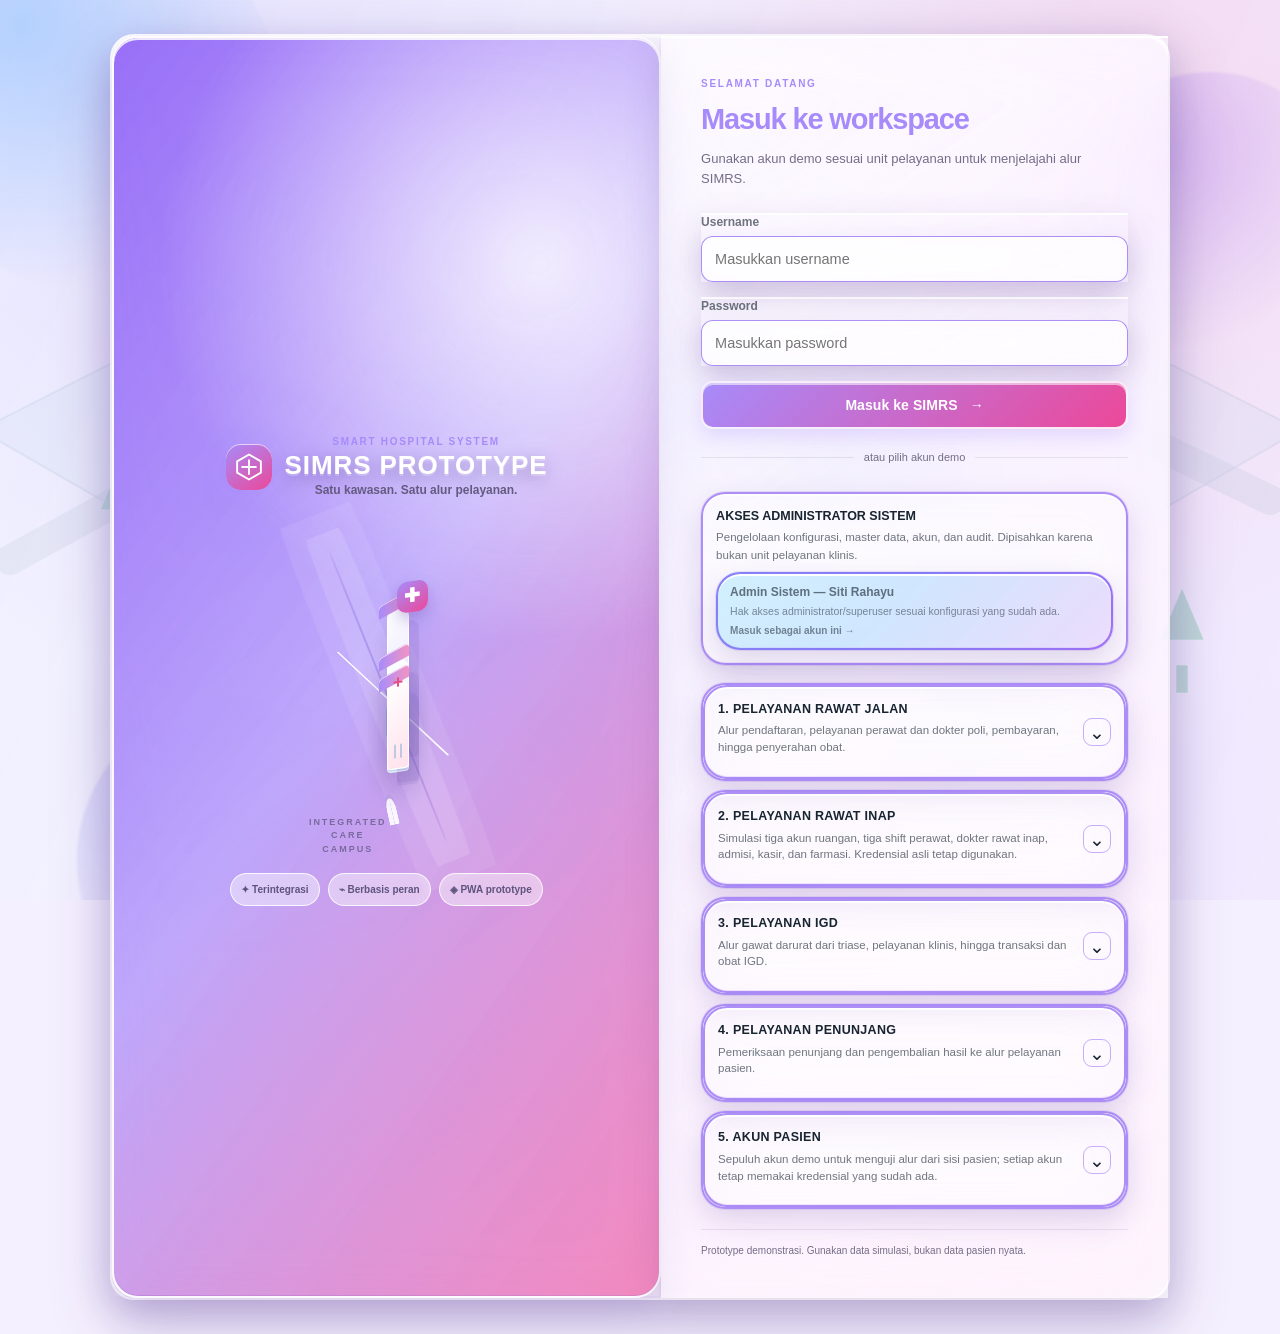
<file: index.html>
<!DOCTYPE html>
<html lang="id">
<head>
<meta charset="UTF-8">
<meta name="viewport" content="width=device-width, initial-scale=1.0, viewport-fit=cover">
<title>SIMRS PROTOTYPE</title>
<meta name="description" content="Prototype sistem informasi manajemen rumah sakit terintegrasi: pendaftaran, poli, laboratorium, farmasi, kasir, dan rekam medis dalam satu alur.">
<meta name="theme-color" content="#8B5CF6">
<meta name="application-version" content="v16.5.27">
<meta name="apple-mobile-web-app-capable" content="yes">
<meta name="apple-mobile-web-app-status-bar-style" content="default">
<meta name="apple-mobile-web-app-title" content="SIMRS PROTOTYPE">
<link rel="manifest" href="manifest.json">
<link rel="icon" href="icon-192.png?v=16.5.27" type="image/png">
<link rel="apple-touch-icon" href="apple-touch-icon.png?v=16.5.27">
<link rel="stylesheet" href="style.css?v=16.5.27">
</head>
<body>
<div class="bg-bubbles" aria-hidden="true">
  <div class="bubble bubble-1"></div>
  <div class="bubble bubble-2"></div>
  <div class="bubble bubble-3"></div>
  <div class="bubble bubble-4"></div>
  <div class="bubble bubble-5"></div>
</div>
<div id="offline-banner" class="offline-banner hidden">Anda sedang offline — data tetap tersimpan di perangkat ini dan akan terlihat kembali saat koneksi pulih.</div>
<!-- PENCARIAN KODE: KAWASAN 3D LATAR GLOBAL — bentuk konseptual, dekoratif, non-interaktif -->
<div id="simrs-campus-backdrop" aria-hidden="true">
<svg viewBox="0 0 1440 900" preserveAspectRatio="xMidYMid slice" xmlns="http://www.w3.org/2000/svg">
 <defs><linearGradient id="campusGlass" x1="0" y1="0" x2="1" y2="1"><stop stop-color="#d8f4ff"/><stop offset="1" stop-color="#a99aff"/></linearGradient></defs>
 <path class="campus-ground" d="M720 95 1380 430 720 810 60 430Z"/>
 <path class="campus-road" d="M90 560 400 390 700 545 1040 350 1350 500 M710 795 710 545 710 260"/>
 <!-- Gedung utama -->
 <g transform="translate(500 220)"><path class="campus-side" d="M0 90 170 0 170 180 0 270Z"/><path class="campus-front" d="M170 0 340 90 340 270 170 180Z"/><path class="campus-roof" d="M0 90 170 0 340 90 170 180Z"/><path fill="url(#campusGlass)" d="M145 55 195 28 240 52 190 80Z"/><path class="campus-window" d="M30 115 65 96 65 125 30 145ZM85 85 120 66 120 96 85 115ZM30 165 65 145 65 175 30 195ZM85 135 120 115 120 145 85 165Z"/><path class="campus-window" d="M205 40 235 56 235 85 205 69ZM260 70 290 86 290 115 260 99ZM205 95 235 111 235 140 205 124ZM260 125 290 141 290 170 260 154Z"/></g>
 <!-- Gedung rawat inap -->
 <g transform="translate(850 330)"><path class="campus-side" d="M0 45 95 0 95 160 0 205Z"/><path class="campus-front" d="M95 0 190 45 190 205 95 160Z"/><path class="campus-roof" d="M0 45 95 0 190 45 95 90Z"/><path class="campus-window" d="M20 58 42 47 42 70 20 81ZM20 100 42 89 42 112 20 123ZM20 142 42 131 42 154 20 165ZM112 31 133 41 133 64 112 54ZM150 49 171 59 171 82 150 72ZM112 73 133 83 133 106 112 96ZM150 91 171 101 171 124 150 114ZM112 115 133 125 133 148 112 138Z"/></g>
 <!-- Gedung IGD -->
 <g transform="translate(300 420)"><path class="campus-side" d="M0 30 75 0 75 105 0 135Z"/><path class="campus-front" d="M75 0 150 30 150 135 75 105Z"/><path class="campus-roof" d="M0 30 75 0 150 30 75 60Z"/><path fill="#fff" d="M65 19h20v24H65z M58 26h34v10H58z"/><path class="campus-window" d="M16 48 36 40 36 62 16 70ZM16 84 36 76 36 98 16 106ZM91 29 112 37 112 59 91 51ZM122 41 140 48 140 70 122 63Z"/></g>
 <!-- Klinik, penunjang dan pepohonan -->
 <g transform="translate(1010 520)"><path class="campus-side" d="M0 25 65 0 65 95 0 120Z"/><path class="campus-front" d="M65 0 130 25 130 120 65 95Z"/><path class="campus-roof" d="M0 25 65 0 130 25 65 50Z"/><path class="campus-window" d="M15 43 35 35 35 55 15 63ZM15 75 35 67 35 87 15 95ZM80 19 100 27 100 47 80 39ZM80 51 100 59 100 79 80 71Z"/></g>
 <g class="campus-tree"><path d="M180 510l22-52 22 52z M196 535h12v28h-12z M1170 290l24-58 24 58z M1188 315h12v28h-12z M420 650l22-52 22 52z M436 675h12v28h-12z M1240 640l22-52 22 52z M1256 665h12v28h-12z"/></g>
</svg></div>

<div id="app"></div>
<div id="modal-root"></div>
<div id="toast-root" class="toast-container"></div>
<div id="print-area" class="print-only"></div>
<script src="qrcode.lib.js"></script>
<script src="theme-system.js?v=16.5.27"></script>
<script src="modules/rawat-inap/core.js?v=16.5.27"></script>
<script src="modules/01-core-store-master.js?v=16.5.27"></script>
<script src="modules/02-navigation-auth-shell.js?v=16.5.27"></script>
<script src="modules/03-patient-app.js?v=16.5.27"></script>
<script src="modules/04-registration-booking.js?v=16.5.27"></script>
<script src="modules/05-outpatient.js?v=16.5.27"></script>
<script src="modules/06-diagnostics-pharmacy-cashier.js?v=16.5.27"></script>
<script src="modules/07-inpatient-medical-records.js?v=16.5.27"></script>
<script src="modules/08-queue-igd-bootstrap.js?v=16.5.27"></script>
<script>
/* PANDUAN PREVIEW LOKAL: browser sering memblokir file JavaScript eksternal dari file://.
   Jika bundle modular tidak berjalan, tampilkan petunjuk, bukan halaman kosong. */
window.addEventListener('load', function () {
  var app = document.getElementById('app');
  if (app && !app.innerHTML.trim()) {
    app.innerHTML = '<main style="max-width:640px;margin:32px auto;padding:24px;border-radius:18px;background:#fff;color:#172033;font:15px/1.6 system-ui,sans-serif;box-shadow:0 12px 40px #14213d22"><h2>SIMRS PROTOTYPE</h2><p>Browser tidak menjalankan modul JavaScript eksternal dari lokasi file lokal ini.</p><p><strong>Untuk uji cepat di Android:</strong> buka <code>preview-local.html</code> dari ZIP ini.</p><p>Untuk penggunaan modular normal, jalankan aplikasi melalui server lokal (localhost) atau hosting HTTPS.</p></main>';
  }
});
</script>
</body>
</html>
</file>
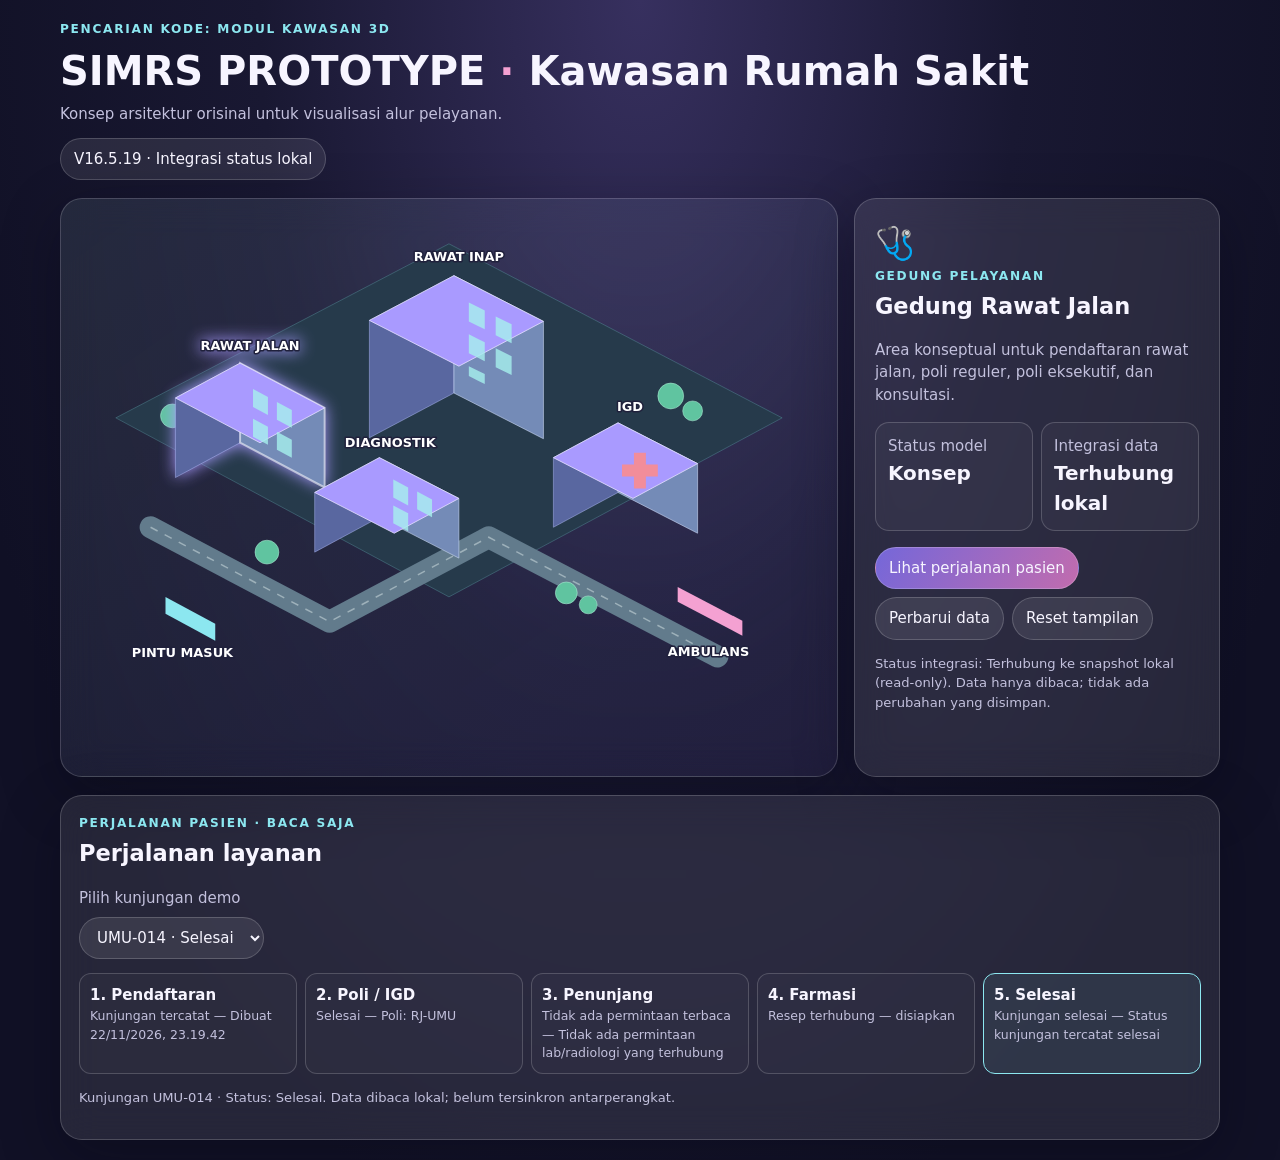
<file: kawasan-3d.html>
<!doctype html>
<html lang="id">
<head>
<meta charset="utf-8"><meta name="viewport" content="width=device-width,initial-scale=1,viewport-fit=cover">
<meta name="color-scheme" content="dark">
<meta name="description" content="Visualisasi konseptual kawasan dan perjalanan pasien SIMRS PROTOTYPE.">
<meta name="theme-color" content="#16152b"><title>Kawasan 3D — SIMRS PROTOTYPE</title>
<style>
:root{color-scheme:dark;--bg:#111126;--panel:rgba(255,255,255,.09);--line:rgba(255,255,255,.18);--cyan:#8ce7f0;--pink:#f4a1d2;--purple:#a99aff}*{box-sizing:border-box}body{margin:0;background:radial-gradient(ellipse at 50% 0,#37305f 0,#191832 42%,var(--bg) 78%);color:#f7f5ff;font:15px/1.5 system-ui,-apple-system,sans-serif}.wrap{max-width:1200px;margin:auto;padding:20px}.top{display:flex;align-items:center;justify-content:space-between;gap:12px;flex-wrap:wrap}.eyebrow{color:var(--cyan);font-size:.76rem;letter-spacing:.14em;font-weight:800}.title{font-size:clamp(1.5rem,4vw,2.5rem);margin:.15rem 0}.muted{color:#c3c1dd}.pill,.btn{border:1px solid var(--line);background:var(--panel);color:inherit;border-radius:999px;padding:9px 13px}.layout{display:grid;grid-template-columns:minmax(0,1.7fr) minmax(260px,.8fr);gap:16px;margin-top:18px}.glass{background:var(--panel);border:1px solid var(--line);border-radius:22px;box-shadow:0 18px 60px #05051155;backdrop-filter:blur(18px)}.scene{padding:10px;overflow:hidden;min-height:480px;display:grid;place-items:center;background:linear-gradient(145deg,#b9e8e51a,#a58cff12)}svg{width:100%;height:auto;max-height:650px}.ground{fill:#263a4b;stroke:#6ebdc2;stroke-opacity:.3}.road{fill:none;stroke:#627b8c;stroke-width:22;stroke-linecap:round;stroke-linejoin:round}.roadline{fill:none;stroke:#d8e5e8;stroke-opacity:.5;stroke-width:1.5;stroke-dasharray:8 8}.building{cursor:pointer;outline:none;transition:filter .2s}.building:hover,.building:focus-visible,.building.active{filter:drop-shadow(0 0 8px #a99aff)}
.building:focus-visible{outline:none;filter:drop-shadow(0 0 12px #fff)}
button,select{font:inherit;min-height:42px}
button:focus-visible,select:focus-visible{outline:3px solid var(--cyan);outline-offset:3px}
@supports not ((backdrop-filter:blur(1px)) or (-webkit-backdrop-filter:blur(1px))){.glass{background:#24233f;border-color:#66658b;box-shadow:none}}
/* Tahap 7: kurangi efek mahal dan hormati preferensi aksesibilitas perangkat. */
@media(prefers-reduced-motion:reduce){*,*::before,*::after{scroll-behavior:auto!important;animation:none!important;transition:none!important}}
@media(forced-colors:active){.glass,.step,.stat,.btn{border:1px solid CanvasText}.building:focus-visible{outline:2px solid Highlight}}
html.low-resource .glass{backdrop-filter:none;-webkit-backdrop-filter:none;box-shadow:0 5px 16px #05051133}
html.low-resource .building{transition:none}
@media(max-width:420px){.wrap{padding:8px}.title{font-size:1.35rem}.scene{padding:4px}.detail{padding:12px}.step{min-width:calc(50% - 8px)}.stats{gap:6px}.stat{padding:9px}.actions .btn{flex:1 1 100%}}.building.active .front{stroke:#fff;stroke-width:2}.roof{fill:#a99aff;stroke:#e6e1ff;stroke-opacity:.8}.side{fill:#5967a0;stroke:#b8c3ff;stroke-opacity:.45}.front{fill:#748bb7;stroke:#d7e4ff;stroke-opacity:.55}.window{fill:#a7f1ee;opacity:.8}.label{fill:#fff;font-size:13px;font-weight:700;paint-order:stroke;stroke:#20213c;stroke-width:3px;stroke-linejoin:round}.trees{fill:#60c4a0;stroke:#b6f4dc;stroke-opacity:.5}.detail{padding:20px}.detail h2{margin:.3rem 0}.detail .icon{font-size:2rem}.stats{display:grid;grid-template-columns:repeat(2,1fr);gap:8px;margin:16px 0}.stat{padding:12px;border:1px solid var(--line);border-radius:14px;background:#ffffff08}.stat b{display:block;font-size:1.25rem}.actions{display:flex;gap:8px;flex-wrap:wrap;margin-top:16px}.btn{cursor:pointer}.btn.primary{background:linear-gradient(120deg,#7567d9,#c16cae);border-color:#ffffff35}.timeline{margin-top:18px;padding:18px}.steps{display:flex;gap:8px;flex-wrap:wrap}.step{flex:1;min-width:110px;border:1px solid var(--line);border-radius:12px;padding:10px;background:#ffffff06}.step.active{border-color:var(--cyan);background:#8ce7f015}.step small{display:block;color:#c3c1dd}.note{font-size:.82rem;color:#c3c1dd;margin-top:14px}@media(max-width:760px){.wrap{padding:12px}.layout{grid-template-columns:1fr}.scene{min-height:0}.detail{padding:16px}.timeline{padding:14px}.top .pill{font-size:.8rem}}
</style></head><body><main class="wrap">
<header class="top"><div><div class="eyebrow">PENCARIAN KODE: MODUL KAWASAN 3D</div><h1 class="title">SIMRS PROTOTYPE <span style="color:var(--pink)">·</span> Kawasan Rumah Sakit</h1><div class="muted">Konsep arsitektur orisinal untuk visualisasi alur pelayanan.</div></div><span class="pill">V16.5.19 · Integrasi status lokal</span></header>
<section class="layout"><div class="glass scene" aria-label="Peta konseptual kawasan rumah sakit 3D"><svg viewBox="0 0 760 560" role="img" aria-label="Model kawasan rumah sakit isometrik. Pilih gedung untuk melihat fungsi." focusable="false">
<defs><linearGradient id="floor" x1="0" y1="0" x2="1" y2="1"><stop stop-color="#36505b"/><stop offset="1" stop-color="#20283f"/></linearGradient></defs>
<path class="ground" d="M380 35 715 210 380 390 45 210Z" fill="url(#floor)"/><path class="road" d="M80 320 260 415 420 330 650 450"/><path class="roadline" d="M80 320 260 415 420 330 650 450"/>
<g class="trees"><circle cx="102" cy="208" r="12"/><circle cx="128" cy="222" r="10"/><circle cx="603" cy="188" r="13"/><circle cx="625" cy="203" r="10"/><circle cx="498" cy="386" r="11"/><circle cx="520" cy="398" r="9"/><circle cx="197" cy="345" r="12"/></g>
<!-- Gedung konseptual dibentuk sendiri; geometri bukan salinan denah rumah sakit tertentu. -->
<g class="building" tabindex="0" role="button" aria-label="Gedung Rawat Jalan" data-id="rj"><path class="side" d="M105 190 170 155 170 235 105 270Z"/><path class="front" d="M170 155 255 200 255 280 170 235Z"/><path class="roof" d="M105 190 190 235 255 200 170 155Z"/><path class="window" d="M183 181 198 189 198 207 183 199ZM207 194 222 202 222 220 207 212ZM183 211 198 219 198 237 183 229ZM207 224 222 232 222 250 207 242Z"/><text class="label" x="180" y="142" text-anchor="middle">RAWAT JALAN</text></g>
<g class="building" tabindex="0" role="button" aria-label="Gedung Rawat Inap" data-id="ri"><path class="side" d="M300 112 385 67 385 185 300 230Z"/><path class="front" d="M385 67 475 113 475 231 385 185Z"/><path class="roof" d="M300 112 390 158 475 113 385 67Z"/><path class="window" d="M400 94 416 102 416 121 400 113ZM427 108 443 116 443 135 427 127ZM400 126 416 134 416 153 400 145ZM427 140 443 148 443 167 427 159ZM400 158 416 166 416 176 400 168Z"/><text class="label" x="390" y="52" text-anchor="middle">RAWAT INAP</text></g>
<g class="building active" tabindex="0" role="button" aria-label="Gedung IGD" data-id="igd"><path class="side" d="M485 250 550 215 550 285 485 320Z"/><path class="front" d="M550 215 630 256 630 326 550 285Z"/><path class="roof" d="M485 250 565 291 630 256 550 215Z"/><path fill="#f28d9a" d="M566 245 578 245 578 257 590 257 590 269 578 269 578 281 566 281 566 269 554 269 554 257 566 257Z"/><text class="label" x="562" y="203" text-anchor="middle">IGD</text></g>
<g class="building" tabindex="0" role="button" aria-label="Gedung Diagnostik Terpadu" data-id="diag"><path class="side" d="M245 285 310 250 310 310 245 345Z"/><path class="front" d="M310 250 390 291 390 351 310 310Z"/><path class="roof" d="M245 285 325 326 390 291 310 250Z"/><path class="window" d="M324 272 339 280 339 298 324 290ZM348 284 363 292 363 310 348 302ZM324 298 339 306 339 324 324 316Z"/><text class="label" x="321" y="239" text-anchor="middle">DIAGNOSTIK</text></g>
<g><path d="M95 390 145 417 145 434 95 407Z" fill="#8ce7f0"/><text class="label" x="112" y="450" text-anchor="middle">PINTU MASUK</text><path d="M610 380 675 414 675 429 610 395Z" fill="#f4a1d2"/><text class="label" x="641" y="449" text-anchor="middle">AMBULANS</text></g>
</svg></div>
<aside class="glass detail" aria-live="polite"><div class="icon" id="unit-icon">🚑</div><div class="eyebrow" id="unit-type">UNIT PELAYANAN</div><h2 id="unit-name">Instalasi Gawat Darurat</h2><p class="muted" id="unit-desc">Akses darurat tersendiri untuk kedatangan pasien gawat darurat dan ambulans.</p><div class="stats"><div class="stat"><span class="muted">Status model</span><b>Konsep</b></div><div class="stat"><span class="muted">Integrasi data</span><b id="sync-state">Belum aktif</b></div></div><div class="actions"><button class="btn primary" id="journey-btn">Lihat perjalanan pasien</button><button class="btn" id="refresh-btn">Perbarui data</button><button class="btn" id="reset-btn">Reset tampilan</button></div><p class="note" id="sync-note">Status integrasi: memeriksa penyimpanan lokal SIMRS. Modul ini hanya membaca data dan tidak menulis perubahan.</p></aside></section>
<section class="glass timeline"><div class="eyebrow">PERJALANAN PASIEN · BACA SAJA</div><h2 style="margin:.3rem 0 1rem">Perjalanan layanan</h2><label for="visit-select" class="muted">Pilih kunjungan demo</label><select id="visit-select" class="btn" style="display:block;max-width:100%;margin:8px 0 14px"><option value="">Tidak ada kunjungan terbaca</option></select><div class="steps" id="steps"><div class="step active" data-stage="registration"><b>1. Pendaftaran</b><small>Belum ada status</small></div><div class="step" data-stage="clinic"><b>2. Poli / IGD</b><small>Belum ada status</small></div><div class="step" data-stage="support"><b>3. Penunjang</b><small>Jika ada permintaan</small></div><div class="step" data-stage="pharmacy"><b>4. Farmasi</b><small>Jika ada resep</small></div><div class="step" data-stage="complete"><b>5. Selesai</b><small>Menunggu status</small></div></div><p class="note" id="journey-note">Data kunjungan hanya dibaca dari localStorage SIMRS pada origin/browser yang sama. Data contoh tidak mewakili pelayanan nyata.</p></section>
</main><script>
/* PENCARIAN KODE: KAWASAN_3D_UNIT_DATA — katalog konseptual orisinal, bukan denah rumah sakit nyata. */
const units={
  rj:{icon:'🩺',type:'GEDUNG PELAYANAN',name:'Gedung Rawat Jalan',desc:'Area konseptual untuk pendaftaran rawat jalan, poli reguler, poli eksekutif, dan konsultasi.'},
  ri:{icon:'🛏️',type:'GEDUNG PERAWATAN',name:'Gedung Rawat Inap',desc:'Area konseptual untuk admisi, ruang perawatan, pemantauan pasien, dan koordinasi antarshift.'},
  igd:{icon:'🚑',type:'UNIT PELAYANAN DARURAT',name:'Instalasi Gawat Darurat',desc:'Akses darurat tersendiri untuk kedatangan pasien gawat darurat dan ambulans.'},
  diag:{icon:'🧪',type:'GEDUNG PENUNJANG',name:'Diagnostik Terpadu',desc:'Area konseptual laboratorium dan radiologi yang terhubung dengan alur kunjungan.'}
};
/* PENCARIAN KODE: KAWASAN_3D_SELECT — seleksi gedung hanya mengubah presentasi. */
const nodes=[...document.querySelectorAll('.building')];
function selectUnit(id){
  // Presentasi saja: pemilihan gedung tidak mengubah status atau data SIMRS.
  const u=units[id];if(!u)return;
  nodes.forEach(n=>{const active=n.dataset.id===id;n.classList.toggle('active',active);n.setAttribute('aria-pressed',String(active));});
  $('unit-icon').textContent=u.icon;$('unit-type').textContent=u.type;$('unit-name').textContent=u.name;$('unit-desc').textContent=u.desc;
}
nodes.forEach(n=>{n.setAttribute('aria-pressed',String(n.classList.contains('active')));n.addEventListener('click',()=>selectUnit(n.dataset.id));n.addEventListener('keydown',e=>{if(e.key==='Enter'||e.key===' '){e.preventDefault();selectUnit(n.dataset.id)}})});

/* PENCARIAN KODE: SIMRS_READ_ONLY_ADAPTER — membaca snapshot simrs_db_v1; tidak pernah menulis ke penyimpanan. */
const DB_KEY='simrs_db_v1';
let visitsCache=[];
const $=id=>document.getElementById(id);
function safeDate(value){if(!value)return 0;const n=Date.parse(value);return Number.isFinite(n)?n:0;}
function readSnapshot(){
  // Lindungi rendering dari JSON rusak, penyimpanan diblokir, atau skema yang tidak sesuai.
  try{
    const raw=localStorage.getItem(DB_KEY);
    if(!raw)return {ok:false,reason:'Database demo belum ditemukan pada browser/origin ini.',data:null};
    const data=JSON.parse(raw);
    if(!data||typeof data!=='object'||!Array.isArray(data.visits))return {ok:false,reason:'Format data SIMRS tidak dikenali; data tidak diubah.',data:null};
    return {ok:true,reason:'Terhubung ke snapshot lokal (read-only).',data:data};
  }catch(err){return {ok:false,reason:'Penyimpanan tidak dapat dibaca. Periksa izin browser atau data demo.',data:null};}
}
function labelStatus(status){
  const labels={terjadwal:'Terjadwal',checked_in:'Check-in',menunggu_screening:'Menunggu screening',screening:'Screening',menunggu_poli:'Menunggu poli',menunggu_dokter:'Menunggu dokter',dipanggil:'Dipanggil',diperiksa:'Sedang diperiksa',menunggu_review:'Menunggu review dokter',menunggu_penunjang:'Menunggu penunjang',menunggu_lab:'Menunggu hasil laboratorium',menunggu_farmasi:'Menunggu farmasi',obat_siap:'Obat siap diambil',menunggu_bayar:'Menunggu pembayaran',selesai:'Selesai',dibatalkan:'Dibatalkan',batal:'Dibatalkan',tidak_hadir:'Tidak hadir',menunggu:'Menunggu',diterima:'Diterima',diproses:'Diproses',siap_diambil:'Siap diambil',diambil:'Sudah diambil'};
  return labels[status]||status||'Belum tercatat';
}
/* PENCARIAN KODE: STAGE6_STATUS_MAPPING — status perjalanan diturunkan dari status kunjungan dan permintaan yang benar-benar tersimpan. */
function statusIndex(v,hasRx,hasSupport){
  const s=String(v.status||'').toLowerCase();
  if(['selesai','complete','completed'].includes(s))return 4;
  if(['menunggu_farmasi','obat_siap'].includes(s)||hasRx&&['menunggu_farmasi','obat_siap'].includes(s))return 3;
  if(['menunggu_lab','menunggu_penunjang'].includes(s)||hasSupport)return 2;
  if(['checked_in','menunggu_screening','screening','menunggu_dokter','menunggu_poli','dipanggil','diperiksa','menunggu_review','menunggu_bayar'].includes(s))return 1;
  return 0;
}
function relatedCareRequests(data,visitId){
  return (Array.isArray(data.careRequests)?data.careRequests:[]).filter(r=>r&&r.sourceVisitId===visitId&&r.status!=='ditolak');
}
function renderJourney(){
  const chosen=visitsCache.find(v=>String(v.id)===String($('visit-select').value))||null;
  const allSteps=[...document.querySelectorAll('[data-stage]')];
  if(!chosen){allSteps.forEach((el,i)=>{el.classList.toggle('active',i===0);el.querySelector('small').textContent='Belum ada kunjungan dipilih';});$('journey-note').textContent='Pilih kunjungan untuk membaca status. Modul ini tidak membuat atau mengubah data pasien.';return;}
  const snap=readSnapshot(),data=snap.data||{};
  const prescriptions=Array.isArray(data.prescriptions)?data.prescriptions:[];
  const rx=prescriptions.filter(r=>r&&(r.visitId===chosen.id||r.id===chosen.resepId));
  const requests=relatedCareRequests(data,chosen.id);
  const lab=!!(chosen.labRequest&&chosen.labRequest.status&&chosen.labRequest.status!=='ditolak')||requests.some(r=>r.destination==='lab');
  const rad=!!(chosen.radiologyRequest&&chosen.radiologyRequest.status&&chosen.radiologyRequest.status!=='ditolak')||requests.some(r=>r.destination==='radiologi');
  const supportCount=Number(lab)+Number(rad);
  const active=statusIndex(chosen,rx.length>0,supportCount>0);
  const steps=[
    {label:'Kunjungan tercatat',detail:chosen.createdAt?'Dibuat '+new Date(chosen.createdAt).toLocaleString('id-ID'):'Data pendaftaran tersedia'},
    {label:labelStatus(chosen.status),detail:chosen.poliId?'Poli: '+String(chosen.poliId):(chosen.unit||'Unit belum tercatat')},
    {label:supportCount?'Permintaan penunjang tercatat':'Tidak ada permintaan terbaca',detail:(lab?'Laboratorium':'')+(lab&&rad?' · ':'')+(rad?'Radiologi':'')||'Tidak ada permintaan lab/radiologi yang terhubung'},
    {label:rx.length?'Resep terhubung':'Belum ada resep terhubung',detail:rx.length?rx.map(r=>labelStatus(r.status)).join(', '):'Resep tidak diasumsikan ada'},
    {label:active===4?'Kunjungan selesai':'Belum selesai',detail:active===4?'Status kunjungan tercatat selesai':'Mengikuti status kunjungan yang tersimpan'}
  ];
  allSteps.forEach((el,i)=>{el.classList.toggle('active',i===active);el.querySelector('b').textContent=(i+1)+'. '+['Pendaftaran','Poli / IGD','Penunjang','Farmasi','Selesai'][i];el.querySelector('small').textContent=steps[i].label+' — '+steps[i].detail;});
  /* Hindari menampilkan nama pasien pada modul kawasan; cukup identitas kunjungan demo. */
  $('journey-note').textContent='Kunjungan '+String(chosen.noAntrian||chosen.id)+' · Status: '+labelStatus(chosen.status)+'. Data dibaca lokal; belum tersinkron antarperangkat.';
  const unit=String(chosen.unit||'').toLowerCase();selectUnit(unit==='igd'?'igd':unit.includes('inap')?'ri':unit==='rawat-jalan'?'rj':'rj');
}
function refreshSnapshot(){
  const result=readSnapshot(),select=$('visit-select'),previous=select.value;visitsCache=[];
  if(!result.ok){select.innerHTML='<option value="">Tidak ada kunjungan terbaca</option>';$('sync-state').textContent='Tidak tersedia';$('sync-note').textContent='Status integrasi: '+result.reason;renderJourney();return;}
  const data=result.data;
  visitsCache=data.visits.filter(v=>v&&typeof v==='object'&&v.id!==undefined&&v.id!==null).slice().sort((a,b)=>safeDate(b.updatedAt||b.createdAt)-safeDate(a.updatedAt||a.createdAt));
  select.replaceChildren();
  if(!visitsCache.length){const o=document.createElement('option');o.value='';o.textContent='Belum ada kunjungan';select.appendChild(o);}
  else visitsCache.forEach(v=>{const o=document.createElement('option');o.value=String(v.id);o.textContent=String(v.noAntrian||v.id)+' · '+labelStatus(v.status);select.appendChild(o);});
  if(visitsCache.some(v=>String(v.id)===String(previous)))select.value=previous;
  $('sync-state').textContent='Terhubung lokal';$('sync-note').textContent='Status integrasi: '+result.reason+' Data hanya dibaca; tidak ada perubahan yang disimpan.';
  renderJourney();
}
$('visit-select').addEventListener('change',renderJourney);
$('refresh-btn').addEventListener('click',refreshSnapshot);
$('journey-btn').addEventListener('click',()=>{refreshSnapshot();$('steps').scrollIntoView({behavior:'smooth',block:'center'});});
$('reset-btn').addEventListener('click',()=>{selectUnit('igd');$('visit-select').selectedIndex=0;renderJourney();});
/* PENCARIAN KODE: STAGE6_LIFECYCLE — refresh hanya saat halaman aktif atau database berubah. */
// Tahap 7: perangkat berdaya rendah memakai efek visual ringan; preferensi reduced-motion dihormati oleh CSS.
try{if((navigator.deviceMemory&&navigator.deviceMemory<=2)||navigator.connection&&navigator.connection.saveData)document.documentElement.classList.add('low-resource');}catch(_resourceCheckError){/* API perangkat opsional; lanjutkan dengan default aman. */}
window.addEventListener('focus',refreshSnapshot);
window.addEventListener('pageshow',refreshSnapshot);
window.addEventListener('storage',e=>{if(e.key===DB_KEY||e.key===null)refreshSnapshot();});
refreshSnapshot();
</script></body></html>
</file>
<file: style.css>
:root{
  --ink:#182430; --ink-soft:rgba(24,36,48,.62); --ink-faint:rgba(24,36,48,.14); --ink-hair:rgba(24,36,48,.09);
  --paper:#F4F7FF; --panel:#FFFFFF;
  --accent:#168BFF; --accent-2:#7C3AED;
  --clinical:#2563EB; --clinical-dark:#1D4ED8; --clinical-tint:rgba(59,130,246,.15);
  --amber:#B8722A; --amber-tint:rgba(184,114,42,.17);
  --brick:#9A3324; --brick-tint:rgba(154,51,36,.15);
  --sage:#4C7A57; --sage-tint:rgba(76,122,87,.17);
  --slate:#3A5A78; --slate-tint:rgba(58,90,120,.15);
  --plum:#6B4C6B; --plum-tint:rgba(107,76,107,.15);
  --radius-xl:28px; --radius-lg:22px; --radius:16px; --radius-sm:12px; --radius-pill:999px;
  --font-ui:'SamsungOne','SamsungOne-Regular',-apple-system,BlinkMacSystemFont,"Segoe UI",Roboto,Helvetica,Arial,sans-serif;
  --font-mono:ui-monospace,"SF Mono","Cascadia Code","Roboto Mono",Consolas,monospace;
  --sidebar-w:252px;
  --glass-bg:rgba(255,255,255,.52); --glass-bg-strong:rgba(255,255,255,.74);
  --glass-border:rgba(255,255,255,.86); --glass-border-soft:rgba(74,139,255,.22);
  --glass-blur:24px;
  --shadow-float:0 10px 34px rgba(20,32,44,.14), inset 0 1px 0 rgba(255,255,255,.55);
  --shadow-pop:0 16px 44px rgba(20,32,44,.20), inset 0 1px 0 rgba(255,255,255,.6);
}
*,*::before,*::after{box-sizing:border-box}
html,body{height:100%}
body{isolation:isolate}
body{
  margin:0;font-family:var(--font-ui);color:var(--ink);font-size:15px;line-height:1.5;-webkit-font-smoothing:antialiased;
  background-color:var(--paper);
  background-image:
    radial-gradient(circle at 12% 8%, rgba(22,139,255,.24), transparent 42%),
    radial-gradient(circle at 88% 12%, rgba(124,58,237,.19), transparent 40%),
    radial-gradient(circle at 82% 88%, rgba(139,92,246,.12), transparent 42%),
    radial-gradient(circle at 8% 92%, rgba(59,130,246,.14), transparent 42%),
    linear-gradient(160deg, #EEF5FF 0%, #F5F7FC 55%, #F6F1FC 100%);
  background-attachment:fixed;background-size:cover;
}
/* =====================================================================
   PENCARIAN KODE: KAWASAN 3D LATAR GLOBAL
   Ilustrasi isometrik ringan sebagai identitas visual di login dan aplikasi.
   Murni dekoratif: tidak mengubah state, data, navigasi, atau autentikasi.
   ===================================================================== */
#simrs-campus-backdrop{position:fixed;inset:0;z-index:0;pointer-events:none;overflow:hidden;opacity:.18;}
#simrs-campus-backdrop svg{width:100%;height:100%;display:block;}
#simrs-campus-backdrop .campus-ground{fill:#a9c8db;fill-opacity:.35;stroke:#7c9cb8;stroke-opacity:.38;stroke-width:2}
#simrs-campus-backdrop .campus-road{fill:none;stroke:#8ba3b8;stroke-width:30;stroke-linecap:round;stroke-linejoin:round;stroke-opacity:.36}
#simrs-campus-backdrop .campus-roof{fill:#a99aff;stroke:#fff;stroke-opacity:.65;stroke-width:1.5}
#simrs-campus-backdrop .campus-front{fill:#6e91b5;stroke:#fff;stroke-opacity:.65;stroke-width:1.5}
#simrs-campus-backdrop .campus-side{fill:#496a91;stroke:#fff;stroke-opacity:.45;stroke-width:1.5}
#simrs-campus-backdrop .campus-window{fill:#c7f5f3;fill-opacity:.9}
#simrs-campus-backdrop .campus-tree{fill:#68b99a;stroke:#e1fff2;stroke-opacity:.55}
.login-wrap{position:relative;isolation:isolate;z-index:1;}
#app{position:relative;z-index:1}
body:has(.login-wrap) #simrs-campus-backdrop{opacity:.48}
.login-wrap::before{content:"";position:fixed;inset:0;z-index:-1;pointer-events:none;background:linear-gradient(115deg,rgba(233,244,255,.34),rgba(246,235,255,.26));}
@media(prefers-reduced-motion:reduce){#simrs-campus-backdrop *{animation:none!important;transition:none!important}}
@media(max-width:600px){#simrs-campus-backdrop{opacity:.13}}

/* ---------- bubble kaca mengambang (dekoratif, lapisan paling belakang) ---------- */
.bg-bubbles{position:fixed;inset:0;overflow:hidden;z-index:-1;pointer-events:none}
.bubble{position:absolute;border-radius:50%;filter:blur(1px);will-change:transform}
.bubble-1{width:380px;height:380px;left:-100px;top:-90px;
  background:radial-gradient(circle at 32% 30%, rgba(22,139,255,.38), rgba(22,139,255,0) 72%);
  animation:floatBubble 22s ease-in-out infinite}
.bubble-2{width:280px;height:280px;right:-70px;top:8%;
  background:radial-gradient(circle at 32% 30%, rgba(184,114,42,.42), rgba(184,114,42,0) 72%);
  animation:floatBubble 27s ease-in-out infinite;animation-delay:-4s}
.bubble-3{width:320px;height:320px;left:6%;bottom:-120px;
  background:radial-gradient(circle at 32% 30%, rgba(58,90,120,.4), rgba(58,90,120,0) 72%);
  animation:floatBubble 20s ease-in-out infinite;animation-delay:-11s}
.bubble-4{width:220px;height:220px;right:12%;bottom:6%;
  background:radial-gradient(circle at 32% 30%, rgba(124,58,237,.24), rgba(124,58,237,0) 72%);
  animation:floatBubble 25s ease-in-out infinite;animation-delay:-16s}
.bubble-5{width:190px;height:190px;left:48%;top:36%;
  background:radial-gradient(circle at 32% 30%, rgba(107,76,107,.32), rgba(107,76,107,0) 72%);
  animation:floatBubble 30s ease-in-out infinite;animation-delay:-7s}
@keyframes floatBubble{
  0%,100%{transform:translate(0,0) scale(1)}
  33%{transform:translate(22px,-26px) scale(1.06)}
  66%{transform:translate(-16px,18px) scale(.96)}
}
@media (prefers-reduced-motion: reduce){ .bubble{animation:none} }
@media (max-width:600px){
  .bubble-1{width:260px;height:260px} .bubble-2{width:190px;height:190px}
  .bubble-3{width:220px;height:220px} .bubble-4{width:150px;height:150px} .bubble-5{width:130px;height:130px}
}
.hidden{display:none !important}
h1,h2,h3{margin:0;font-weight:800;letter-spacing:-.02em}
h1{font-size:20px} h2{font-size:16.5px;font-weight:700} h3{font-size:14px;font-weight:700}
p{margin:0 0 8px}
a{color:var(--accent);text-decoration:none}
button{font-family:inherit}
::selection{background:var(--clinical-tint)}
.mono{font-family:var(--font-mono)}
.hint{font-size:12px;color:var(--ink-soft);margin-top:4px}

/* ---------- glass helper (used by panels, sidebar, topbar, sheets…) ---------- */
.panel,.sidebar,.topbar,.stat,.queue-board-item,.login-panel,.modal,.bottom-tabbar,.bottom-sheet,.ticket,.queue-list-item{
  background:var(--glass-bg);
  -webkit-backdrop-filter:blur(var(--glass-blur)) saturate(170%);
  backdrop-filter:blur(var(--glass-blur)) saturate(170%);
  border:1px solid var(--glass-border);
}

/* ---------- buttons ---------- */
.btn{display:inline-flex;align-items:center;justify-content:center;gap:7px;border-radius:var(--radius-pill);border:1px solid transparent;
  padding:10px 18px;font-size:14px;font-weight:700;cursor:pointer;transition:transform .1s,background .12s,border-color .12s;white-space:nowrap;line-height:1.2}
.btn:active{transform:scale(.97)}
.btn-primary{background:var(--accent);color:#fff;box-shadow:0 4px 14px rgba(14,92,86,.32),inset 0 1px 0 rgba(255,255,255,.35)}
.btn-primary:hover{background:var(--clinical-dark)}
.btn-outline{background:var(--glass-bg);backdrop-filter:blur(14px);-webkit-backdrop-filter:blur(14px);border-color:var(--glass-border);color:var(--ink);box-shadow:inset 0 1px 0 rgba(255,255,255,.4)}
.btn-outline:hover{border-color:rgba(14,92,86,.4)}
.btn-ghost{background:transparent;color:var(--ink-soft);border:none}
.btn-ghost:hover{background:rgba(24,36,48,.06);color:var(--ink)}
.btn-danger{background:var(--brick);color:#fff;box-shadow:0 4px 14px rgba(154,51,36,.3),inset 0 1px 0 rgba(255,255,255,.3)}
.btn-danger:hover{background:#7d2a1d}
.btn-success{background:var(--sage);color:#fff;box-shadow:0 4px 14px rgba(76,122,87,.3),inset 0 1px 0 rgba(255,255,255,.3)}
.btn-success:hover{background:#3d6547}
.btn-sm{padding:7px 13px;font-size:13px}
.btn-block{width:100%}
.btn[disabled]{opacity:.45;cursor:not-allowed}
.btn-icon{width:36px;height:36px;padding:0;flex:none;border-radius:50%}

/* ---------- forms ---------- */
.field{margin-bottom:14px}
.field label{display:block;font-size:12.5px;font-weight:700;color:var(--ink-soft);margin-bottom:5px}
input,select,textarea{
  width:100%;padding:11px 13px;border:1px solid var(--glass-border-soft);border-radius:var(--radius-sm);
  background:rgba(255,255,255,.72);backdrop-filter:blur(10px);-webkit-backdrop-filter:blur(10px);
  color:var(--ink);font-size:14.5px;font-family:inherit}
input:focus,select:focus,textarea:focus{outline:2px solid var(--accent);outline-offset:1px;border-color:var(--accent);background:rgba(255,255,255,.92)}
textarea{resize:vertical;min-height:64px}
.field-row{display:grid;grid-template-columns:1fr 1fr;gap:12px}
.field-row3{display:grid;grid-template-columns:1fr 1fr 1fr;gap:12px}
.checkbox-row{display:flex;align-items:center;gap:8px;font-size:14px}
.checkbox-row input{width:17px;height:17px;flex:none}
@media(max-width:600px){.field-row,.field-row3{grid-template-columns:1fr}}

/* ---------- app shell ---------- */
.app-shell{display:flex;min-height:100vh}
.sidebar{width:var(--sidebar-w);flex:none;color:var(--ink);display:flex;flex-direction:column;position:fixed;top:14px;left:14px;bottom:14px;z-index:40;
  border-radius:var(--radius-xl);box-shadow:var(--shadow-float);overflow:hidden}
.brand{display:flex;align-items:center;gap:10px;padding:18px 16px;border-bottom:1px solid var(--ink-hair)}
.brand-mark{width:34px;height:34px;border-radius:11px;background:linear-gradient(150deg,var(--accent),var(--accent-2));position:relative;flex:none;box-shadow:inset 0 1px 0 rgba(255,255,255,.5),0 3px 8px rgba(14,92,86,.35)}
.brand-mark::before,.brand-mark::after{content:"";position:absolute;background:#fff;border-radius:2px}
.brand-mark::before{left:15px;right:15px;top:8px;bottom:8px}
.brand-mark::after{top:15px;bottom:15px;left:8px;right:8px}
.brand-text .t1{font-size:14px;font-weight:800;line-height:1.15;color:var(--ink)}
.brand-text .t2{font-size:11px;color:var(--ink-soft)}
.nav{flex:1;overflow-y:auto;padding:10px 10px}
.nav-item{display:flex;align-items:center;gap:11px;padding:11px 13px;border-radius:var(--radius-pill);color:var(--ink-soft);
  font-size:14px;font-weight:700;cursor:pointer;margin-bottom:3px;border:none;background:none;width:100%;text-align:left}
.nav-item .ic{width:20px;text-align:center;flex:none;font-size:16px}
.nav-item:hover{background:rgba(24,36,48,.06);color:var(--ink)}
.nav-item.active{background:var(--accent);color:#fff;box-shadow:0 4px 14px rgba(14,92,86,.35),inset 0 1px 0 rgba(255,255,255,.3)}
.sidebar-user{padding:14px 16px;border-top:1px solid var(--ink-hair)}
.sidebar-user .name{font-size:13.5px;font-weight:800;color:var(--ink)}
.sidebar-user .role{font-size:11.5px;color:var(--ink-soft);margin-bottom:10px}

.main-area{flex:1;margin-left:calc(var(--sidebar-w) + 28px);display:flex;flex-direction:column;min-width:0;padding-right:14px}
.topbar{display:flex;align-items:center;justify-content:space-between;gap:12px;padding:14px 20px;margin:14px 0 18px;
  border-radius:var(--radius-xl);box-shadow:var(--shadow-float);position:sticky;top:14px;z-index:20}
.topbar-right{display:flex;align-items:center;gap:10px}
.avatar-btn{width:38px;height:38px;border-radius:50%;background:linear-gradient(150deg,var(--accent),var(--accent-2));color:#fff;
  border:1px solid rgba(255,255,255,.5);font-weight:800;font-size:15px;cursor:pointer;box-shadow:0 4px 12px rgba(14,92,86,.3),inset 0 1px 0 rgba(255,255,255,.4)}
.content{padding:0 6px 32px;flex:1}
.page-head{display:flex;align-items:flex-start;justify-content:space-between;gap:12px;margin-bottom:18px;flex-wrap:wrap}

/* ---------- panels / tables ---------- */
.panel{border-radius:var(--radius-xl);margin-bottom:18px;box-shadow:var(--shadow-float)}
.panel-head{display:flex;align-items:center;justify-content:space-between;gap:10px;padding:15px 18px;border-bottom:1px solid var(--ink-hair);flex-wrap:wrap}
.panel-head h2{display:flex;align-items:center;gap:8px}
.panel-body{padding:18px}
.grid{display:grid;gap:14px}
.grid-4{grid-template-columns:repeat(4,1fr)}
.grid-3{grid-template-columns:repeat(3,1fr)}
.grid-2{grid-template-columns:repeat(2,1fr)}
@media(max-width:960px){.grid-4{grid-template-columns:repeat(2,1fr)}.grid-3{grid-template-columns:repeat(2,1fr)}}
@media(max-width:600px){.grid-4,.grid-3,.grid-2{grid-template-columns:1fr}}

.stat{border-radius:var(--radius-lg);padding:16px 17px;box-shadow:var(--shadow-float)}
.stat .lbl{font-size:12.5px;color:var(--ink-soft);font-weight:700;margin-bottom:6px}
.stat .val{font-family:var(--font-mono);font-size:27px;font-weight:700;letter-spacing:-.02em}
.stat .sub{font-size:12px;color:var(--ink-soft);margin-top:3px}

.table-wrap{overflow-x:auto}
table{width:100%;border-collapse:collapse;font-size:14px}
th{text-align:left;font-size:11.5px;color:var(--ink-soft);font-weight:800;padding:10px 12px;border-bottom:1px solid var(--ink-faint);white-space:nowrap}
td{padding:12px;border-bottom:1px solid var(--ink-hair);vertical-align:middle}
tr:last-child td{border-bottom:none}
.tr-click{cursor:pointer}
.tr-click:hover{background:rgba(14,92,86,.08)}

/* ---------- badges / tags ---------- */
.badge{display:inline-flex;align-items:center;gap:5px;padding:5px 12px;border-radius:var(--radius-pill);font-size:12px;font-weight:800;white-space:nowrap;border:1px solid rgba(255,255,255,.5)}
.badge::before{content:"";width:6px;height:6px;border-radius:50%;background:currentColor}
.badge-amber{background:var(--amber-tint);color:var(--amber)}
.badge-clinical{background:var(--clinical-tint);color:var(--clinical)}
.badge-brick{background:var(--brick-tint);color:var(--brick)}
.badge-sage{background:var(--sage-tint);color:var(--sage)}
.badge-slate{background:var(--slate-tint);color:var(--slate)}
.badge-plum{background:var(--plum-tint);color:var(--plum)}
.poli-tag{display:inline-flex;align-items:center;gap:6px;font-size:13px;font-weight:700}
.poli-dot{width:8px;height:8px;border-radius:50%;flex:none}

/* ---------- tabs ---------- */
.tabs{display:flex;gap:4px;margin-bottom:16px;overflow-x:auto;background:var(--glass-bg);backdrop-filter:blur(var(--glass-blur));-webkit-backdrop-filter:blur(var(--glass-blur));
  border:1px solid var(--glass-border);border-radius:var(--radius-pill);padding:5px;box-shadow:var(--shadow-float);width:fit-content;max-width:100%}
.tab{padding:9px 16px;font-size:13.5px;font-weight:700;color:var(--ink-soft);background:none;border:none;cursor:pointer;white-space:nowrap;border-radius:var(--radius-pill)}
.tab.active{color:#fff;background:var(--accent);box-shadow:0 3px 10px rgba(14,92,86,.3)}

/* ---------- queue ticket / hero numbers ---------- */
.ticket{background:linear-gradient(150deg,var(--clinical-dark),var(--accent));color:#fff;border-radius:var(--radius-xl);padding:26px;text-align:center;
  box-shadow:var(--shadow-pop);border:1px solid rgba(255,255,255,.25)}
.ticket .lbl{font-size:12.5px;color:rgba(255,255,255,.7);font-weight:700;margin-bottom:8px;letter-spacing:.02em}
.ticket .num{font-family:var(--font-mono);font-size:54px;font-weight:700;letter-spacing:.02em;line-height:1}
.ticket .meta{margin-top:10px;font-size:13.5px;color:rgba(255,255,255,.88)}
.queue-board-item{border-radius:var(--radius-lg);padding:16px;box-shadow:var(--shadow-float)}
.queue-board-item .num{font-family:var(--font-mono);font-size:36px;font-weight:700}
.queue-board-item.calling{border-color:rgba(184,114,42,.5);background:var(--amber-tint)}

/* ---------- alerts / empty ---------- */
.alert{display:flex;gap:10px;padding:13px 15px;border-radius:var(--radius);font-size:13.5px;margin-bottom:14px;border:1px solid transparent}
.alert-info{background:var(--slate-tint);color:var(--slate);border-color:rgba(58,90,120,.25)}
.alert-warning{background:var(--amber-tint);color:var(--amber);border-color:rgba(184,114,42,.3)}
.alert-danger{background:var(--brick-tint);color:var(--brick);border-color:rgba(154,51,36,.3)}
.empty{text-align:center;padding:38px 20px;color:var(--ink-soft)}
.empty .big{font-size:28px;margin-bottom:8px}
.allergy-flag{display:inline-flex;align-items:center;gap:6px;background:var(--brick-tint);color:var(--brick);padding:7px 13px;border-radius:var(--radius-pill);font-size:13px;font-weight:800;margin-bottom:12px;border:1px solid rgba(154,51,36,.2)}

/* ---------- search ---------- */
.search-row{display:flex;gap:10px;margin-bottom:14px}
.search-row input{flex:1}

/* ---------- modal / bottom sheet / toast ---------- */
.modal-overlay{position:fixed;inset:0;background:rgba(15,20,25,.4);display:flex;align-items:center;justify-content:center;z-index:100;padding:16px}
.modal{border-radius:var(--radius-xl);max-width:520px;width:100%;max-height:88vh;overflow-y:auto;box-shadow:var(--shadow-pop)}
.modal-head{display:flex;align-items:center;justify-content:space-between;padding:17px 19px;border-bottom:1px solid var(--ink-hair)}
.modal-body{padding:19px}

.sheet-overlay{position:fixed;inset:0;background:rgba(15,20,25,.38);z-index:100;display:flex;align-items:flex-end;justify-content:center}
.bottom-sheet{background:var(--glass-bg-strong);width:100%;max-width:480px;border-radius:26px 26px 0 0;padding:10px 16px 26px;box-shadow:0 -14px 40px rgba(20,32,44,.22),inset 0 1px 0 rgba(255,255,255,.55);border-bottom:none}
.sheet-handle{width:36px;height:4px;background:var(--ink-faint);border-radius:99px;margin:6px auto 16px}
.sheet-item{display:flex;align-items:center;gap:13px;width:100%;text-align:left;padding:14px 12px;border:none;background:none;font-size:15px;font-weight:700;color:var(--ink);border-radius:16px}
.sheet-item .ic{width:22px;text-align:center;font-size:17px}
.sheet-item:active,.sheet-item:hover{background:rgba(14,92,86,.08)}

.toast-container{position:fixed;bottom:100px;right:18px;z-index:200;display:flex;flex-direction:column;gap:8px}
.toast{background:rgba(24,36,48,.9);backdrop-filter:blur(16px);-webkit-backdrop-filter:blur(16px);color:#fff;padding:12px 18px;border-radius:var(--radius-pill);font-size:13.5px;box-shadow:0 8px 24px rgba(0,0,0,.25);animation:toastin .15s ease-out;max-width:320px}
.toast.success{background:rgba(76,122,87,.92)}
.toast.danger{background:rgba(154,51,36,.92)}
.toast.warning{background:rgba(184,114,42,.92)}
@keyframes toastin{from{opacity:0;transform:translateY(6px)}to{opacity:1;transform:translateY(0)}}

/* ---------- login ---------- */
.login-wrap{min-height:100vh;display:flex;align-items:center;justify-content:center;padding:20px}
.login-panel{border-radius:var(--radius-xl);max-width:420px;width:100%;overflow:hidden;box-shadow:var(--shadow-pop)}
.login-hero{background:linear-gradient(150deg,var(--accent),var(--clinical-dark));color:#fff;padding:28px 26px 22px;border-bottom:1px solid rgba(255,255,255,.2)}
.login-emblem{width:42px;height:42px;border-radius:13px;background:rgba(255,255,255,.18);border:1px solid rgba(255,255,255,.4);position:relative;margin-bottom:14px;backdrop-filter:blur(6px)}
.login-emblem::before,.login-emblem::after{content:"";position:absolute;background:#fff;border-radius:2px}
.login-emblem::before{left:18px;right:18px;top:10px;bottom:10px}
.login-emblem::after{top:18px;bottom:18px;left:10px;right:10px}
.login-hero h1{font-size:19px}
.login-hero .sub{font-size:13px;color:rgba(255,255,255,.78);margin-top:3px}
.login-hero .ticket-hint{font-family:var(--font-mono);font-size:12.5px;color:rgba(255,255,255,.55);margin-top:18px;letter-spacing:.03em}
.login-body{padding:22px 26px 26px}
.login-divider{display:flex;align-items:center;gap:10px;margin:18px 0 12px;color:var(--ink-soft);font-size:12px}
.login-divider::before,.login-divider::after{content:"";flex:1;height:1px;background:var(--ink-hair)}
.chip-row{display:flex;flex-wrap:wrap;gap:7px}
.chip{border:1px solid var(--glass-border-soft);background:rgba(255,255,255,.55);backdrop-filter:blur(10px);-webkit-backdrop-filter:blur(10px);border-radius:var(--radius-pill);padding:7px 14px;font-size:12.5px;font-weight:700;cursor:pointer;color:var(--ink-soft)}
.chip:hover{border-color:var(--accent);color:var(--accent)}
.login-error{background:var(--brick-tint);color:var(--brick);padding:10px 13px;border-radius:var(--radius);font-size:13px;margin-bottom:14px;border:1px solid rgba(154,51,36,.25)}

/* ---------- offline banner / patient history ---------- */
.offline-banner{background:var(--amber);color:#fff;text-align:center;font-size:13px;font-weight:700;padding:8px;position:sticky;top:0;z-index:50}
.history-item{border-left:3px solid var(--accent);padding:10px 0 10px 14px;margin-bottom:10px}
.history-item .when{font-size:12px;color:var(--ink-soft);font-family:var(--font-mono)}

/* ---------- split layout (poli / farmasi / kasir style pages) ---------- */
.split-2{display:grid;grid-template-columns:340px 1fr;align-items:start;gap:14px}
@media(max-width:880px){.split-2{grid-template-columns:1fr}}
.queue-list-item{display:flex;align-items:center;justify-content:space-between;gap:8px;padding:12px 13px;border-radius:var(--radius-lg);margin-bottom:9px;cursor:pointer;box-shadow:var(--shadow-float)}
.queue-list-item:hover{border-color:rgba(14,92,86,.4)}
.queue-list-item.active{border-color:var(--accent);background:var(--clinical-tint)}
.queue-list-item.urgent{border-color:var(--brick);background:var(--brick-tint)}
.queue-list-item .flag-btn{background:none;border:none;cursor:pointer;font-size:15px;padding:4px;flex:none;opacity:.55}
.queue-list-item .flag-btn.on{opacity:1}

/* ---------- Beranda: kartu aksi cepat ---------- */
.hello-bar{display:flex;align-items:center;justify-content:space-between;flex-wrap:wrap;gap:10px;margin-bottom:16px}
.hello-bar h1{font-size:19px}
.action-grid{display:grid;grid-template-columns:repeat(auto-fill,minmax(136px,1fr));gap:12px;margin-bottom:18px}
.action-card{display:flex;flex-direction:column;align-items:center;gap:8px;padding:20px 12px;border-radius:var(--radius-lg);
  cursor:pointer;text-align:center;box-shadow:var(--shadow-float);border:1px solid var(--glass-border);background:var(--glass-bg);
  -webkit-backdrop-filter:blur(var(--glass-blur));backdrop-filter:blur(var(--glass-blur))}
.action-card:active{transform:scale(.96)}
.action-card .ic{font-size:27px}
.action-card .lbl{font-size:13px;font-weight:800;color:var(--ink);line-height:1.25}
.queue-list-item .no{font-family:var(--font-mono);font-weight:700;font-size:15px}
.queue-list-item .nm{font-size:12.5px;color:var(--ink-soft)}
.resep-row{display:grid;grid-template-columns:1fr 70px 1fr auto;gap:8px;margin-bottom:8px;align-items:center}
@media(max-width:600px){.resep-row{grid-template-columns:1fr}}

/* ---------- bottom tab bar (mobile) ---------- */
.bottom-tabbar{display:none;position:fixed;left:50%;bottom:16px;transform:translateX(-50%);z-index:45;
  border-radius:var(--radius-pill);box-shadow:var(--shadow-pop);padding:6px;gap:2px;max-width:calc(100% - 24px)}
.tab-item{display:flex;flex-direction:column;align-items:center;justify-content:center;gap:2px;border:none;background:none;
  padding:9px 15px;border-radius:var(--radius-pill);color:var(--ink-soft);font-size:10.5px;font-weight:800;min-width:58px}
.tab-item .ic{font-size:18px;line-height:1}
.tab-item.active{background:var(--accent);color:#fff;box-shadow:0 4px 12px rgba(14,92,86,.35)}

/* ---------- kiosk / cek antrian ---------- */
.kiosk-grid{display:grid;grid-template-columns:repeat(auto-fill,minmax(220px,1fr));gap:14px}
body.kiosk-on .sidebar,body.kiosk-on .topbar,body.kiosk-on .bottom-tabbar{display:none}
body.kiosk-on .main-area{margin-left:0;padding-right:0}
body.kiosk-on .content{max-width:1100px;margin:0 auto;padding-top:32px}

/* ---------- responsive shell ---------- */
@media(max-width:880px){
  .sidebar{display:none}
  .main-area{margin-left:0;padding-right:0}
  .topbar{margin:14px}
  .content{padding:0 14px 116px}
  .bottom-tabbar{display:flex}
}
@media(max-width:600px){
  .ticket .num{font-size:42px}
}


/* ---------- tiket rawat jalan compact ---------- */
.ticket-modal-compact{padding:10px 16px 10px}
.ticket-modal-compact .patient-ticket{max-width:390px;margin:0 auto;padding:8px 10px 7px;border-radius:18px}
.ticket-modal-compact .patient-ticket strong{font-size:32px;margin:3px}
.ticket-modal-compact .patient-ticket b{font-size:13px;line-height:1.25}
.ticket-modal-compact .patient-ticket small{font-size:10.5px;line-height:1.35}
.ticket-doctor{margin-top:5px!important}
.ticket-arrival{max-width:300px;margin:5px auto 0;padding:5px 8px;border-radius:13px;background:rgba(58,90,120,.08);border:1px solid rgba(58,90,120,.16);text-align:center}
.ticket-arrival span{font-size:9.5px!important;font-weight:800;color:var(--ink-soft);text-transform:uppercase;letter-spacing:.06em}
.ticket-arrival strong{display:block;font:900 18px/1.05 var(--font-mono);margin:1px 0!important;color:var(--ink)}
.ticket-arrival small{display:block;margin-top:2px!important;color:var(--ink-soft)}
.ticket-qr{display:flex;justify-content:center;margin:4px auto 2px}
.ticket-qr svg{display:block;width:110px;height:110px;max-width:110px}
.ticket-code{display:block!important;font-size:10px!important;margin-top:2px!important}
.ticket-modal-compact .badge{display:inline-flex;margin-top:3px;font-size:9px}
.ticket-note{text-align:center;margin:4px auto 0;max-width:390px;font-size:11px;color:var(--ink-soft)}
.ticket-rule-hint{max-width:390px;margin:4px auto 0;padding:8px 10px;border-radius:12px;background:rgba(255,255,255,.35);border:1px solid var(--ink-hair);font-size:10px;line-height:1.4;color:var(--ink-soft);text-align:center}
.ticket-compact{max-width:420px;margin-left:auto;margin-right:auto;padding:16px!important}
.ticket-compact .num{font-size:44px}
.ticket-compact .ticket-arrival{background:rgba(255,255,255,.12);border-color:rgba(255,255,255,.22);color:#fff}
.ticket-compact .ticket-arrival span,.ticket-compact .ticket-arrival small{color:rgba(255,255,255,.72)}
.ticket-compact .ticket-arrival strong{color:#fff}
@media(max-width:520px){
  .ticket-modal-compact{padding:8px 10px 8px}
  .ticket-modal-compact .patient-ticket{padding:12px 10px}
  .ticket-modal-compact .patient-ticket strong{font-size:32px}
  .ticket-qr svg{width:132px;height:132px;max-width:132px}
  .ticket-arrival{max-width:280px}
}

/* ---------- print ---------- */
.print-only{display:none}
@media print{
  body{background:#fff}
  body *{visibility:hidden}
  #print-area,#print-area *{visibility:visible}
  #print-area{position:absolute;top:0;left:0;width:100%;display:block;padding:20px}
}

/* =========================================================
   SIMRS OPS COMMAND CENTER — tambahan UI glass tanpa mengubah
   identitas glassmorphism utama.
   ========================================================= */
.ops-hero{display:flex;align-items:flex-start;justify-content:space-between;gap:16px;padding:20px 22px;margin-bottom:16px;border-radius:var(--radius-xl);background:linear-gradient(135deg,rgba(255,255,255,.62),rgba(255,255,255,.36));border:1px solid var(--glass-border);box-shadow:var(--shadow-float);backdrop-filter:blur(24px) saturate(170%);-webkit-backdrop-filter:blur(24px) saturate(170%)}
.ops-eyebrow{font-size:10px;letter-spacing:.14em;font-weight:900;color:var(--accent);margin-bottom:3px}
.ops-hero h2{font-size:23px}.ops-hero p{margin:4px 0 0;color:var(--ink-soft);font-size:12.5px}.ops-hero-actions{display:flex;gap:8px;flex-wrap:wrap}
.ops-kpi-grid{display:grid;grid-template-columns:repeat(4,minmax(0,1fr));gap:12px;margin-bottom:16px}
.ops-kpi{display:flex;align-items:center;gap:11px;padding:15px;border-radius:20px;background:var(--glass-bg);border:1px solid var(--glass-border);box-shadow:var(--shadow-float);backdrop-filter:blur(20px) saturate(160%);-webkit-backdrop-filter:blur(20px) saturate(160%)}
.ops-kpi.hot{border-color:rgba(154,51,36,.35);box-shadow:0 8px 28px rgba(154,51,36,.12),inset 0 1px 0 rgba(255,255,255,.55)}
.ops-kpi-icon{width:40px;height:40px;border-radius:14px;display:grid;place-items:center;background:rgba(255,255,255,.56);font-size:20px;flex:none}
.ops-kpi-label{font-size:11px;color:var(--ink-soft);font-weight:700}.ops-kpi-value{font-size:19px;font-weight:900;letter-spacing:-.02em;line-height:1.2}.ops-kpi-sub{font-size:10.5px;color:var(--ink-soft);margin-top:2px}
.ops-grid-main{display:grid;grid-template-columns:minmax(0,1.5fr) minmax(300px,.9fr);gap:16px;margin-bottom:16px}
.ops-panel{overflow:hidden}.ops-panel .panel-head{align-items:flex-start}
.ops-queue-grid{display:grid;grid-template-columns:repeat(2,minmax(0,1fr));gap:10px}
.ops-queue-card{padding:14px;border-radius:18px;background:rgba(255,255,255,.36);border:1px solid var(--glass-border-soft)}
.ops-queue-head{display:flex;justify-content:space-between;gap:8px;align-items:flex-start;margin-bottom:10px}.ops-queue-code{font-family:var(--font-mono);font-weight:900;font-size:18px;color:var(--accent)}
.ops-queue-row{display:flex;justify-content:space-between;font-size:12px;color:var(--ink-soft);padding:4px 0}.ops-queue-row strong{color:var(--ink)}
.ops-queue-progress{height:5px;border-radius:99px;background:rgba(24,36,48,.08);overflow:hidden;margin:8px 0}.ops-queue-progress span{display:block;height:100%;background:var(--accent);border-radius:99px}
.ops-queue-foot{display:flex;justify-content:space-between;font-size:10.5px;color:var(--ink-soft)}
.ops-status{font-size:10.5px;font-weight:800;color:var(--ink-soft)}.ops-status.ok{color:var(--sage)}.ops-status.warn{color:var(--amber)}.ops-status.bad{color:var(--brick)}
.ops-alert{display:flex;gap:10px;padding:11px;border-radius:14px;margin-bottom:8px;border:1px solid var(--glass-border-soft);font-size:12px}.ops-alert:last-child{margin-bottom:0}.ops-alert-icon{font-size:18px}.ops-alert.warning{background:rgba(184,114,42,.08)}.ops-alert.danger{background:rgba(154,51,36,.08)}.ops-alert strong{display:block;margin-bottom:2px}.ops-alert div div{color:var(--ink-soft)}
.ops-empty{padding:20px;text-align:center;color:var(--ink-soft);font-size:12.5px}
.ops-doctor-table{display:flex;flex-direction:column;gap:7px}.ops-doctor-row{display:grid;grid-template-columns:1.25fr .85fr 1fr .8fr;align-items:center;gap:10px;padding:10px;border-radius:14px;background:rgba(255,255,255,.32)}.ops-capacity span{font:700 11px var(--font-mono);color:var(--ink-soft)}.ops-capacity-bar{height:5px;background:rgba(24,36,48,.08);border-radius:99px;margin-top:5px;overflow:hidden}.ops-capacity-bar i{display:block;height:100%;background:var(--accent);border-radius:99px}.ops-wait{text-align:right;font-size:11px;color:var(--ink-soft)}
.bed-summary{display:grid;grid-template-columns:repeat(3,1fr);gap:8px;margin-bottom:12px}.bed-summary>div{display:flex;flex-direction:column;align-items:center;padding:10px;border-radius:14px;background:rgba(255,255,255,.34)}.bed-summary span:last-child{font-size:10.5px;color:var(--ink-soft)}.bed-number{font-size:23px;font-weight:900}.bed-number.available{color:var(--sage)}.bed-number.occupied{color:var(--amber)}.bed-number.total{color:var(--accent)}
.ops-ward-row,.ops-stock-row{display:flex;justify-content:space-between;padding:9px 0;border-bottom:1px solid var(--ink-hair);font-size:12px}.ops-ward-row:last-child,.ops-stock-row:last-child{border-bottom:0}.ops-stock-row strong{color:var(--brick)}
.flow-status-grid{display:grid;grid-template-columns:repeat(5,1fr);gap:8px}.flow-status{padding:12px;border-radius:15px;background:rgba(255,255,255,.36);display:flex;flex-direction:column;gap:3px}.flow-status span{font-size:9.5px;font-weight:800;color:var(--ink-soft)}.flow-status strong{font-size:20px}.flow-status.amber{border-left:3px solid var(--amber)}.flow-status.sage{border-left:3px solid var(--sage)}.flow-status.clinical{border-left:3px solid var(--clinical)}.flow-status.slate{border-left:3px solid var(--slate)}
.ops-audit-row{display:grid;grid-template-columns:58px 150px 1fr;gap:10px;padding:8px 0;border-bottom:1px solid var(--ink-hair);font-size:11.5px}.ops-audit-row:last-child{border-bottom:0}.ops-audit-row span:last-child{color:var(--ink-soft)}
.ops-notif-btn{position:relative}.ops-notif-btn span{position:absolute;right:-3px;top:-4px;min-width:16px;height:16px;padding:0 4px;border-radius:99px;background:var(--brick);color:#fff;font:800 9px/16px var(--font-mono)}
.notification-item{display:flex;gap:10px;padding:11px 6px;border-bottom:1px solid var(--ink-hair);font-size:12px}.notification-item.unread{background:rgba(14,92,86,.05);border-radius:12px}.notification-icon{font-size:18px}.notification-item strong{display:block}.notification-item div div{color:var(--ink-soft)}.notification-item span{display:block;margin-top:3px;color:var(--ink-soft);font-size:10px}
.booking-state-label{font-size:9px;font-weight:800;color:var(--ink-soft);margin-top:2px}.facility-tree{display:flex;flex-direction:column;gap:7px}.facility-node{display:grid;grid-template-columns:110px 1fr auto;gap:10px;align-items:center;padding:10px 12px;border-radius:14px;background:rgba(255,255,255,.35);border:1px solid var(--glass-border-soft)}.facility-type{font-size:10px;font-weight:800;color:var(--accent)}.rbac-table th,.rbac-table td{text-align:center;white-space:nowrap}.rbac-table th:first-child,.rbac-table td:first-child{text-align:left}.rbac-module{font-weight:700}
@media(max-width:1100px){.ops-kpi-grid{grid-template-columns:repeat(2,1fr)}.ops-grid-main{grid-template-columns:1fr}.ops-doctor-row{grid-template-columns:1fr 1fr}.ops-wait{text-align:left}}
@media(max-width:700px){.ops-hero{flex-direction:column}.ops-kpi-grid{grid-template-columns:1fr 1fr}.ops-queue-grid{grid-template-columns:1fr}.flow-status-grid{grid-template-columns:repeat(2,1fr)}.ops-audit-row{grid-template-columns:48px 1fr}.ops-audit-row span:last-child{grid-column:2}.facility-node{grid-template-columns:1fr}.ops-doctor-row{grid-template-columns:1fr}.ops-wait{text-align:left}}


/* ---------- SIMRS PROTOTYPE operational dashboard ---------- */
.ops-clinic-table table{min-width:980px}.ops-clinic-table th,.ops-clinic-table td{vertical-align:middle}.ops-clinic-table .hint{font-size:9.5px;margin-top:2px}.pharmacy-sla{display:inline-flex;padding:4px 7px;border-radius:9px;background:rgba(14,92,86,.08);font:800 10px var(--font-mono)}.pharmacy-sla.over{background:rgba(154,51,36,.10);color:var(--brick)}.pharmacy-monitor-grid{display:grid;grid-template-columns:repeat(4,1fr);gap:10px}.pharmacy-monitor{padding:13px;border-radius:16px;background:rgba(255,255,255,.34);border:1px solid var(--glass-border-soft)}.pharmacy-monitor span,.pharmacy-monitor small{display:block;color:var(--ink-soft);font-size:10.5px}.pharmacy-monitor strong{display:block;font-size:24px;margin:3px 0}.pharmacy-monitor.danger{border-color:rgba(154,51,36,.35)}.pharmacy-monitor.danger strong{color:var(--brick)}.service-tree{display:flex;flex-direction:column;gap:9px}.service-tree>div{padding:10px 12px;border-radius:14px;background:rgba(255,255,255,.34);border:1px solid var(--glass-border-soft)}.service-tree strong{display:block;font-size:12px}.service-tree span{display:block;margin-top:3px;font-size:10.5px;color:var(--ink-soft)}
@media(max-width:900px){.pharmacy-monitor-grid{grid-template-columns:1fr 1fr}}
@media(max-width:600px){.pharmacy-monitor-grid{grid-template-columns:1fr}.ops-clinic-table{overflow-x:auto}}

/* =========================================================
   RAWAT JALAN UX v8 — glassmorphism tetap dipertahankan
   ========================================================= */
.rj-kpi-grid{display:grid;grid-template-columns:repeat(3,minmax(0,1fr));gap:12px;margin:12px 0 16px}
.rj-kpi{display:flex;gap:12px;align-items:center;padding:14px;border:1px solid var(--glass-border);background:var(--glass-bg);border-radius:18px;backdrop-filter:blur(14px);-webkit-backdrop-filter:blur(14px);box-shadow:var(--shadow-float)}
.rj-kpi>span{font-size:25px}.rj-kpi b{display:block;font-size:25px;line-height:1.05}.rj-kpi small{display:block;font-weight:700;color:var(--ink);margin-top:3px}.rj-kpi em{display:block;font-size:11px;color:var(--ink-soft);font-style:normal;margin-top:2px}.rj-kpi.warn{border-color:rgba(230,170,50,.5)}.rj-kpi.danger{border-color:rgba(210,70,70,.55)}
.rj-work-grid{display:grid;grid-template-columns:minmax(0,1.05fr) minmax(360px,.95fr);gap:14px;margin:14px 0}.rj-flow{display:grid;grid-template-columns:repeat(6,1fr);gap:8px}.rj-flow-step{position:relative;padding:12px 10px;border-radius:15px;border:1px solid var(--glass-border);background:var(--glass-bg);text-align:center;min-height:74px}.rj-flow-step span{display:block;font-size:10px;font-weight:800;letter-spacing:.05em;color:var(--ink-soft)}.rj-flow-step strong{display:block;font-size:23px;margin-top:7px}.rj-flow-step i{position:absolute;right:-10px;top:27px;z-index:2;font-style:normal;color:var(--ink-soft)}.rj-flow-step.sage{background:rgba(100,170,130,.10)}.rj-flow-step.clinical{background:rgba(70,150,190,.10)}.rj-flow-step.plum{background:rgba(150,100,180,.10)}.rj-flow-step.amber{background:rgba(210,160,50,.10)}
.rj-queue-item{display:flex;justify-content:space-between;align-items:center;gap:12px;padding:13px 14px;margin-bottom:9px;border:1px solid var(--glass-border);border-radius:16px;background:var(--glass-bg);box-shadow:0 5px 18px rgba(0,0,0,.04)}.rj-queue-item.urgent{border-color:rgba(210,70,70,.55)}.rj-q-top{display:flex;align-items:center;gap:8px;margin-bottom:4px}.rj-q-no{font-family:monospace;font-weight:800;font-size:17px}.rj-q-actions{display:flex;gap:6px;flex-wrap:wrap;justify-content:flex-end}.rj-alert{padding:11px 12px;border-radius:12px;margin-bottom:8px;background:rgba(210,160,50,.10);border:1px solid rgba(210,160,50,.28)}.rj-ok{padding:12px;border-radius:12px;background:rgba(100,170,130,.10);border:1px solid rgba(100,170,130,.25)}
@media(max-width:1050px){.rj-kpi-grid{grid-template-columns:repeat(2,minmax(0,1fr))}.rj-work-grid{grid-template-columns:1fr}.rj-flow{grid-template-columns:repeat(3,1fr)}.rj-flow-step i{display:none}}
@media(max-width:650px){.rj-kpi-grid{grid-template-columns:1fr}.rj-flow{grid-template-columns:repeat(2,1fr)}.rj-queue-item{align-items:flex-start;flex-direction:column}.rj-q-actions{justify-content:flex-start}}

/* ---------- patient experience / queue companion ---------- */
.patient-queue-focus{display:grid;grid-template-columns:1.2fr .8fr;gap:14px;margin-bottom:16px}.patient-queue-focus>div{padding:22px;border-radius:24px;background:var(--glass-bg);border:1px solid var(--glass-border);box-shadow:var(--shadow-float);backdrop-filter:blur(22px) saturate(160%);-webkit-backdrop-filter:blur(22px) saturate(160%)}.patient-queue-focus span,.patient-ahead span{display:block;font-size:11px;color:var(--ink-soft);font-weight:800;text-transform:uppercase;letter-spacing:.08em}.patient-queue-focus strong{display:block;font:900 48px/1.05 var(--font-mono);letter-spacing:-.05em;margin:7px 0}.patient-queue-focus small{display:block;color:var(--ink-soft);font-size:11.5px}.patient-ahead strong{display:block;font-size:32px;margin:12px 0 5px}.patient-ahead small{display:block;color:var(--ink-soft)}.patient-kpis{grid-template-columns:repeat(4,minmax(0,1fr))}.patient-flow{display:flex;align-items:center;gap:4px;margin-bottom:15px;overflow:auto;padding:3px 0 10px}.patient-flow-step{display:flex;align-items:center;gap:7px;min-width:118px}.patient-flow-step:not(:last-child):after{content:'';height:2px;width:24px;background:var(--ink-hair);margin-left:3px}.patient-flow-step span{width:27px;height:27px;border-radius:50%;display:grid;place-items:center;background:rgba(24,36,48,.08);font:800 11px var(--font-mono);flex:none}.patient-flow-step strong,.patient-flow-step small{display:block}.patient-flow-step strong{font-size:11px}.patient-flow-step small{font-size:9px;color:var(--ink-soft);margin-top:2px}.patient-flow-step.done span{background:rgba(14,92,86,.12);color:var(--sage)}.patient-flow-step.active span{background:var(--accent);color:#fff;box-shadow:0 0 0 5px rgba(14,92,86,.08)}.patient-info-row{display:flex;justify-content:space-between;gap:12px;padding:10px 0;border-bottom:1px solid var(--ink-hair);font-size:12px}.patient-info-row:last-child{border-bottom:0}.patient-info-row span{color:var(--ink-soft)}.patient-ticket{padding:20px;border-radius:20px;background:rgba(255,255,255,.34);border:1px solid var(--glass-border-soft);text-align:center}.patient-ticket span,.patient-ticket b,.patient-ticket small{display:block}.patient-ticket strong{display:block;font:900 42px var(--font-mono);margin:8px}.patient-ticket b{font-size:14px}.patient-ticket small{margin-top:5px;color:var(--ink-soft)}
@media(max-width:700px){.patient-queue-focus{grid-template-columns:1fr}.patient-kpis{grid-template-columns:1fr 1fr}.patient-queue-focus strong{font-size:42px}.patient-flow{align-items:flex-start}}

/* ---------- patient ticket interaction ---------- */
.patient-ticket-clickable{width:100%;border:1px solid var(--glass-border);cursor:pointer;text-align:center;color:var(--ink);transition:transform .16s ease,box-shadow .16s ease;display:block}
.patient-ticket-clickable:hover{transform:translateY(-1px);box-shadow:var(--shadow-pop)}
.patient-ticket-row{width:100%;border:1px solid var(--ink-hair);background:var(--glass-bg);color:var(--ink);text-align:left;cursor:pointer;margin:0 0 8px}
.patient-ticket-row:hover{border-color:var(--accent);background:var(--glass-bg-strong)}
.ticket-reopen-hint{display:block;margin-top:10px;font-size:12px;color:var(--accent);font-weight:700}
.ticket-actions{display:flex;justify-content:center;gap:8px;flex-wrap:wrap;margin-top:16px}
@media(max-width:520px){.ticket-actions .btn{width:100%}}


/* ---------- v12: patient live queue + continuous queue control ---------- */
.login-demo-section{margin-top:12px;padding:12px;border:1px solid var(--glass-border-soft);border-radius:16px;background:rgba(255,255,255,.28)}
.login-demo-title{font-size:12.5px;font-weight:800;color:var(--ink);margin-bottom:4px}
.login-demo-hint{font-size:11.5px;color:var(--ink-soft);margin-bottom:8px}
.patient-demo-section{border-color:rgba(14,92,86,.25);background:rgba(14,92,86,.06)}
.patient-live-queue{overflow:hidden}
.patient-live-queue.patient-live-green{border-color:rgba(76,122,87,.42);box-shadow:0 10px 34px rgba(76,122,87,.12)}
.patient-live-queue.patient-live-warn{border-color:rgba(184,114,42,.38)}
.patient-live-queue.patient-live-blue{border-color:rgba(58,90,120,.30)}
.patient-live-grid{display:grid;grid-template-columns:repeat(3,minmax(0,1fr));gap:10px;padding:16px}
.patient-live-card{padding:13px;border-radius:15px;background:rgba(255,255,255,.58);border:1px solid var(--glass-border-soft);min-height:94px}
.patient-live-card.primary{border-color:rgba(14,92,86,.32);background:rgba(14,92,86,.08)}
.patient-live-card span{display:block;font-size:11px;color:var(--ink-soft);font-weight:800;text-transform:uppercase;letter-spacing:.04em}
.patient-live-card strong{display:block;font-size:25px;font-weight:900;margin-top:4px}
.patient-live-card small{display:block;font-size:11px;color:var(--ink-soft);margin-top:3px}
.patient-live-status{margin:0 16px 16px;padding:13px 15px;border-radius:15px;background:rgba(255,255,255,.62);border:1px solid var(--glass-border-soft);display:flex;flex-direction:column;gap:3px}
.patient-live-status strong{font-size:14px}
.patient-live-status span{font-size:12px;color:var(--ink-soft)}
.patient-ticket-row-wrap{display:block;padding:0;overflow:hidden}
.patient-ticket-row-wrap .patient-ticket-row{width:100%;border:0;border-radius:0;background:transparent;box-shadow:none;text-align:left;padding:14px;display:flex;align-items:center;justify-content:space-between;gap:12px;cursor:pointer}
.ticket-row-actions{padding:0 14px 12px;display:flex;justify-content:flex-end;border-top:1px solid var(--ink-hair);padding-top:9px}
.queue-control-panel{margin-bottom:14px;border-color:rgba(14,92,86,.25)}
.queue-control-actions{display:flex;align-items:center;gap:12px;justify-content:space-between;flex-wrap:wrap}
.queue-control-actions .ops-alert{flex:1;min-width:220px;margin:0}
@media(max-width:700px){.patient-live-grid{grid-template-columns:1fr 1fr}.patient-live-card strong{font-size:21px}.queue-control-actions{align-items:stretch}.queue-control-actions .btn{width:100%}}
@media(max-width:430px){.patient-live-grid{grid-template-columns:1fr}.patient-live-status{margin-left:10px;margin-right:10px}.patient-live-grid{padding:10px}}

/* V12 revision: camera check-in */
.checkin-grid{display:grid;grid-template-columns:minmax(280px,1.15fr) minmax(260px,.85fr);gap:18px;align-items:start}.scanner-frame{position:relative;min-height:250px;border:1px solid var(--line,#d8e5e1);border-radius:18px;overflow:hidden;background:#102522;display:flex;align-items:center;justify-content:center}.scanner-frame video{width:100%;height:280px;object-fit:cover}.scanner-placeholder{position:absolute;inset:0;display:flex;align-items:center;justify-content:center;flex-direction:column;color:#dce9e6;font-size:34px;gap:8px}.scanner-placeholder span{font-size:13px}.scanner-actions{display:flex;gap:8px;flex-wrap:wrap;margin-top:10px}.checkin-result-card{border:1px solid var(--line,#d8e5e1);border-radius:16px;padding:16px;background:rgba(255,255,255,.55)}.checkin-result-head{display:flex;justify-content:space-between;gap:12px;align-items:flex-start}.checkin-result-head h3{margin:3px 0}.checkin-detail-grid{display:grid;grid-template-columns:repeat(2,minmax(0,1fr));gap:10px;margin-top:14px}.checkin-detail-grid>div{padding:10px;border-radius:12px;background:rgba(14,92,86,.05)}.checkin-detail-grid span{display:block;font-size:11px;color:var(--ink-soft)}.checkin-detail-grid strong{display:block;margin-top:3px}.queue-control-actions{display:flex;gap:8px;align-items:center;flex-wrap:wrap}.queue-control-actions .ops-alert{flex:1;min-width:220px}@media(max-width:760px){.checkin-grid{grid-template-columns:1fr}.scanner-frame video{height:230px}.checkin-detail-grid{grid-template-columns:1fr}.checkin-result-head{flex-direction:column}.queue-control-actions .ops-alert{flex-basis:100%}}

/* =========================================================
   V13.2 — PILIHAN LAYANAN RAWAT JALAN & BOOKING TABS
   ========================================================= */
.poli-service-switch{
  display:grid;
  grid-template-columns:repeat(2,minmax(0,1fr));
  gap:10px;
  margin:0 0 12px;
  max-width:520px;
}
.poli-service-btn{
  border:1px solid var(--glass-border);
  background:var(--glass-bg);
  color:var(--ink-soft);
  border-radius:14px;
  padding:12px 14px;
  font-weight:800;
  cursor:pointer;
  box-shadow:var(--shadow-float);
}
.poli-service-btn.active{
  background:var(--accent);
  color:#fff;
  border-color:var(--accent);
}
.booking-tabs-grid{
  width:min(620px,100%);
  display:grid;
  grid-template-columns:repeat(2,minmax(0,1fr));
  gap:7px;
  overflow:visible;
  border-radius:18px;
}
.booking-tabs-grid .tab{
  width:100%;
  min-height:44px;
  white-space:normal;
  line-height:1.2;
}
@media(max-width:520px){
  .poli-service-switch{grid-template-columns:1fr 1fr}
  .booking-tabs-grid{grid-template-columns:1fr 1fr}
  .booking-tabs-grid .tab{padding:10px 8px;font-size:12px}
}

/* =========================================================
   V13.3 — DASHBOARD SESI DOKTER & MONITOR POLI
   ========================================================= */
.doctor-session-dashboard{margin:14px 0}
.doctor-live-grid{display:grid;grid-template-columns:repeat(3,1fr);gap:12px}
.doctor-live-grid>div{padding:14px;border:1px solid var(--line);border-radius:16px;background:rgba(255,255,255,.55)}
.doctor-live-number{display:block;font-size:38px;line-height:1.05;margin-top:6px;font-weight:850;letter-spacing:.02em}
.doctor-live-number.small{font-size:25px}
.public-monitor{min-height:calc(100vh - 110px);padding:28px;border-radius:24px;background:linear-gradient(145deg,#f8fbfa,#eaf3f0);display:flex;flex-direction:column;gap:20px}
.monitor-head{display:flex;justify-content:space-between;align-items:flex-start;gap:20px}
.monitor-head h1{margin:2px 0 6px;font-size:clamp(28px,4vw,52px);letter-spacing:.03em}
.monitor-head>div:first-child>div:last-child{font-size:18px;color:var(--ink-soft)}
.monitor-clock{font-size:clamp(26px,4vw,48px);font-weight:850;white-space:nowrap}
.monitor-current{background:#fff;border-radius:24px;padding:24px;text-align:center;box-shadow:var(--shadow-float);border:1px solid var(--line)}
.monitor-current span{font-weight:800;letter-spacing:.12em;color:var(--ink-soft);font-size:14px}
.monitor-current strong{display:block;font-size:clamp(80px,15vw,180px);line-height:1;font-family:ui-monospace,SFMono-Regular,Menlo,monospace;margin:8px 0}
.monitor-current div{font-size:22px;font-weight:700}
.monitor-next{background:#fff;border-radius:22px;padding:20px;border:1px solid var(--line)}
.monitor-next h2{text-align:center;margin:0 0 14px;font-size:20px}
.monitor-queue-list{display:grid;grid-template-columns:repeat(4,1fr);gap:12px}
.monitor-queue-list>div{border:1px solid var(--line);border-radius:16px;padding:16px;text-align:center;background:#f7faf9}
.monitor-queue-list strong{display:block;font-size:30px;font-family:ui-monospace,SFMono-Regular,Menlo,monospace}
.monitor-queue-list span{font-size:13px;color:var(--ink-soft)}
.monitor-empty{text-align:center!important;grid-column:1/-1;color:var(--ink-soft)}
.monitor-footer{text-align:center;color:var(--ink-soft);font-size:14px;margin-top:auto}
@media(max-width:760px){.doctor-live-grid{grid-template-columns:1fr}.monitor-head{flex-direction:column}.monitor-clock{align-self:flex-end}.monitor-queue-list{grid-template-columns:repeat(2,1fr)}.public-monitor{padding:16px}.monitor-current strong{font-size:78px}}

/* V13.4 — monitor poli / smart queue */
.monitor-session-strip{display:grid;grid-template-columns:auto 1fr auto;gap:12px;align-items:center;margin-top:14px;padding:14px 18px;border:1px solid var(--line);border-radius:16px;background:rgba(255,255,255,.72)}
.monitor-session-strip span{font-size:11px;font-weight:800;letter-spacing:.08em;color:var(--ink-soft)}
.monitor-session-strip strong{font-size:17px}
.monitor-session-strip small{color:var(--ink-soft);text-align:right}
@media(max-width:700px){.monitor-session-strip{grid-template-columns:1fr}.monitor-session-strip small{text-align:left}}

/* =========================================================
   V13.6 — jalur Reguler vs Eksekutif + anti-slider
   ========================================================= */
.service-choice-grid{
  display:grid;
  grid-template-columns:repeat(2,minmax(0,1fr));
  gap:10px;
  margin:0 0 14px;
  max-width:720px;
}
.service-choice{
  border:1px solid var(--glass-border);
  background:var(--glass-bg);
  color:var(--ink);
  border-radius:16px;
  padding:14px 15px;
  text-align:left;
  cursor:pointer;
  box-shadow:var(--shadow-float);
}
.service-choice strong{display:block;font-size:14px}
.service-choice span{display:block;margin-top:4px;font-size:11px;color:var(--ink-soft);line-height:1.4}
.service-choice.active{border-color:var(--accent);background:rgba(14,92,86,.10);box-shadow:0 0 0 2px rgba(14,92,86,.10)}
/* Empat fungsi booking harus selalu terlihat sebagai 2 baris, bukan slider. */
.booking-tabs-grid{display:grid!important;grid-template-columns:repeat(2,minmax(0,1fr))!important;grid-template-rows:repeat(2,auto)!important;overflow:visible!important;white-space:normal!important;max-width:680px}
.booking-tabs-grid .tab{position:static!important;flex:none!important;min-width:0!important;width:100%!important;transform:none!important}
.tabs.booking-tabs-grid{overflow:visible!important}
@media(max-width:520px){.service-choice-grid{grid-template-columns:1fr}.booking-tabs-grid{grid-template-columns:1fr 1fr!important}.booking-tabs-grid .tab{font-size:11px;padding:10px 7px}}

/* ================================================================
   V14.0 — prototype identity + patient journey
   ================================================================ */
.prototype-badge{position:absolute;left:50%;top:8px;transform:translateX(-50%);font-size:10px;font-weight:800;letter-spacing:.04em;padding:5px 9px;border:1px solid var(--glass-border);border-radius:999px;background:var(--glass-bg);color:var(--ink-soft);-webkit-backdrop-filter:blur(10px);backdrop-filter:blur(10px);white-space:nowrap;z-index:2}
.journey{display:grid;grid-template-columns:repeat(7,minmax(0,1fr));gap:7px;margin-top:12px}
.journey-step{min-height:72px;padding:8px;border:1px solid var(--glass-border);border-radius:12px;background:var(--glass-bg);opacity:.55;display:flex;flex-direction:column;gap:5px}
.journey-step span{font-size:17px}.journey-step strong{font-size:11px;line-height:1.25}.journey-step.done,.journey-step.active{opacity:1}.journey-step.done{border-color:rgba(37,125,104,.35)}.journey-step.active{border-color:rgba(14,92,86,.55);box-shadow:var(--shadow-float);transform:translateY(-1px)}
.journey-compact{grid-template-columns:repeat(4,minmax(0,1fr))}.journey-compact .journey-step{min-height:58px}
@media(max-width:760px){.prototype-badge{display:none}.journey{grid-template-columns:repeat(2,minmax(0,1fr))}.journey-compact{grid-template-columns:repeat(2,minmax(0,1fr))}}


/* V14.0 — Patient Journey Rawat Inap */
.journey-steps{display:grid;grid-template-columns:repeat(auto-fit,minmax(110px,1fr));gap:8px}
.journey-step{min-height:78px;border:1px solid var(--line);border-radius:12px;padding:10px;display:flex;flex-direction:column;gap:5px;justify-content:center;align-items:center;text-align:center;color:var(--ink-soft);background:var(--surface)}
.journey-step span{font-size:22px}.journey-step strong{font-size:12px}.journey-step.done{border-color:rgba(14,92,86,.35);background:rgba(14,92,86,.06);color:var(--ink)}

.patient-inpatient-info{margin-bottom:12px;font-size:13.5px}

/* V14.2 — patient 6-tab navigation + inpatient shift/handover */
.patient-bottom-nav{width:calc(100% - 20px);max-width:720px;justify-content:stretch;gap:2px;padding:5px}
.patient-bottom-nav .tab-item{flex:1;min-width:0;padding:7px 3px;font-size:9px;white-space:nowrap}
.patient-bottom-nav .tab-item .ic{font-size:17px}
.patient-inpatient-grid{display:grid;grid-template-columns:repeat(4,minmax(0,1fr));gap:10px}
.patient-inpatient-grid>div{padding:12px;border:1px solid var(--line);border-radius:14px;background:var(--surface)}
.patient-inpatient-grid span,.patient-inpatient-grid small{display:block;color:var(--ink-soft);font-size:11px}
.patient-inpatient-grid strong{display:block;margin:4px 0;font-size:13px;line-height:1.35}
.handover-card{display:flex;justify-content:space-between;gap:14px;align-items:center;padding:14px 0;border-bottom:1px solid var(--line)}
.handover-card:last-child{border-bottom:0}
@media(max-width:600px){.patient-bottom-nav{bottom:10px;width:calc(100% - 10px)}.patient-bottom-nav .tab-item{padding:7px 1px;font-size:8px}.patient-bottom-nav .tab-item .ic{font-size:16px}.patient-inpatient-grid{grid-template-columns:repeat(2,minmax(0,1fr))}.handover-card{align-items:flex-start;flex-direction:column}.handover-card .btn{width:100%}}


/* ================================================================
   V14.4 — UI/UX Rawat Inap + Admin Glass Folder + Result Actions
   ================================================================ */
.result-actions{display:flex!important;align-items:center;justify-content:flex-start;gap:8px;flex-wrap:nowrap;margin-top:10px;padding-bottom:4px;width:100%;min-width:0;flex-basis:100%;clear:both}
.result-actions .btn{display:inline-flex!important;flex:0 0 auto!important;width:max-content!important;min-width:0!important;max-width:100%!important;white-space:nowrap}
/* Alert menggunakan display:flex; paksa area aksi menjadi satu baris penuh, tetapi tombol tetap compact. */
.alert .result-actions{flex:0 0 100%!important;width:100%!important;min-width:100%!important;max-width:100%!important;order:999!important;align-self:stretch!important}
.admin-menu-folder{width:min(94vw,720px);max-height:88vh;overflow:auto;border:1px solid var(--glass-border);border-radius:28px;background:var(--glass-bg-strong);-webkit-backdrop-filter:blur(22px);backdrop-filter:blur(22px);box-shadow:var(--shadow-pop);padding:18px}
.admin-folder-overlay{align-items:center;justify-content:center;padding:20px}
.admin-folder-head{display:flex;justify-content:space-between;align-items:flex-start;gap:12px;margin-bottom:14px}
.admin-folder-grid{display:grid;grid-template-columns:repeat(4,minmax(0,1fr));gap:10px}
.admin-folder-item{min-height:92px;border:1px solid var(--glass-border);border-radius:18px;background:rgba(255,255,255,.34);color:var(--ink);display:flex;flex-direction:column;align-items:center;justify-content:center;gap:7px;padding:10px 6px;font-weight:800;font-size:11px;cursor:pointer;box-shadow:inset 0 1px 0 rgba(255,255,255,.55)}
.admin-folder-item:hover{transform:translateY(-1px);box-shadow:var(--shadow-float)}
.admin-folder-icon{font-size:25px;line-height:1}
.admin-quick-grid{grid-template-columns:repeat(3,minmax(0,1fr))}
.patient-journey-card{border:1px solid var(--glass-border);border-radius:20px;background:var(--glass-bg);padding:16px;box-shadow:var(--shadow-float)}
.patient-journey-title{display:flex;justify-content:space-between;gap:12px;align-items:flex-start;margin-bottom:14px}
.patient-journey-title h3{margin-top:3px}
.journey-legend{display:flex;gap:8px;align-items:center;flex-wrap:wrap;font-size:10px;color:var(--ink-soft)}
.journey-legend i{font-style:normal;width:20px;height:20px;border-radius:50%;display:inline-flex;align-items:center;justify-content:center;border:1px solid var(--line);font-weight:900}
.journey-legend i.done{background:rgba(14,92,86,.12);color:var(--accent)}
.journey-legend i.active{background:var(--accent);color:#fff}
.journey-legend i.pending{background:rgba(0,0,0,.03);color:var(--ink-soft)}
.inpatient-main-journey{display:grid;grid-template-columns:repeat(5,minmax(0,1fr));gap:8px;position:relative}
.inpatient-main-journey:before{content:"";position:absolute;left:10%;right:10%;top:27px;border-top:1px dashed var(--line);z-index:0}
.inpatient-journey-step{position:relative;z-index:1;min-height:88px;border:1px solid var(--line);border-radius:16px;background:var(--surface);padding:10px 8px;display:flex;flex-direction:column;align-items:center;justify-content:center;text-align:center;gap:7px;color:var(--ink-soft)}
.inpatient-journey-step .journey-icon{width:38px;height:38px;border-radius:50%;display:flex;align-items:center;justify-content:center;font-size:20px;background:var(--glass-bg);border:1px solid var(--line)}
.inpatient-journey-step strong{font-size:12px}.inpatient-journey-step small{font-size:10px;line-height:1.3;color:var(--ink-soft)}
.inpatient-journey-step.done{border-color:rgba(14,92,86,.35);background:rgba(14,92,86,.055);color:var(--ink)}
.inpatient-journey-step.done .journey-icon{background:var(--accent);color:#fff;border-color:var(--accent);box-shadow:0 4px 12px rgba(14,92,86,.25)}
.inpatient-journey-step.active{border-color:rgba(14,92,86,.55);box-shadow:0 0 0 2px rgba(14,92,86,.08),var(--shadow-float);color:var(--ink);transform:translateY(-2px)}
.inpatient-journey-step.active .journey-icon{background:var(--accent);color:#fff;border-color:var(--accent);box-shadow:0 0 0 5px rgba(14,92,86,.10)}
.journey-support{margin-top:16px;padding-top:14px;border-top:1px solid var(--line)}
.journey-support-title{font-size:10px;font-weight:900;letter-spacing:.08em;margin-bottom:8px}
.journey-support-grid{display:grid;grid-template-columns:repeat(auto-fit,minmax(150px,1fr));gap:8px}
.journey-support-grid .inpatient-journey-step{min-height:72px;flex-direction:row;text-align:left;justify-content:flex-start}.journey-support-grid .inpatient-journey-step .journey-icon{width:32px;height:32px;min-width:32px;font-size:17px}
.journey-note{margin-top:12px;font-size:11px;color:var(--ink-soft);padding:10px 12px;border-radius:12px;background:rgba(14,92,86,.045)}
@media(max-width:760px){.admin-menu-folder{width:calc(100vw - 24px);padding:14px;border-radius:24px}.admin-folder-grid{grid-template-columns:repeat(4,minmax(0,1fr));gap:7px}.admin-folder-item{min-height:78px;font-size:9px;border-radius:14px}.admin-folder-icon{font-size:21px}.admin-quick-grid{grid-template-columns:repeat(2,minmax(0,1fr))}.inpatient-main-journey{grid-template-columns:1fr;gap:7px}.inpatient-main-journey:before{display:none}.inpatient-main-journey .inpatient-journey-step{min-height:64px;flex-direction:row;text-align:left;justify-content:flex-start}.inpatient-main-journey .inpatient-journey-step .journey-icon{min-width:36px}.patient-journey-title{flex-direction:column}.result-actions .btn{display:inline-flex!important;flex:0 0 auto!important;width:max-content!important;min-width:0!important;max-width:100%!important}}
@media(max-width:430px){.admin-folder-item{min-height:72px;padding:7px 3px}.admin-folder-icon{font-size:19px}.admin-folder-head h2{font-size:18px}}

/* ================================================================
   V14.6.1 — Admin navigation refinement
   Admin memiliki 5 navbar utama: Dashboard | Rawat Jalan | Pendaftaran |
   Rawat Inap | Beranda. Modul sekunder dibuka melalui tombol Menu di kiri atas.
   ================================================================ */
.topbar-left{display:flex;align-items:center;gap:10px;min-width:0;flex:1}
.admin-top-menu-btn{display:inline-flex;align-items:center;justify-content:center;gap:7px;height:38px;padding:0 12px;border:1px solid var(--glass-border);border-radius:var(--radius-pill);background:var(--glass-bg);color:var(--ink);font-weight:800;font-size:12px;cursor:pointer;box-shadow:var(--shadow-float);-webkit-backdrop-filter:blur(12px);backdrop-filter:blur(12px);flex:none}
.admin-top-menu-btn:hover{transform:translateY(-1px);box-shadow:var(--shadow-pop)}
.admin-top-menu-btn .ic{font-size:17px;line-height:1}
@media(max-width:880px){.topbar-left{gap:7px}.admin-top-menu-btn{height:36px;padding:0 10px;font-size:11px}.admin-top-menu-btn .ic{font-size:16px}.topbar .prototype-badge{font-size:9px;white-space:nowrap;overflow:hidden;text-overflow:ellipsis;max-width:42vw}.topbar h1{font-size:17px}}
@media(max-width:600px){.admin-top-menu-btn{width:38px;padding:0}.admin-top-menu-btn span:last-child{display:none}.topbar-left{flex:0 1 auto}.topbar .prototype-badge{max-width:34vw}.topbar{gap:7px;padding:10px 12px}.topbar-right{gap:6px}.topbar-right .avatar-btn{width:34px;height:34px;font-size:13px}}

/* Admin mobile navbar: exactly five equal-width primary items. */
.admin-bottom-nav{width:calc(100% - 12px);max-width:720px;justify-content:stretch;gap:1px;padding:5px}
.admin-bottom-nav .tab-item{flex:1 1 0;min-width:0;padding:7px 2px;font-size:9px;white-space:nowrap}
.admin-bottom-nav .tab-item .ic{font-size:17px}
@media(max-width:600px){.admin-bottom-nav{bottom:10px;width:calc(100% - 10px)}.admin-bottom-nav .tab-item{padding:7px 1px;font-size:8px}.admin-bottom-nav .tab-item .ic{font-size:16px}}


/* ================================================================
   V14.6.1 — UI consistency: supporting-result actions + admin menu edge
   ================================================================ */
.result-actions{box-sizing:border-box!important;display:flex!important;flex-direction:row!important;align-items:center!important;justify-content:flex-start!important;flex-wrap:nowrap!important;width:100%!important;min-width:100%!important;flex:0 0 100%!important;position:relative!important;left:0!important;right:auto!important}
.result-actions .btn{position:static!important;display:inline-flex!important;width:max-content!important;max-width:100%!important;flex:0 0 auto!important;margin:0!important}
.alert > .result-actions{flex-basis:100%!important;min-width:100%!important;order:999!important}
@media(max-width:600px){
  .admin-topbar{margin-left:4px!important;margin-right:4px!important;padding:9px 8px!important;min-height:54px;position:sticky!important;overflow:visible!important}
  .admin-topbar .topbar-left{position:absolute;left:3px;top:7px;z-index:3;display:flex;align-items:center;gap:0}
  .admin-topbar .admin-top-menu-btn{width:44px!important;height:40px!important;padding:0!important;border-radius:14px!important;display:inline-flex!important}
  .admin-topbar .prototype-badge{display:none!important}
  .admin-topbar #page-title{margin:0!important;padding:0 48px 0 52px!important;min-width:0!important;text-align:center!important;white-space:nowrap;overflow:hidden;text-overflow:ellipsis}
  .admin-topbar .topbar-right{position:relative;z-index:2;margin-left:auto}
}
@media(min-width:601px){
  .admin-topbar .topbar-left{min-width:0}
}

/* V14.6.1 follow-up: result cards use a wrapping alert so the action row
   can never sit beside the result field or force horizontal scrolling. */
.alert:has(.result-actions){flex-wrap:wrap!important;align-items:flex-start!important;overflow:hidden!important}
.alert:has(.result-actions) > .field{flex:0 0 100%!important;width:100%!important;min-width:100%!important;box-sizing:border-box!important;margin-bottom:0!important}
.alert:has(.result-actions) > .result-actions{flex:0 0 100%!important;width:100%!important;min-width:100%!important;max-width:100%!important}
.alert:has(.result-actions) > br{display:none!important}
/* V14.6.1 final mobile topbar alignment: reserve a real left column for the hamburger. */
@media(max-width:600px){
  .admin-topbar{display:grid!important;grid-template-columns:52px minmax(0,1fr) auto!important;align-items:center!important;justify-content:stretch!important;gap:4px!important}
  .admin-topbar .topbar-left{position:static!important;grid-column:1!important;grid-row:1!important;display:flex!important;align-items:center!important;justify-content:flex-start!important;min-width:0!important}
  .admin-topbar #page-title{grid-column:2!important;grid-row:1!important;padding:0 4px!important;margin:0!important;min-width:0!important;width:auto!important;text-align:center!important;white-space:nowrap!important;overflow:hidden!important;text-overflow:ellipsis!important}
  .admin-topbar .topbar-right{grid-column:3!important;grid-row:1!important;position:static!important;margin:0!important;min-width:max-content!important}
}
@media(max-width:600px){.admin-topbar{padding-left:3px!important;padding-right:5px!important}.admin-topbar .admin-top-menu-btn{margin-left:0!important}}


/* ================================================================
   V14.6.2 — Mobile safety: modal & form tidak boleh keluar viewport
   ================================================================ */
.modal-overlay{
  overflow:auto;
  box-sizing:border-box;
}
.modal{
  width:min(100%,520px);
  max-width:100%;
  min-width:0;
  box-sizing:border-box;
}
.modal-head,.modal-body,.panel,.panel-body,#form-periksa{
  min-width:0;
  box-sizing:border-box;
}
.modal input,.modal select,.modal textarea,
#form-periksa input,#form-periksa select,#form-periksa textarea{
  min-width:0;
  max-width:100%;
  box-sizing:border-box;
}
.field-row>*,.field-row3>*{
  min-width:0;
}
#poli-exam-area,
#poli-exam-area .panel,
#poli-exam-area .panel-body{
  min-width:0;
  max-width:100%;
  box-sizing:border-box;
}
#form-periksa>div:last-child{
  width:100%;
  min-width:0;
  max-width:100%;
  box-sizing:border-box;
}
#form-periksa>div:last-child .btn{
  min-width:0;
  max-width:100%;
  white-space:normal;
  box-sizing:border-box;
}
@media(max-width:600px){
  .modal-overlay{padding:10px;}
  .modal-head{padding:14px 15px;}
  .modal-body{padding:15px;}
  #form-periksa>div:last-child{
    flex-direction:column;
    align-items:stretch;
  }
  #form-periksa>div:last-child .btn{
    width:100%;
    flex:0 1 auto;
  }
}

/* =========================================================
   V15.3.0 — BRIGHTER BLUE PALETTE
   Foundation: V14.6.2 EXACT UI + FUNCTIONAL STRUCTURE.
   IMPORTANT: no layout, DOM, spacing or positioning changes.
   Visual direction: blue (left) -> indigo -> violet (right),
   inspired by the ring/gradient character requested by user.
   ========================================================= */
:root{
  --accent:#168BFF;
  --accent-2:#7C3AED;
  --clinical:#168BFF;
  --clinical-dark:#1265D8;
  --clinical-tint:rgba(79,70,229,.12);
  --slate:#4F46E5;
  --slate-tint:rgba(79,70,229,.12);
  --plum:#7C3AED;
  --plum-tint:rgba(124,58,237,.12);
  --core-blue:#168BFF;
  --core-indigo:#4F46E5;
  --core-violet:#D946EF;
  --core-gradient:linear-gradient(90deg,#168BFF 0%,#3B82F6 28%,#4F46E5 62%,#D946EF 100%);
  --core-ring:conic-gradient(from 210deg,#168BFF 0%,#3B82F6 25%,#4F46E5 58%,#D946EF 82%,#168BFF 100%);
  --core-shadow:0 7px 18px rgba(46,60,120,.12),inset 0 1px 0 rgba(255,255,255,.86);
}

/* Background only: preserve the original V14.6.2 geometry/layout. */
body{
  background-color:#F4F7FC;
  background-image:
    radial-gradient(circle at 12% 8%,rgba(22,139,255,.23),transparent 38%),
    radial-gradient(circle at 88% 12%,rgba(124,58,237,.18),transparent 36%),
    radial-gradient(circle at 82% 88%,rgba(79,70,229,.12),transparent 38%),
    radial-gradient(circle at 8% 92%,rgba(59,130,246,.13),transparent 38%),
    linear-gradient(160deg,#EEF5FF 0%,#F5F7FC 55%,#F6F1FC 100%);
}

/* Existing bubbles keep their original size/position; only their hue changes. */
.bubble-1{background:radial-gradient(circle at 32% 30%,rgba(22,139,255,.38),rgba(22,139,255,0) 72%)}
.bubble-2{background:radial-gradient(circle at 32% 30%,rgba(124,58,237,.30),rgba(124,58,237,0) 72%)}
.bubble-3{background:radial-gradient(circle at 32% 30%,rgba(79,70,229,.25),rgba(79,70,229,0) 72%)}
.bubble-4{background:radial-gradient(circle at 32% 30%,rgba(59,130,246,.26),rgba(59,130,246,0) 72%)}
.bubble-5{background:radial-gradient(circle at 32% 30%,rgba(167,139,250,.22),rgba(167,139,250,0) 72%)}

/* The core idea: gradient belongs on the edge, not over the content. */
.panel,.sidebar,.topbar,.stat,.queue-board-item,.login-panel,.modal,.bottom-tabbar,.bottom-sheet,.queue-list-item{
  border-color:transparent;
  background:
    linear-gradient(var(--glass-bg),var(--glass-bg)) padding-box,
    var(--core-gradient) border-box;
  box-shadow:var(--core-shadow);
}

/* The active navigation uses the same left-blue/right-violet language. */
.nav-item.active{
  background:var(--core-gradient);
  color:#fff;
  box-shadow:0 7px 18px rgba(79,70,229,.22),inset 0 1px 0 rgba(255,255,255,.38);
}
.nav-item:hover{color:#263A63;background:linear-gradient(90deg,rgba(37,99,235,.09),rgba(124,58,237,.07))}

/* Buttons: gradient face, while preserving their original dimensions. */
.btn{box-shadow:var(--core-shadow)}
.btn-primary{background:var(--core-gradient);box-shadow:0 7px 18px rgba(79,70,229,.24),inset 0 1px 0 rgba(255,255,255,.38)}
.btn-primary:hover{background:linear-gradient(90deg,#4AA0FF 0%,#4F46E5 62%,#D946EF 100%)}
.btn-outline{
  border-color:transparent;
  background:linear-gradient(var(--glass-bg),var(--glass-bg)) padding-box,var(--core-gradient) border-box;
}
.btn-outline:hover{border-color:transparent;background:linear-gradient(rgba(255,255,255,.72),rgba(255,255,255,.72)) padding-box,var(--core-gradient) border-box}
.btn-success{background:linear-gradient(90deg,#15803D,#16A34A);}
.btn-danger{background:linear-gradient(90deg,#B42318,#D0443B);}

/* Inputs: a very thin blue-to-violet edge; no position/size changes. */
input,select,textarea{
  border-color:transparent;
  background:linear-gradient(rgba(255,255,255,.72),rgba(255,255,255,.72)) padding-box,var(--core-gradient) border-box;
}
input:focus,select:focus,textarea:focus{
  outline:2px solid rgba(79,70,229,.16);
  border-color:transparent;
  background:linear-gradient(rgba(255,255,255,.92),rgba(255,255,255,.92)) padding-box,var(--core-gradient) border-box;
}

/* Small controls/chips follow the same edge treatment. */
.chip{
  border-color:transparent;
  background:linear-gradient(rgba(255,255,255,.55),rgba(255,255,255,.55)) padding-box,var(--core-gradient) border-box;
}
.chip:hover{border-color:transparent;color:#4F46E5}

/* Medical ticket and queue focus use the core gradient without adding overlays. */
.ticket{background:var(--core-gradient);box-shadow:0 12px 28px rgba(79,70,229,.22),inset 0 1px 0 rgba(255,255,255,.38)}
.queue-board-item.calling{border-color:transparent;background:linear-gradient(rgba(255,255,255,.72),rgba(255,255,255,.72)) padding-box,var(--core-gradient) border-box}
.queue-list-item.active{border-color:transparent;background:linear-gradient(rgba(245,248,255,.72),rgba(246,242,255,.72)) padding-box,var(--core-gradient) border-box}

/* Login: keep the original V14.6.2 structure; only recolor the hero/core edge. */
.login-panel{border-color:transparent}
.login-hero{background:var(--core-gradient)}
.login-emblem{box-shadow:0 5px 14px rgba(79,70,229,.18),inset 0 1px 0 rgba(255,255,255,.42)}

/* Top-level identity marks get the same blue-left/violet-right core. */
.brand-mark,.avatar-btn{background:var(--core-gradient)}

/* Modal overlay stays functionally identical; only the material tint changes. */
.modal-overlay{background:rgba(24,35,65,.30)}

/* Clinical semantic colors stay green/red/amber where their meaning matters. */
.badge-clinical{color:#244FC1;background:linear-gradient(90deg,rgba(219,234,254,.82),rgba(224,231,255,.70))}

/* V15.7: Chat global dan monitor ruang rawat inap */
.topbar-left{display:flex;align-items:center;gap:10px;min-width:0;}
.staff-chat-top-btn{flex:none;}
.inpatient-room-section{margin-top:16px;}
.inpatient-bed-grid{display:grid;grid-template-columns:repeat(auto-fit,minmax(220px,1fr));gap:10px;margin-top:12px;}
.inpatient-bed-card{border:1px solid var(--glass-border);border-radius:14px;padding:12px;background:rgba(255,255,255,.32);min-width:0;}
.inpatient-bed-card>div:first-child{display:flex;align-items:center;justify-content:space-between;gap:8px;flex-wrap:wrap;}
.inpatient-bed-patient{display:flex;flex-direction:column;gap:3px;margin-top:9px;min-height:38px;}
.inpatient-bed-patient small{font-size:12px;color:var(--ink-soft);}
.ward-master-card .field-row3{margin-top:10px;}
@media(max-width:600px){.topbar-left{gap:6px}.staff-chat-top-btn{padding:7px 10px}.prototype-badge{max-width:42vw;overflow:hidden;text-overflow:ellipsis;white-space:nowrap}.inpatient-bed-grid{grid-template-columns:1fr;}}

@media(max-width:600px){.topbar .prototype-badge{display:none!important}.admin-topbar{grid-template-columns:76px minmax(0,1fr) auto!important}.admin-topbar .staff-chat-top-btn{height:38px!important;padding:0 8px!important;font-size:11px!important;width:auto!important}.admin-topbar .topbar-left{width:72px!important;overflow:visible!important}}


/* V15.8.0 — topbar layout: Chat never covers the page title; Superuser gets the 4×4 Pelayanan launcher. */
.topbar{display:grid!important;grid-template-columns:minmax(0,1fr) minmax(0,auto) minmax(0,1fr);align-items:center;gap:12px;}
.topbar-left{grid-column:1;grid-row:1;display:flex;align-items:center;justify-content:flex-start;gap:8px;min-width:0;flex:initial!important;}
.topbar>#page-title{grid-column:2;grid-row:1;justify-self:center;min-width:0;max-width:100%;margin:0;text-align:center;white-space:nowrap;overflow:hidden;text-overflow:ellipsis;}
.topbar-right{grid-column:3;grid-row:1;justify-self:end;min-width:0;}
.topbar .prototype-badge{display:none!important;}
.admin-top-menu-btn{display:inline-flex;align-items:center;justify-content:center;gap:8px;white-space:nowrap;flex:none;}
.admin-menu-hamburger{font-size:19px;line-height:1;}
.staff-chat-top-btn{display:inline-flex;align-items:center;justify-content:center;gap:5px;white-space:nowrap;flex:none;}
.admin-menu-folder h2{margin:0 0 4px;}
@media(max-width:760px){
  .topbar{grid-template-columns:minmax(0,auto) minmax(0,1fr) minmax(0,auto)!important;gap:6px!important;padding:10px 10px!important;}
  .topbar-left{gap:5px!important;}
  .topbar>#page-title{grid-column:2!important;grid-row:1!important;padding:0 3px!important;font-size:15px!important;}
  .topbar-right{grid-column:3!important;grid-row:1!important;gap:5px!important;}
  .topbar .staff-chat-top-btn,.topbar .admin-top-menu-btn{width:36px!important;min-width:36px!important;height:36px!important;padding:0!important;border-radius:12px!important;}
  .chat-top-label,.admin-menu-label{display:none!important;}
  .topbar-right .avatar-btn{width:32px!important;height:32px!important;font-size:12px!important;}
}
@media(max-width:390px){
  .topbar{gap:4px!important;padding-left:6px!important;padding-right:6px!important;}
  .topbar-left{gap:3px!important;}
  .topbar .staff-chat-top-btn,.topbar .admin-top-menu-btn{width:32px!important;min-width:32px!important;height:34px!important;}
  .topbar-right{gap:3px!important;}
  .topbar-right #btn-global-search{display:none!important;}
  .topbar>#page-title{font-size:13px!important;}
}
@media(max-width:760px){.admin-topbar .topbar-left{width:auto!important;min-width:0!important;}}


/* ================================================================
   V15.8.2 — UI polish: Glass 3D / Brighter Blue
   Menu pelayanan keeps a clean white face; only its edge gets the blue-violet glass treatment.
   ================================================================ */
:root{
  --core-gradient:linear-gradient(118deg,#38BDF8 0%,#168BFF 42%,#6366F1 76%,#A855F7 100%);
  --glass-edge:linear-gradient(135deg,rgba(56,189,248,.88),rgba(22,139,255,.78) 42%,rgba(99,102,241,.76) 76%,rgba(168,85,247,.78));
  --shadow-glass-edge:0 7px 18px rgba(37,99,235,.10),inset 0 1px 0 rgba(255,255,255,.94);
}
/* Clean white surface + gradient glass edge: the panel face is not recolored. */
.admin-menu-folder{
  background:rgba(255,255,255,.96)!important;
  border:1px solid transparent!important;
  background-image:linear-gradient(rgba(255,255,255,.96),rgba(255,255,255,.96)),var(--glass-edge)!important;
  background-origin:border-box!important;background-clip:padding-box,border-box!important;
  -webkit-backdrop-filter:blur(18px) saturate(150%);backdrop-filter:blur(18px) saturate(150%);
  box-shadow:0 18px 48px rgba(37,99,235,.15),inset 0 1px 0 #fff!important;
}
.admin-folder-item,.action-card{
  border:1px solid transparent!important;
  background:linear-gradient(rgba(255,255,255,.97),rgba(255,255,255,.97)) padding-box,var(--glass-edge) border-box!important;
  box-shadow:var(--shadow-glass-edge)!important;
  transition:transform .16s ease,box-shadow .16s ease;
}
.admin-folder-item:hover,.action-card:hover{
  transform:translateY(-2px);
  box-shadow:0 10px 24px rgba(37,99,235,.16),inset 0 1px 0 #fff!important;
}
/* Add a restrained glass edge to plain, rounded UI blocks without changing their content colors. */
.panel,.stat,.queue-board-item,.login-panel,.modal,.bottom-sheet,.queue-list-item,
.patient-journey-card,.inpatient-bed-card,.ops-hero,.ops-kpi,.ops-queue-card,
.patient-live-card,.patient-live-status,.patient-ticket-row,.checkin-result-card,
.monitor-current,.monitor-next,.monitor-queue-list>div,.doctor-live-grid>div{
  border-color:rgba(74,139,255,.22);
  box-shadow:var(--shadow-glass-edge),var(--shadow-float);
}
.btn-outline,.admin-top-menu-btn,.staff-chat-top-btn,.tabs,.chip{
  border-color:transparent!important;
  background:linear-gradient(rgba(255,255,255,.74),rgba(255,255,255,.74)) padding-box,var(--glass-edge) border-box!important;
}
input,select,textarea{border-color:transparent!important;background:linear-gradient(rgba(255,255,255,.76),rgba(255,255,255,.76)) padding-box,var(--glass-edge) border-box!important;}
input:focus,select:focus,textarea:focus{outline:2px solid rgba(22,139,255,.18)!important;}
.nav-item.active,.btn-primary,.avatar-btn,.brand-mark{background:var(--core-gradient)!important;}
.btn-primary,.nav-item.active,.avatar-btn,.brand-mark{box-shadow:0 5px 15px rgba(37,99,235,.24),inset 0 1px 0 rgba(255,255,255,.45)!important;}


/* ================================================================
   V15.8.2 — Glass 3D edge refinement (white surfaces preserved)
   ================================================================ */
:root{
  --glass-edge-strong:linear-gradient(132deg,rgba(125,230,255,.98) 0%,rgba(56,189,248,.94) 18%,rgba(22,139,255,.92) 43%,rgba(99,102,241,.88) 73%,rgba(192,132,252,.94) 100%);
  --shadow-glass-depth:0 8px 18px rgba(37,99,235,.11),0 2px 4px rgba(37,99,235,.07),inset 0 1px 0 rgba(255,255,255,.98),inset 0 -1px 0 rgba(99,102,241,.10);
}
.admin-menu-folder{
  border:1px solid transparent!important;
  background:linear-gradient(rgba(255,255,255,.97),rgba(255,255,255,.97)) padding-box,var(--glass-edge-strong) border-box!important;
  box-shadow:0 20px 46px rgba(37,99,235,.15),inset 0 1px 0 #fff, inset 0 -1px 0 rgba(99,102,241,.08)!important;
}
.admin-folder-item,.action-card{
  background:linear-gradient(rgba(255,255,255,.985),rgba(255,255,255,.955)) padding-box,var(--glass-edge-strong) border-box!important;
  box-shadow:var(--shadow-glass-depth)!important;
}
.admin-folder-item:focus-visible,.action-card:focus-visible,.btn-outline:focus-visible,.admin-top-menu-btn:focus-visible{
  outline:3px solid rgba(22,139,255,.28)!important;outline-offset:2px;
}
.admin-folder-item:hover,.action-card:hover{
  box-shadow:0 12px 25px rgba(37,99,235,.17),inset 0 1px 0 #fff,inset 0 -1px 0 rgba(99,102,241,.10)!important;
}
.panel,.stat,.queue-board-item,.login-panel,.modal,.bottom-sheet,.queue-list-item,
.patient-journey-card,.inpatient-bed-card,.ops-hero,.ops-kpi,.ops-queue-card,
.patient-live-card,.patient-live-status,.patient-ticket-row,.checkin-result-card,
.monitor-current,.monitor-next,.monitor-queue-list>div,.doctor-live-grid>div{
  box-shadow:0 6px 16px rgba(37,99,235,.065),inset 0 1px 0 rgba(255,255,255,.82),var(--shadow-float);
}
@media(prefers-reduced-motion:reduce){
  .admin-folder-item,.action-card{transition:none!important}
}

/* V15.8.6 — ruang kerja dokter dua kolom; empat tab dokter, screening hanya dibaca dari ringkasan perawat. */
.doctor-workspace{display:grid;grid-template-columns:minmax(240px,0.78fr) minmax(0,2fr);gap:18px;align-items:start;width:100%;min-width:0}
.doctor-summary,.doctor-workspace-main{min-width:0;box-sizing:border-box}
.doctor-summary{padding:12px;border:1px solid var(--line);border-radius:16px;background:rgba(255,255,255,.42);display:flex;flex-direction:column;gap:12px}
.doctor-summary>.alert{margin:0}
.doctor-payer-summary{border:1px solid var(--line);border-radius:12px;padding:12px;display:grid;gap:6px;font-size:13px}
.exam-tabs{display:grid!important;grid-template-columns:repeat(4,minmax(0,1fr));width:100%;gap:8px!important;align-items:stretch;box-sizing:border-box;margin:0 0 10px!important}
.exam-tabs .tab{width:100%;min-width:0;justify-content:center;text-align:center;white-space:normal;line-height:1.25;padding:12px 10px;box-sizing:border-box}
#form-periksa [data-exampane]{width:100%;min-width:0;box-sizing:border-box}
#form-periksa [data-exampane] .field-row,#form-periksa [data-exampane] .field-row3{width:100%;box-sizing:border-box}
#poli-exam-area{min-width:0}
#poli-exam-area>.panel>.panel-body{min-width:0}
@media(max-width:900px){.doctor-workspace{grid-template-columns:minmax(210px,.7fr) minmax(0,1.5fr);gap:12px}.exam-tabs{grid-template-columns:repeat(2,minmax(0,1fr))}}
@media(max-width:680px){.doctor-workspace{grid-template-columns:minmax(0,1fr)}.doctor-summary{order:0}.doctor-workspace-main{order:1}}
@media(max-width:520px){.exam-tabs{grid-template-columns:repeat(2,minmax(0,1fr));gap:6px!important}.exam-tabs .tab{padding:10px 7px;font-size:12px}}

/* V15.8.7 — navbar dokter lima menu, aman untuk layar ponsel sempit */
.doctor-bottom-nav{width:calc(100% - 16px);justify-content:space-between;gap:2px;padding:5px}
.doctor-bottom-nav .tab-item{flex:1 1 0;min-width:0;padding:7px 2px;font-size:9px;white-space:nowrap}
.doctor-bottom-nav .tab-item .ic{font-size:16px}
@media(max-width:600px){.doctor-bottom-nav{bottom:10px;width:calc(100% - 10px)}.doctor-bottom-nav .tab-item{padding:7px 0;font-size:8px}.doctor-bottom-nav .tab-item .ic{font-size:15px}}


/* V16.0.1 — IGD bed monitor: zone colors are labels, not a substitute for triage. */
.igd-zone-panel{margin:16px 0}.igd-zone-panel.igd-zone-green{border-top:4px solid #2f9e58}.igd-zone-panel.igd-zone-yellow{border-top:4px solid #d6a329}.igd-zone-panel.igd-zone-red{border-top:4px solid #cf4545}.igd-bed-grid{grid-template-columns:repeat(auto-fit,minmax(205px,1fr))}.igd-bed-card{display:flex;flex-direction:column;gap:10px;min-height:170px}.igd-bed-card .field{margin:4px 0 0}.igd-bed-card .field select{width:100%;min-width:0}.igd-bed-card .btn{align-self:flex-start}.igd-zone-green .panel-head h2{color:#238247}.igd-zone-yellow .panel-head h2{color:#946a0b}.igd-zone-red .panel-head h2{color:#b62c2c}@media(max-width:600px){.igd-bed-grid{grid-template-columns:repeat(2,minmax(0,1fr))}.igd-bed-card{padding:9px}.igd-bed-card>div:first-child{align-items:flex-start;flex-direction:column}}


/* LOGIN DEMO V16.4.3 — pengelompokan akun per unit; tidak mengubah autentikasi. */
.login-admin-access{margin-top:14px;padding:13px;border:1px solid var(--glass-border-soft);border-radius:16px;background:rgba(255,255,255,.22)}
.login-demo-groups{display:grid;gap:9px;margin-top:10px}
.login-demo-section{margin-top:0;padding:0;border:1px solid var(--glass-border-soft);border-radius:15px;background:rgba(255,255,255,.22);overflow:hidden}
.login-demo-summary{display:flex;align-items:center;justify-content:space-between;gap:12px;padding:13px;cursor:pointer;list-style:none;user-select:none}
.login-demo-summary::-webkit-details-marker{display:none}
.login-demo-summary-copy{display:flex;flex-direction:column;gap:4px;min-width:0}
.login-demo-summary .login-demo-title{font-size:12.5px;font-weight:850;letter-spacing:.025em;margin:0}
.login-demo-summary .login-demo-hint{font-size:11.5px;line-height:1.45;color:var(--ink-soft)}
.login-demo-chevron{flex:0 0 auto;display:grid;place-items:center;width:28px;height:28px;border:1px solid var(--glass-border-soft);border-radius:9px;font-size:19px;transition:transform .18s ease}
.login-demo-section[open] .login-demo-chevron{transform:rotate(180deg)}
.login-demo-content{padding:0 10px 10px}
.demo-account-chip{display:flex!important;flex:1 1 190px;min-width:0;flex-direction:column;align-items:flex-start!important;gap:4px!important;text-align:left!important;padding:10px 12px!important;white-space:normal!important;line-height:1.35!important}
.demo-account-name{font-weight:750;font-size:12px}
.demo-account-desc{font-size:10.5px;font-weight:450;opacity:.82;white-space:normal}
.demo-account-action{font-size:10px;font-weight:750;opacity:.85;margin-top:2px}
@media(max-width:480px){.login-demo-summary{padding:11px}.login-demo-summary .login-demo-title{font-size:11.5px}.demo-account-chip{flex-basis:100%;width:100%}.login-demo-content{padding:0 8px 8px}}

/* =========================================================
   PENCARIAN KODE: UI THEME V16.5.3 — PURPLE LAVENDER GLASS
   Lapisan visual global. Fokus pada border kaca lebih tegas,
   blur lembut, aksen ungu/pink, dan keterbacaan lintas modul.
   Tidak mengubah struktur DOM atau alur kerja.
   ========================================================= */
:root{
  --paper:#f1edff;--panel:rgba(255,255,255,.46);
  --accent:#8054ee;--accent-2:#b45be8;--clinical:#8054ee;--clinical-dark:#6840d5;
  --clinical-tint:rgba(128,84,238,.16);
  --glass-bg:rgba(250,247,255,.43);--glass-bg-strong:rgba(250,247,255,.72);
  --glass-border:rgba(255,255,255,.96);--glass-border-soft:rgba(139,99,239,.42);
  --glass-blur:28px;
  --shadow-float:0 12px 34px rgba(91,62,160,.13),0 0 0 1px rgba(170,139,255,.18),inset 0 1.5px 0 rgba(255,255,255,.94);
  --shadow-pop:0 18px 48px rgba(78,47,146,.22),0 0 0 1px rgba(170,139,255,.25),inset 0 1.5px 0 rgba(255,255,255,.98);
}
body{background-color:#f1edff;background-image:radial-gradient(ellipse at 15% 10%,rgba(164,143,255,.42),transparent 42%),radial-gradient(ellipse at 88% 12%,rgba(218,160,255,.34),transparent 40%),radial-gradient(ellipse at 55% 95%,rgba(160,137,255,.25),transparent 45%),linear-gradient(145deg,#e8e5ff 0%,#f7f2ff 48%,#eee7ff 100%);}
.panel,.sidebar,.topbar,.stat,.queue-board-item,.login-panel,.modal,.bottom-tabbar,.bottom-sheet,.ticket,.queue-list-item,.ops-hero,.ops-kpi,.rj-kpi,.rj-flow-step,.rj-queue-item,.patient-queue-focus>div,.action-card,.tabs,.facility-node,.pharmacy-monitor,.service-tree>div{
  background:linear-gradient(145deg,rgba(255,255,255,.66),rgba(247,241,255,.34));
  border:1.8px solid rgba(255,255,255,.96);
  box-shadow:var(--shadow-float),inset 0 0 0 1px rgba(157,119,244,.19);
  -webkit-backdrop-filter:blur(28px) saturate(175%);backdrop-filter:blur(28px) saturate(175%);
}
.panel{border-color:rgba(255,255,255,.98);}
.panel-head{border-bottom:1px solid rgba(132,92,220,.18)}
.btn-primary{background:linear-gradient(135deg,#8a5cf6,#bd65e8);box-shadow:0 6px 18px rgba(128,84,238,.28),inset 0 1px 0 rgba(255,255,255,.55)}
.btn-primary:hover{background:linear-gradient(135deg,#7546e6,#a94ed8)}
.btn-outline{border:1.6px solid rgba(145,108,231,.42);background:rgba(255,255,255,.42)}
input,select,textarea{border-color:rgba(139,99,239,.34)!important;background:rgba(255,255,255,.56)!important;}
.badge,.chip{border:1px solid rgba(146,108,232,.28)}
.modal,.bottom-sheet{border-color:rgba(255,255,255,.98);box-shadow:0 24px 70px rgba(74,45,133,.25),0 0 0 1.5px rgba(151,113,236,.24),inset 0 1px 0 rgba(255,255,255,.98)}
@media(prefers-reduced-motion:no-preference){.panel,.action-card,.rj-kpi,.ops-kpi{transition:box-shadow .18s ease,border-color .18s ease,transform .18s ease}.panel:hover,.action-card:hover{border-color:rgba(171,137,255,.9);box-shadow:0 16px 40px rgba(91,62,160,.17),0 0 0 1px rgba(171,137,255,.32),inset 0 1.5px 0 rgba(255,255,255,.98)}}


/* ============================================================
   PENCARIAN KODE: GLASS-3D-CONSOLIDATION-V16.5.4
   Lapisan akhir tema: lavender/ungu/pink, border lebih tebal.
   Tidak mengubah layout atau perilaku komponen.
   ============================================================ */
:root {
  --simrs-glass-border: rgba(222, 198, 255, .78);
  --simrs-glass-border-hot: rgba(244, 176, 255, .88);
  --simrs-glass-shadow: 0 12px 32px rgba(39, 15, 83, .22), inset 0 1px 0 rgba(255,255,255,.55);
  --simrs-glass-surface: linear-gradient(145deg, rgba(255,255,255,.22), rgba(190,153,255,.12) 48%, rgba(255,155,221,.13));
}
:is(.card,.panel,.modal-content,.modal-window,.login-card,.auth-card,.superuser-card,.menu-card,.dashboard-card,.stat-card,.glass-card,.quick-action-card) {
  border: 2px solid var(--simrs-glass-border) !important;
  background-image: var(--simrs-glass-surface);
  box-shadow: var(--simrs-glass-shadow);
  -webkit-backdrop-filter: blur(22px) saturate(145%);
  backdrop-filter: blur(22px) saturate(145%);
}
:is(button,.btn,[role="button"],.icon-button,.nav-icon-button,.menu-toggle,.hamburger-button) {
  border-color: var(--simrs-glass-border-hot);
  box-shadow: 0 5px 14px rgba(64,30,117,.18), inset 0 1px 0 rgba(255,255,255,.52);
}
:is(.modal,.modal-backdrop,.dialog,.dropdown-menu,.popover,.superuser-menu,.sidebar-menu) :is(.card,.panel,.menu-card,.menu-item,.dropdown-item) {
  border-color: var(--simrs-glass-border) !important;
}
@media (max-width: 640px) {
  :is(.card,.panel,.modal-content,.modal-window,.login-card,.auth-card,.superuser-card,.menu-card,.dashboard-card,.stat-card,.glass-card,.quick-action-card) { border-width: 2px !important; }
}


/* =========================================================
 PENCARIAN KODE: V16.5.5-UNIFIED-ONEUI-GLASS
 Sistem desain terpusat: login, pelayan cepat, ikon, tombol,
 menu Super User, kartu, dialog, input dan panel seluruh unit.
 ========================================================= */
:root{
 --simrs-glass-bg:rgba(249,245,255,.62);
 --simrs-glass-bg-deep:rgba(240,231,255,.78);
 --simrs-glass-line:rgba(255,255,255,.98);
 --simrs-glass-line-accent:rgba(151,112,244,.78);
 --simrs-glass-line-pink:rgba(232,151,239,.72);
 --simrs-glass-elevation:0 12px 30px rgba(83,52,145,.18),0 0 0 1px rgba(169,133,246,.20),inset 0 2px 0 rgba(255,255,255,.98),inset 0 -1px 0 rgba(201,174,255,.28);
 --simrs-glass-elevation-hover:0 16px 36px rgba(83,52,145,.24),0 0 0 1.5px rgba(187,147,255,.42),inset 0 2px 0 #fff;
 --simrs-gradient:linear-gradient(120deg,#22b8e9 0%,#397cf4 48%,#9b4de8 100%);
}
/* PENCARIAN KODE: V16.5.5-LOGIN-FAST-SERVER */
.login-panel,.login-card,.login-hero,.login-header,.login-admin-access,.login-demo-section,
.login-demo-summary,.login-demo-content,.demo-account-chip,.login-form,.auth-panel,.auth-card,
.server-login,.quick-login,.fast-login,.login-shell,.login-container{
 border:2px solid var(--simrs-glass-line-accent)!important;
 border-radius:24px!important;
 box-shadow:var(--simrs-glass-elevation)!important;
 -webkit-backdrop-filter:blur(28px) saturate(175%)!important;backdrop-filter:blur(28px) saturate(175%)!important;
}
.login-hero,.login-header,.login-brand,.login-banner,.login-panel .hero,.login-panel .panel-head{
 background:var(--simrs-gradient)!important;border:2px solid rgba(255,255,255,.95)!important;
 box-shadow:inset 0 2px 0 rgba(255,255,255,.72),0 8px 24px rgba(81,64,186,.22)!important;
}
/* PENCARIAN KODE: V16.5.5-ALL-CONTROLS */
button,.btn,[role="button"],.icon-button,.nav-icon-button,.menu-toggle,.hamburger-button,
.avatar-btn,.tab,.tab-item,.btn-primary,.btn-outline,.btn-ghost,.btn-secondary,
button.icon,.action-btn,.toolbar button,.topbar button,.topbar .btn{
 border:1.8px solid var(--simrs-glass-line-accent)!important;
 box-shadow:0 6px 15px rgba(83,52,145,.15),inset 0 1.5px 0 rgba(255,255,255,.94)!important;
 -webkit-backdrop-filter:blur(18px) saturate(155%);backdrop-filter:blur(18px) saturate(155%);
}
.btn-primary,button.primary,[data-action="login"],#btn-login,.login-submit{
 background:var(--simrs-gradient)!important;color:#fff!important;border:2px solid rgba(255,255,255,.96)!important;
 box-shadow:0 9px 24px rgba(107,73,201,.32),inset 0 2px 0 rgba(255,255,255,.62),inset 0 -2px 0 rgba(87,42,167,.16)!important;
}
/* PENCARIAN KODE: V16.5.5-SUPERUSER-MENU-CARDS */
.admin-folder-item,.admin-menu-folder,.admin-menu-card,.superuser-menu .menu-item,
.superuser-menu .card,.superuser-card,.admin-dashboard .card,.admin-dashboard .panel,
.quick-action-card,.action-card,.menu-card,.dashboard-card,.stat-card,.glass-card{
 border:2px solid var(--simrs-glass-line-accent)!important;
 background:linear-gradient(145deg,rgba(255,255,255,.76),rgba(241,231,255,.52) 60%,rgba(255,225,249,.40))!important;
 box-shadow:var(--simrs-glass-elevation)!important;
 -webkit-backdrop-filter:blur(24px) saturate(165%);backdrop-filter:blur(24px) saturate(165%);
}
/* PENCARIAN KODE: V16.5.5-MODALS-INPUTS-ICONS */
.modal,.modal-content,.modal-window,.dialog,.popover,.dropdown-menu,.sidebar-menu,.bottom-sheet,
input,select,textarea,.field input,.field select,.field textarea,.icon-btn,.icon-button,
.notification-btn,.search-btn,.profile-btn{
 border:1.8px solid var(--simrs-glass-line-accent)!important;
 box-shadow:0 8px 24px rgba(83,52,145,.12),inset 0 1.5px 0 rgba(255,255,255,.92)!important;
}
.modal,.modal-content,.modal-window,.dialog,.popover,.dropdown-menu,.sidebar-menu,.bottom-sheet{
 background:linear-gradient(145deg,rgba(250,247,255,.94),rgba(239,229,255,.88),rgba(255,235,251,.86))!important;
 border:2px solid var(--simrs-glass-line)!important;box-shadow:0 24px 60px rgba(65,39,125,.25),0 0 0 1px var(--simrs-glass-line-pink),inset 0 2px 0 #fff!important;
}
.panel,.sidebar,.topbar,.stat,.ticket,.tabs,.facility-node,.service-tree>div,.queue-board-item,
.rj-kpi,.ops-kpi,.patient-live-card,.patient-ticket-row,.doctor-summary,.doctor-payer-summary{
 border-width:2px!important;border-color:var(--simrs-glass-line)!important;
 box-shadow:var(--simrs-glass-elevation)!important;
}
button:hover,.btn:hover,[role="button"]:hover,.admin-folder-item:hover,.admin-menu-folder:hover,.action-card:hover{
 border-color:var(--simrs-glass-line-pink)!important;box-shadow:var(--simrs-glass-elevation-hover)!important;
}
:focus-visible{outline:3px solid rgba(151,112,244,.72)!important;outline-offset:2px!important}
@media(max-width:600px){
 .login-panel,.login-card,.auth-card,.admin-folder-item,.admin-menu-folder,.admin-menu-card,.menu-card,.action-card{border-width:2px!important;border-radius:18px!important}
 button,.btn,[role="button"],.icon-button,.nav-icon-button{min-height:40px}
}


/* PENCARIAN KODE: V16.5.6 — THEME TOKENS / SAMSUNG ONE UI GLASS 3D */
:root{--accent:#8b5cf6;--accent-2:#ec4899;--paper:#f5f0ff;--glass-bg:rgba(255,255,255,.48);--glass-bg-strong:rgba(255,255,255,.72);--glass-border:rgba(255,255,255,.94);--glass-border-soft:rgba(139,92,246,.48);--glass-blur:28px;--shadow-float:0 12px 34px rgba(79,45,130,.18),inset 0 2px 0 rgba(255,255,255,.9);--shadow-pop:0 18px 46px rgba(79,45,130,.25),inset 0 2px 0 rgba(255,255,255,.95)}
body{background-image:radial-gradient(circle at 12% 8%,color-mix(in srgb,var(--accent) 28%,transparent),transparent 42%),radial-gradient(circle at 88% 12%,color-mix(in srgb,var(--accent-2) 23%,transparent),transparent 40%),linear-gradient(160deg,var(--paper),#fff 58%,color-mix(in srgb,var(--accent) 10%,white));}
.card,.modal,.login-panel,.login-hero,.login-body,.admin-folder-item,.admin-menu-folder,.btn,.icon-btn,button,input,select,textarea,.field{border-width:2px!important;border-color:var(--glass-border-soft)!important;box-shadow:var(--shadow-float)}
.card,.modal,.login-panel,.login-hero,.login-body,.admin-folder-item,.admin-menu-folder{background:var(--glass-bg)!important;backdrop-filter:blur(var(--glass-blur)) saturate(155%);-webkit-backdrop-filter:blur(var(--glass-blur)) saturate(155%);}
.btn-primary,button.btn-primary{background:linear-gradient(135deg,var(--accent),var(--accent-2))!important;border:2px solid rgba(255,255,255,.88)!important;box-shadow:0 8px 20px color-mix(in srgb,var(--accent) 28%,transparent),inset 0 2px 0 rgba(255,255,255,.55)!important}
#simrs-theme-panel{position:fixed;z-index:99999;inset:0;background:rgba(25,15,45,.38);backdrop-filter:blur(14px);display:none;align-items:center;justify-content:center;padding:16px}#simrs-theme-panel.open{display:flex}#simrs-theme-panel .theme-window{width:min(760px,100%);max-height:88vh;overflow:auto;background:rgba(255,255,255,.78);border:3px solid rgba(255,255,255,.95);border-radius:28px;padding:20px;box-shadow:0 24px 70px rgba(40,20,80,.28),inset 0 2px 0 #fff;color:#302044}#simrs-theme-panel .theme-grid{display:grid;grid-template-columns:repeat(auto-fit,minmax(145px,1fr));gap:10px}#simrs-theme-panel .theme-option{border:2px solid rgba(139,92,246,.4);border-radius:17px;padding:12px;background:linear-gradient(135deg,rgba(255,255,255,.85),rgba(255,255,255,.45));text-align:left;color:#302044;font:inherit;cursor:pointer}#simrs-theme-panel .theme-swatch{height:35px;border-radius:10px;margin-bottom:8px;border:2px solid rgba(255,255,255,.9);box-shadow:inset 0 1px 0 #fff}/* PENCARIAN KODE: V16.5.8 — tombol tema mengakses lewat Master Data, tanpa tombol mengambang. */ @media(prefers-reduced-motion:no-preference){.card,.btn,.admin-folder-item{transition:box-shadow .2s ease,transform .2s ease,border-color .2s ease}.card:hover,.admin-folder-item:hover{box-shadow:0 16px 38px rgba(79,45,130,.22),inset 0 2px 0 #fff}}


/* PENCARIAN KODE: V16.5.7 MASTER DATA THEME SUBMENU — Samsung One UI Glass. */
#simrs-theme-master-entry{display:flex;align-items:center;justify-content:space-between;gap:16px;margin:16px 0;padding:20px;border:2px solid color-mix(in srgb,var(--accent,#a78bfa) 72%,white);border-radius:22px;background:linear-gradient(135deg,rgba(255,255,255,.25),rgba(167,139,250,.12),rgba(236,72,153,.10));box-shadow:inset 0 1px 0 rgba(255,255,255,.75),0 10px 28px rgba(70,35,120,.18);backdrop-filter:blur(22px);-webkit-backdrop-filter:blur(22px)}
#simrs-theme-master-entry h3{margin:0 0 6px;color:var(--text,#241b35)}#simrs-theme-master-entry p{margin:0;opacity:.8}
#simrs-theme-master-entry button,#simrs-theme-panel button{border:2px solid color-mix(in srgb,var(--accent,#a78bfa) 70%,white);border-radius:14px;box-shadow:inset 0 1px 0 rgba(255,255,255,.8),0 5px 14px rgba(65,35,110,.16)}
#simrs-theme-panel{display:none;position:fixed;inset:0;z-index:99999;background:rgba(22,12,40,.46);backdrop-filter:blur(14px);-webkit-backdrop-filter:blur(14px);padding:clamp(10px,3vw,28px);overflow:auto;align-items:center;justify-content:center}
#simrs-theme-panel.open{display:flex}#simrs-theme-panel .theme-window{width:min(100%,980px);max-height:92vh;overflow:auto;padding:22px;border:3px solid color-mix(in srgb,var(--accent,#a78bfa) 75%,white);border-radius:28px;background:linear-gradient(145deg,rgba(255,255,255,.88),rgba(245,240,255,.82),rgba(252,231,243,.78));box-shadow:inset 0 2px 0 white,0 24px 80px rgba(20,8,45,.35);color:#261d38}
#simrs-theme-panel .theme-grid{display:grid;grid-template-columns:repeat(auto-fit,minmax(135px,1fr));gap:12px}#simrs-theme-panel .theme-option{padding:12px;text-align:left;background:rgba(255,255,255,.48);border-width:2px;min-height:88px;color:#261d38}#simrs-theme-panel .theme-swatch{height:34px;border-radius:10px;border:2px solid rgba(255,255,255,.9);box-shadow:inset 0 1px 2px #ffffffaa,0 3px 8px #34205230;margin-bottom:8px}
@media(max-width:560px){#simrs-theme-master-entry{align-items:stretch;flex-direction:column}#simrs-theme-master-entry button{width:100%}#simrs-theme-panel .theme-window{padding:15px;border-radius:22px}}


/* PENCARIAN KODE: V16.5.8 LOGIN BRAND GLASS RESTORE — selector sesuai markup renderLogin(). */
.login-hero{position:relative;isolation:isolate;border:2px solid rgba(255,255,255,.96)!important;border-radius:26px!important;background:linear-gradient(125deg,rgba(139,92,246,.88),rgba(167,139,250,.76) 48%,rgba(236,72,153,.78))!important;box-shadow:inset 0 2px 0 rgba(255,255,255,.82),inset 0 -1px 0 rgba(114,63,174,.22),0 14px 34px rgba(94,55,160,.24)!important;-webkit-backdrop-filter:blur(30px) saturate(175%)!important;backdrop-filter:blur(30px) saturate(175%)!important}
.login-emblem{width:64px!important;height:64px!important;margin:0 auto 14px!important;border:2px solid rgba(255,255,255,.98)!important;border-radius:22px!important;background:linear-gradient(145deg,rgba(255,255,255,.48),rgba(255,255,255,.13))!important;box-shadow:inset 0 2px 0 rgba(255,255,255,.92),inset 0 -3px 8px rgba(89,45,150,.18),0 10px 24px rgba(56,25,108,.28)!important;-webkit-backdrop-filter:blur(22px) saturate(180%)!important;backdrop-filter:blur(22px) saturate(180%)!important}
.login-hero h1{color:#fff!important;text-shadow:0 2px 0 rgba(255,255,255,.22),0 5px 18px rgba(52,24,100,.36)!important;letter-spacing:.035em!important;font-weight:850!important}
.login-hero .sub,.login-hero .ticket-hint{color:rgba(255,255,255,.96)!important;text-shadow:0 2px 10px rgba(54,24,100,.22)!important}
#simrs-theme-master-entry{margin:14px 0;border:2px solid var(--glass-border-soft,rgba(139,92,246,.55));border-radius:22px;background:linear-gradient(145deg,rgba(255,255,255,.72),rgba(237,226,255,.48),rgba(255,226,244,.38));box-shadow:var(--shadow-float,0 12px 34px rgba(79,45,130,.18));backdrop-filter:blur(24px);-webkit-backdrop-filter:blur(24px)}
#simrs-theme-panel .theme-window-head{display:flex;align-items:center;justify-content:space-between;gap:12px}#simrs-theme-panel .theme-window-head h2{margin:0}#simrs-theme-panel .theme-window-head p{margin:4px 0 16px}#simrs-theme-panel .theme-reset-row{margin:16px 0 0}
@media(max-width:600px){.login-hero{border-radius:22px!important}.login-emblem{width:56px!important;height:56px!important;border-radius:19px!important}.login-hero h1{font-size:clamp(1.35rem,6vw,2rem)!important}}


/* PENCARIAN KODE: V16.5.9 LOGIN GLASS LAYOUT — ikon dan judul selalu terpisah dalam alur normal. */
.login-panel{overflow:visible!important;border:2px solid rgba(255,255,255,.94)!important;background:linear-gradient(145deg,rgba(255,255,255,.72),rgba(243,234,255,.52),rgba(255,231,247,.46))!important;backdrop-filter:blur(30px) saturate(170%)!important;-webkit-backdrop-filter:blur(30px) saturate(170%)!important;box-shadow:0 22px 60px rgba(64,35,120,.25),inset 0 2px 0 rgba(255,255,255,.96)!important}
.login-hero{display:flex!important;flex-direction:column!important;align-items:center!important;justify-content:center!important;gap:0!important;text-align:center!important;padding:30px 24px 24px!important;overflow:visible!important;min-height:0!important}
.login-hero>*{position:relative!important;inset:auto!important;transform:none!important;flex:0 0 auto!important;max-width:100%!important}
.login-hero .login-emblem{display:block!important;position:relative!important;left:auto!important;top:auto!important;right:auto!important;bottom:auto!important;flex-shrink:0!important;margin:0 auto 18px!important;width:68px!important;height:68px!important;min-width:68px!important;min-height:68px!important;border:2px solid rgba(255,255,255,.98)!important;border-radius:23px!important;background:linear-gradient(145deg,rgba(255,255,255,.52),rgba(255,255,255,.12))!important;box-shadow:inset 0 2px 0 rgba(255,255,255,.96),0 12px 28px rgba(55,25,105,.3)!important}
.login-hero h1{display:block!important;position:relative!important;margin:0!important;padding:0!important;line-height:1.25!important;font-size:clamp(20px,5vw,26px)!important;overflow-wrap:anywhere!important;z-index:1!important}
.login-hero .sub{display:block!important;position:relative!important;margin:8px 0 0!important;line-height:1.5!important;max-width:100%!important;overflow-wrap:anywhere!important}
.login-hero .ticket-hint{display:block!important;position:relative!important;margin:16px 0 0!important;line-height:1.4!important}
@media(max-width:480px){.login-panel{max-width:100%!important}.login-hero{padding:24px 16px 20px!important}.login-hero .login-emblem{width:60px!important;height:60px!important;min-width:60px!important;min-height:60px!important;margin-bottom:15px!important}.login-hero h1{font-size:clamp(18px,5.4vw,23px)!important}}

/* PENCARIAN KODE V16.5.10: aksi eksplisit Pratinjau dan Terapkan Tema. */
#simrs-theme-panel .theme-option.selected{border-color:var(--accent,#8b5cf6);box-shadow:0 0 0 3px color-mix(in srgb,var(--accent,#8b5cf6) 28%,transparent),inset 0 1px 0 #fff;transform:translateY(-1px)}
#simrs-theme-panel .theme-action-row{display:flex;flex-wrap:wrap;gap:10px;align-items:center;margin-top:18px;padding-top:16px;border-top:1px solid rgba(90,65,130,.2)}
#simrs-theme-panel .theme-action-row button{min-height:44px;padding:10px 16px;cursor:pointer}
#simrs-theme-panel .theme-selected-label{margin:12px 0;font-weight:700;color:#35234d}
#simrs-theme-panel .theme-action-hint{font-size:.88rem;opacity:.82;margin:10px 0 0}
@media(max-width:560px){#simrs-theme-panel .theme-action-row{display:grid;grid-template-columns:1fr}#simrs-theme-panel .theme-action-row button{width:100%}}


/* PENCARIAN KODE: V16.5.11-DYNAMIC-THEME-HEADER + BATIK GLASSMORPHISM */
.topbar-right .avatar-btn,#btn-account,#btn-notifications,#btn-global-search{background:linear-gradient(145deg,var(--accent),var(--accent-2))!important;color:#fff!important;border:2px solid var(--simrs-glass-border-hot,var(--accent-2))!important;box-shadow:0 7px 18px color-mix(in srgb,var(--accent) 32%,transparent),inset 0 1.5px 0 rgba(255,255,255,.78)!important;backdrop-filter:blur(18px) saturate(165%)!important;-webkit-backdrop-filter:blur(18px) saturate(165%)!important}
#btn-notifications #notif-count{background:var(--accent-2)!important;border:1px solid rgba(255,255,255,.9)!important;color:#fff!important}
#simrs-theme-panel{position:fixed;inset:0;z-index:10000;display:none;align-items:center;justify-content:center;padding:16px;background:rgba(24,24,40,.42);backdrop-filter:blur(12px);-webkit-backdrop-filter:blur(12px)}
#simrs-theme-panel.open{display:flex}
.theme-window{width:min(920px,100%);max-height:min(90vh,900px);overflow:auto;padding:20px;border-radius:26px;border:2px solid var(--simrs-glass-border-hot,var(--accent-2));background:linear-gradient(145deg,rgba(255,255,255,.94),color-mix(in srgb,var(--paper) 90%,white));box-shadow:0 24px 70px rgba(30,20,65,.28),inset 0 2px 0 white;backdrop-filter:blur(28px) saturate(160%)}
.theme-window-head{display:flex;align-items:flex-start;justify-content:space-between;gap:12px}.theme-window-head h2{margin:0}.theme-window-head p,.theme-action-hint{color:var(--ink-soft);font-size:12px;margin-top:4px}
.theme-category-tabs{display:flex;gap:8px;flex-wrap:wrap;margin:16px 0 12px}.theme-category{border:2px solid var(--simrs-glass-border)!important;border-radius:14px!important;padding:10px 14px!important;background:rgba(255,255,255,.55)!important;color:var(--ink)!important;font-weight:800}.theme-category.active{background:linear-gradient(135deg,var(--accent),var(--accent-2))!important;color:#fff!important}
.theme-selected-label{font-weight:800;margin:10px 0}.theme-grid{display:grid;grid-template-columns:repeat(4,minmax(0,1fr));gap:10px}.theme-option{display:flex;flex-direction:column;gap:8px;align-items:stretch;text-align:left;padding:10px!important;min-width:0;border-radius:16px!important;background:rgba(255,255,255,.62)!important;color:var(--ink)!important}.theme-option strong{font-size:12px}.theme-option.selected{outline:3px solid var(--accent)!important;border-color:var(--accent-2)!important}.theme-swatch{height:54px;border-radius:11px;border:1px solid rgba(255,255,255,.9);box-shadow:inset 0 1px 0 rgba(255,255,255,.65);background-color:var(--swatch-a)}.theme-action-row{display:flex;flex-wrap:wrap;gap:8px;margin-top:16px}.batik-swatch{background-image:repeating-linear-gradient(135deg,transparent 0 8px,rgba(255,255,255,.45) 8px 10px),linear-gradient(135deg,var(--swatch-a),var(--swatch-b))!important}.batik-kawung{background-image:radial-gradient(ellipse at 25% 25%,transparent 0 5px,rgba(255,255,255,.7) 6px 7px,transparent 8px),radial-gradient(ellipse at 75% 75%,transparent 0 5px,rgba(255,255,255,.65) 6px 7px,transparent 8px),linear-gradient(135deg,var(--swatch-a),var(--swatch-b))!important}.batik-cloud{background-image:radial-gradient(ellipse at 25% 50%,transparent 0 9px,rgba(255,255,255,.65) 10px 12px,transparent 13px),radial-gradient(ellipse at 75% 50%,transparent 0 9px,rgba(255,255,255,.55) 10px 12px,transparent 13px),linear-gradient(135deg,var(--swatch-a),var(--swatch-b))!important}.batik-parang,.batik-lereng{background-image:repeating-linear-gradient(135deg,transparent 0 7px,rgba(255,255,255,.65) 7px 9px,transparent 9px 15px),linear-gradient(135deg,var(--swatch-a),var(--swatch-b))!important}
html[data-theme-kind="batik"] .panel,html[data-theme-kind="batik"] .sidebar,html[data-theme-kind="batik"] .topbar,html[data-theme-kind="batik"] .action-card{background-image:repeating-linear-gradient(135deg,transparent 0 34px,color-mix(in srgb,var(--accent) 4%,transparent) 34px 36px),var(--simrs-glass-surface)!important}
@media(max-width:650px){.theme-window{padding:14px;max-height:94vh}.theme-grid{grid-template-columns:repeat(2,minmax(0,1fr))}.theme-category{flex:1 1 100%}.theme-window-head h2{font-size:18px}}

/* PENCARIAN KODE: V16.5.12 — IGD manual registration + modal accessibility */
.igd-manual-patient-fields{margin:12px 0;padding:14px;border:1px solid var(--simrs-glass-border,rgba(139,92,246,.45));border-radius:18px;background:var(--simrs-glass-surface,rgba(255,255,255,.55));box-shadow:inset 0 1px 0 rgba(255,255,255,.75)}
.igd-manual-patient-fields[hidden]{display:none!important}
.igd-manual-patient-fields .field-row{display:grid;grid-template-columns:repeat(2,minmax(0,1fr));gap:12px;margin-bottom:10px}
#simrs-theme-panel .theme-window{overscroll-behavior:contain;touch-action:pan-y}
#simrs-theme-panel .theme-category-tabs{position:sticky;top:-20px;z-index:2;padding:8px 0;background:rgba(255,255,255,.88);backdrop-filter:blur(14px)}
#simrs-theme-panel .theme-category{min-height:42px}
@media(max-width:600px){.igd-manual-patient-fields .field-row{grid-template-columns:minmax(0,1fr)}#simrs-theme-panel{padding:8px}#simrs-theme-panel .theme-window{max-height:94dvh;padding:14px;border-radius:22px}#simrs-theme-panel .theme-category{flex:1 1 100%;text-align:center}}


/* PENCARIAN KODE: V16.5.13 — motif Nature Glassmorphism yang terlihat, bukan sekadar pergantian warna.
   Motif dibuat lewat CSS lokal agar tidak bergantung pada gambar eksternal atau koneksi internet. */
:root[data-theme-kind="nature"] body{background-attachment:fixed!important}
body:has(#app){} /* Kompatibilitas: aturan motif utama menggunakan pseudo-element root di bawah. */
html[data-theme-kind="nature"]::before{content:"";position:fixed;inset:0;pointer-events:none;z-index:-1;opacity:.16;background-repeat:repeat;background-size:220px 180px;background-image:radial-gradient(ellipse at 25% 25%,var(--accent-2) 0 2px,transparent 3px),radial-gradient(ellipse at 75% 70%,var(--accent) 0 2px,transparent 3px)}
html[data-theme-kind="nature"][data-theme-id="bamboo-zen"]::before{opacity:.22;background-size:90px 180px;background-image:repeating-linear-gradient(88deg,transparent 0 22px,var(--accent) 23px 27px,transparent 28px 48px),radial-gradient(ellipse at 30% 25%,var(--accent-2) 0 10px,transparent 12px),radial-gradient(ellipse at 70% 65%,var(--accent-2) 0 9px,transparent 11px)}
html[data-theme-kind="nature"][data-theme-id="starlit-mountain"]::before,html[data-theme-kind="nature"][data-theme-id="alpine-mist"]::before{opacity:.18;background-size:260px 150px;background-image:linear-gradient(135deg,transparent 42%,var(--accent) 43% 47%,transparent 48%),linear-gradient(45deg,transparent 40%,var(--accent-2) 41% 46%,transparent 47%);}
html[data-theme-kind="nature"][data-theme-id="ocean-tide"]::before,html[data-theme-kind="nature"][data-theme-id="coral-reef"]::before{opacity:.18;background-size:180px 100px;background-image:radial-gradient(ellipse at 50% 110%,transparent 0 38%,var(--accent) 39% 41%,transparent 42%),radial-gradient(ellipse at 10% 100%,transparent 0 38%,var(--accent-2) 39% 41%,transparent 42%)}
html[data-theme-kind="nature"][data-theme-id="sakura-garden"]::before,html[data-theme-kind="nature"][data-theme-id="wildflower-meadow"]::before{opacity:.2;background-size:120px 120px;background-image:radial-gradient(ellipse at 50% 25%,var(--accent-2) 0 7px,transparent 8px),radial-gradient(ellipse at 25% 50%,var(--accent-2) 0 7px,transparent 8px),radial-gradient(ellipse at 75% 50%,var(--accent-2) 0 7px,transparent 8px),radial-gradient(ellipse at 50% 75%,var(--accent-2) 0 7px,transparent 8px)}
/* PENCARIAN KODE: NAV ICON NORMALIZATION — satu ukuran, posisi, dan wadah untuk seluruh navbar. */
.bottom-tabbar .tab-item .ic,.nav-item .ic{display:inline-flex;align-items:center;justify-content:center;flex:0 0 1.6rem;width:1.6rem;height:1.6rem;min-width:1.6rem;font-size:1.1rem;line-height:1;vertical-align:middle;text-align:center;}
.bottom-tabbar .tab-item{display:flex;flex-direction:column;align-items:center;justify-content:center;gap:3px;line-height:1.15}
/* Tombol pendaftaran manual selalu terlihat meskipun native select menyembunyikan opsi panjang. */
.igd-manual-registration-toggle{margin:8px 0 10px;min-height:40px;border:1px solid var(--accent)!important;border-radius:14px!important;white-space:normal}
.igd-manual-patient-fields[hidden]{display:none!important}
.igd-manual-patient-fields:not([hidden]){display:block!important;margin:10px 0;padding:14px;border:1px solid var(--simrs-glass-border,rgba(100,100,100,.3));border-radius:18px;background:var(--simrs-glass-surface,rgba(255,255,255,.45));}
.theme-swatch{display:flex;align-items:center;justify-content:center;overflow:hidden;position:relative}
.theme-swatch>span{font-size:28px;filter:drop-shadow(0 2px 3px rgba(0,0,0,.2));}
.theme-swatch.nature-swatch{background-image:linear-gradient(135deg,var(--swatch-a),var(--swatch-b)),radial-gradient(ellipse at 20% 80%,rgba(255,255,255,.7),transparent 40%)!important}

/* =====================================================================
   PENCARIAN KODE: V16.5.21 — INTEGRATED 3D CAMPUS + UNIFIED GLASS UI
   Lapisan visual bersama berbasis token tema; tidak mengubah struktur data,
   kontrak route, atau perilaku form. Kontrol operasional tetap datar dan mudah dipakai.
   ===================================================================== */
:root{
  --simrs-glass-border: color-mix(in srgb, var(--accent, #8b5cf6) 24%, white);
  --simrs-glass-border-hot: color-mix(in srgb, var(--accent-2, #ec4899) 42%, white);
  --simrs-glass-surface: color-mix(in srgb, var(--paper, #fff) 90%, transparent);
  --simrs-glass-shadow: 0 18px 42px rgba(45,35,88,.10), inset 0 1px 0 rgba(255,255,255,.86);
  --simrs-radius: 20px;
}
/* Panel operasional: lapisan glass konsisten tanpa mengubah layout tabel/form. */
:is(.panel,.stat,.ops-kpi,.rj-kpi,.action-card,.queue-board-item,.ticket,.modal,.bottom-sheet,.pharmacy-monitor,.service-tree>div){
  border:1px solid var(--simrs-glass-border,rgba(139,92,246,.22));
  background:var(--simrs-glass-surface,rgba(255,255,255,.9));
  box-shadow:var(--simrs-glass-shadow,0 14px 32px rgba(40,30,80,.08));
  backdrop-filter:blur(16px) saturate(1.12);
  -webkit-backdrop-filter:blur(16px) saturate(1.12);
}
:is(.panel,.stat,.action-card,.queue-board-item,.ticket,.pharmacy-monitor){border-radius:var(--simrs-radius)}
.panel-head{background:linear-gradient(110deg,color-mix(in srgb,var(--accent,#8b5cf6) 5%,transparent),transparent 72%);}
.panel-head h2{letter-spacing:-.018em}
:is(.field input,.field select,.field textarea,input:not([type=checkbox]):not([type=radio]),select,textarea){
  border-color:color-mix(in srgb,var(--accent,#8b5cf6) 22%,#cbd5e1);
  border-radius:12px;
  transition:border-color .16s ease,box-shadow .16s ease,background .16s ease;
}
:is(.field input,.field select,.field textarea,input:not([type=checkbox]):not([type=radio]),select,textarea):focus-visible{
  outline:0;border-color:var(--accent,#8b5cf6);box-shadow:0 0 0 3px color-mix(in srgb,var(--accent,#8b5cf6) 19%,transparent);
}
:is(button,.btn,[data-nav],a):focus-visible{outline:3px solid color-mix(in srgb,var(--accent-2,#ec4899) 65%,white);outline-offset:3px}
.btn{border-radius:12px;font-weight:750;letter-spacing:.005em}
.table-wrap{border-radius:14px;border:1px solid color-mix(in srgb,var(--accent,#8b5cf6) 13%,transparent)}
.table-wrap table thead{background:color-mix(in srgb,var(--accent,#8b5cf6) 7%,var(--paper,#fff))}
/* Login: identitas dan kampus menjadi satu komposisi, bukan ikon/logo terpisah. */
.simrs-login-v2{padding:clamp(12px,3vw,34px);align-items:center}
.simrs-login-panel{display:grid;grid-template-columns:minmax(0,1.04fr) minmax(330px,.96fr);max-width:1060px;width:min(1060px,100%);overflow:hidden;border:1px solid rgba(255,255,255,.82);border-radius:28px;background:var(--simrs-glass-surface,rgba(255,255,255,.86));box-shadow:0 34px 100px rgba(49,35,105,.22),inset 0 1px 0 white}
.simrs-login-hero{position:relative;min-height:600px;display:flex;flex-direction:column;justify-content:space-between;overflow:hidden;padding:clamp(22px,4vw,42px);color:var(--clinical-dark,#292044);background:linear-gradient(145deg,color-mix(in srgb,var(--accent,#8b5cf6) 17%,#fff),color-mix(in srgb,var(--accent-2,#ec4899) 12%,#f9f7ff) 52%,rgba(226,244,255,.92));border:0}
.simrs-login-hero:after{content:"";position:absolute;inset:0;pointer-events:none;background:radial-gradient(circle at 78% 18%,rgba(255,255,255,.8),transparent 34%),linear-gradient(125deg,transparent 30%,rgba(255,255,255,.2));}
.simrs-login-brand{position:relative;z-index:2;display:flex;align-items:center;gap:13px}
.simrs-brand-mark{display:grid;place-items:center;flex:0 0 46px;width:46px;height:46px;border-radius:15px;background:linear-gradient(145deg,var(--accent,#8b5cf6),var(--accent-2,#ec4899));box-shadow:0 8px 20px color-mix(in srgb,var(--accent,#8b5cf6) 28%,transparent),inset 0 1px 0 rgba(255,255,255,.65)}
.simrs-brand-mark svg{width:30px;height:30px;fill:none;stroke:white;stroke-width:3;stroke-linecap:round;stroke-linejoin:round}
.simrs-brand-kicker,.simrs-eyebrow{display:block;font-size:10px;font-weight:850;letter-spacing:.17em;text-transform:uppercase;color:var(--accent,#7954d8)}
.simrs-login-brand h1{margin:3px 0 2px;font-size:clamp(19px,2.2vw,27px);letter-spacing:-.045em;color:#282043}
.simrs-login-brand p{margin:0;color:#665c82;font-size:12px;font-weight:650}
.simrs-login-campus{position:relative;z-index:1;height:350px;margin:14px -4px 10px;isolation:isolate;perspective:900px}
.simrs-login-orbit{position:absolute;inset:8% 4% 3%;border:1px solid rgba(125,95,201,.22);border-radius:50%;transform:rotate(-22deg);box-shadow:0 0 0 20px rgba(255,255,255,.12),0 0 0 40px rgba(255,255,255,.08)}
.simrs-login-land{position:absolute;left:4%;right:4%;top:21%;height:64%;background:linear-gradient(145deg,rgba(255,255,255,.8),rgba(198,218,255,.72));border:1px solid rgba(255,255,255,.95);border-radius:26px;transform:rotateX(58deg) rotateZ(-30deg) scale(.98);box-shadow:0 34px 50px rgba(74,58,137,.15),inset 0 2px 0 white}
.simrs-login-building{position:absolute;z-index:2;display:flex;gap:7px;align-items:flex-end;justify-content:center;padding:13px 10px 10px;background:linear-gradient(145deg,rgba(255,255,255,.96),rgba(222,214,255,.88));border:1px solid rgba(255,255,255,.98);border-radius:9px 9px 4px 4px;box-shadow:10px 14px 0 rgba(126,102,189,.18),0 18px 26px rgba(64,46,119,.16);transform:skewY(-8deg)}
.simrs-login-building:before{content:"";position:absolute;left:-9px;right:-1px;top:-11px;height:13px;background:linear-gradient(90deg,var(--accent,#8b5cf6),color-mix(in srgb,var(--accent-2,#ec4899) 60%,white));transform:skewY(-22deg);border-radius:4px 4px 0 0;box-shadow:inset 0 1px 0 rgba(255,255,255,.8)}
.simrs-login-building i{display:block;width:10px;height:18px;border-radius:3px 3px 0 0;background:linear-gradient(180deg,#8ad8f4,#c4f0ff);border:1px solid rgba(91,149,197,.38);box-shadow:inset 0 1px 0 white}
.simrs-login-building-main{left:30%;top:27%;width:35%;height:39%;gap:9px;background:linear-gradient(145deg,#fff,#dcd6ff)}
.simrs-login-building-main i{width:12px;height:28px}
.simrs-login-building-main b{position:absolute;top:-26px;left:43%;display:grid;place-items:center;width:31px;height:31px;border-radius:10px;background:linear-gradient(145deg,var(--accent,#8b5cf6),var(--accent-2,#ec4899));color:#fff;font-size:19px;box-shadow:0 7px 15px rgba(90,63,160,.3)}
.simrs-login-building-tower{left:65%;top:42%;width:20%;height:32%;gap:5px;background:linear-gradient(145deg,#fff,#d0e9ff)}
.simrs-login-building-tower i{height:21px;width:8px}
.simrs-login-building-igd{left:14%;top:48%;width:21%;height:25%;gap:4px;background:linear-gradient(145deg,#fff,#ffe1ec)}
.simrs-login-building-igd i{width:7px;height:14px}
.simrs-login-building-igd b{position:absolute;top:-13px;left:0;right:0;text-align:center;color:#e34e83;font-size:18px}
.simrs-login-path{position:absolute;z-index:1;left:18%;right:16%;bottom:11%;height:27px;border:5px solid rgba(255,255,255,.9);border-bottom:0;border-radius:50% 50% 0 0;transform:rotate(-13deg);box-shadow:0 -4px 0 rgba(147,130,207,.2)}
.simrs-campus-caption{position:absolute;z-index:3;right:5%;bottom:2%;font-size:9px;letter-spacing:.22em;font-weight:900;color:#786a9e}
.simrs-login-hero-foot{position:relative;z-index:2;display:flex;flex-wrap:wrap;gap:8px}
.simrs-login-hero-foot span{padding:8px 10px;border:1px solid rgba(255,255,255,.86);border-radius:999px;background:rgba(255,255,255,.5);font-size:10px;font-weight:750;color:#5f547e;backdrop-filter:blur(10px)}
.simrs-login-body{padding:clamp(22px,4vw,40px);align-self:center}
.simrs-login-welcome{margin-bottom:23px}.simrs-login-welcome h2{margin:7px 0;font-size:clamp(22px,2.4vw,29px);letter-spacing:-.04em;color:var(--clinical-dark,#292044)}.simrs-login-welcome p{margin:0;color:var(--muted,#746d87);font-size:13px;line-height:1.6}
.simrs-login-body .field{margin-bottom:15px}.simrs-login-body .field label{font-weight:750;font-size:12px}.simrs-login-body .field input{min-height:46px;background:rgba(255,255,255,.76)}
.simrs-login-submit{display:flex;justify-content:center;align-items:center;gap:12px;min-height:48px;box-shadow:0 9px 22px color-mix(in srgb,var(--accent,#8b5cf6) 25%,transparent)}
.simrs-login-body .login-divider{margin:20px 0 12px;font-size:11px;color:var(--muted,#746d87)}
.simrs-login-body .chip-row{gap:8px}.simrs-login-disclaimer{margin:20px 0 0;padding-top:13px;border-top:1px solid rgba(120,100,170,.14);font-size:10px;line-height:1.5;color:var(--muted,#746d87)}
/* Dashboard campus navigator: building hotspots plus accessible shortcuts. */
.simrs-campus-nav{position:relative;overflow:hidden;margin:0 0 22px;padding:clamp(16px,2.5vw,25px);border:1px solid var(--simrs-glass-border,rgba(139,92,246,.24));border-radius:24px;background:linear-gradient(125deg,color-mix(in srgb,var(--paper,#fff) 94%,transparent),color-mix(in srgb,var(--accent,#8b5cf6) 5%,var(--paper,#fff)));box-shadow:var(--simrs-glass-shadow);}
.simrs-campus-heading{display:flex;justify-content:space-between;align-items:flex-start;gap:16px;position:relative;z-index:4}.simrs-campus-heading h2{margin:6px 0;font-size:clamp(19px,2vw,25px);letter-spacing:-.04em}.simrs-campus-heading p{margin:0;color:var(--muted,#746d87);font-size:12px;line-height:1.5}.simrs-campus-live{display:inline-flex;align-items:center;gap:7px;white-space:nowrap;padding:7px 10px;border-radius:999px;background:color-mix(in srgb,#20a779 9%,var(--paper,#fff));border:1px solid color-mix(in srgb,#20a779 24%,white);font-size:10px;font-weight:800;color:#187b5b}.simrs-campus-live i{width:7px;height:7px;border-radius:50%;background:#21b783;box-shadow:0 0 0 4px rgba(33,183,131,.12)}
.simrs-campus-scene{position:relative;height:clamp(245px,31vw,365px);margin:10px 0 16px;overflow:hidden;isolation:isolate;border-radius:18px;background:radial-gradient(ellipse at 50% 30%,color-mix(in srgb,var(--accent-2,#ec4899) 11%,white),transparent 48%),linear-gradient(145deg,color-mix(in srgb,var(--accent,#8b5cf6) 7%,var(--paper,#fff)),color-mix(in srgb,#8bd6e9 10%,var(--paper,#fff)));}
.simrs-campus-skyline{position:absolute;inset:0 0 30%;display:flex;align-items:flex-end;justify-content:space-around;opacity:.35;pointer-events:none}.simrs-campus-skyline span{width:8%;height:25%;border:1px solid color-mix(in srgb,var(--accent,#8b5cf6) 28%,white);border-radius:5px 5px 0 0;background:repeating-linear-gradient(180deg,transparent 0 12px,color-mix(in srgb,var(--accent,#8b5cf6) 16%,transparent) 13px 15px)}.simrs-campus-skyline span:nth-child(2){height:43%;width:11%}.simrs-campus-skyline span:nth-child(3){height:34%;width:7%}.simrs-campus-skyline span:nth-child(4){height:54%;width:9%}
.simrs-campus-ground{position:absolute;left:6%;right:6%;top:25%;height:70%;border:1px solid rgba(255,255,255,.95);border-radius:20px;background:linear-gradient(145deg,color-mix(in srgb,#9dd8bf 24%,white),color-mix(in srgb,var(--accent,#8b5cf6) 10%,#d8f0ed));transform:rotateX(58deg) rotateZ(-28deg) scale(1.15);box-shadow:0 24px 30px rgba(68,66,120,.12),inset 0 2px 0 white;z-index:-1}
.simrs-campus-road{position:absolute;z-index:0;left:4%;right:4%;bottom:3%;height:20%;border-top:6px solid rgba(255,255,255,.85);border-bottom:6px solid rgba(255,255,255,.85);transform:skewY(-12deg);opacity:.9}
.simrs-campus-buildings{position:absolute;inset:10px 3% 8px;display:grid;grid-template-columns:repeat(4,minmax(0,1fr));grid-template-rows:1fr 1fr;gap:5px 10px;align-items:center;z-index:2}
.simrs-campus-unit{position:relative;display:flex;flex-direction:column;align-items:center;justify-content:flex-end;gap:7px;min-width:0;height:100%;padding:8px 3px;border:0;background:transparent;cursor:pointer;color:var(--clinical-dark,#292044);transition:transform .18s ease,filter .18s ease}
.simrs-campus-unit:hover{transform:translateY(-5px);filter:saturate(1.15)}.simrs-campus-unit:active{transform:translateY(-1px)}
.simrs-building-art{position:relative;display:flex;align-items:flex-end;justify-content:center;gap:clamp(3px,.7vw,9px);width:clamp(55px,9vw,104px);height:clamp(60px,11vw,112px);padding:12px 9px 7px;background:linear-gradient(145deg,rgba(255,255,255,.98),color-mix(in srgb,var(--unit-color,#c7b6ff) 40%,white));border:1px solid rgba(255,255,255,.98);border-radius:7px 7px 3px 3px;box-shadow:9px 11px 0 color-mix(in srgb,var(--unit-color,#c7b6ff) 40%,transparent),0 16px 24px rgba(47,40,92,.16),inset 0 1px 0 white;transform:skewY(-8deg);}
.simrs-building-art:before{content:"";position:absolute;left:-7px;right:-1px;top:-8px;height:9px;background:linear-gradient(90deg,var(--unit-color,#9a84e8),color-mix(in srgb,var(--unit-color,#9a84e8) 45%,white));transform:skewY(-22deg);border-radius:3px 3px 0 0}
.simrs-building-art i{width:clamp(5px,.8vw,9px);height:clamp(13px,2.5vw,25px);background:linear-gradient(180deg,#8bd8f2,#d4f3ff);border:1px solid rgba(94,151,190,.4);border-radius:2px 2px 0 0;box-shadow:inset 0 1px 0 white}.simrs-building-art b{position:absolute;top:-18px;left:40%;font-size:15px;color:var(--unit-color,#8b5cf6)}
.simrs-campus-unit.main .simrs-building-art{height:clamp(75px,13vw,128px);width:clamp(65px,11vw,120px)}.simrs-campus-unit.tower .simrs-building-art{height:clamp(72px,12vw,120px);width:clamp(49px,7vw,80px)}.simrs-campus-unit.emergency .simrs-building-art{background:linear-gradient(145deg,#fff,#ffe4ed)}
.simrs-campus-unit.mint{--unit-color:#6dbca6}.simrs-campus-unit.violet{--unit-color:#9276db}.simrs-campus-unit.blue{--unit-color:#6ba9df}.simrs-campus-unit.rose{--unit-color:#e68aa8}.simrs-campus-unit.cyan{--unit-color:#58b7cc}.simrs-campus-unit.amber{--unit-color:#d4a45b}.simrs-campus-unit.slate{--unit-color:#8a9ab6}.simrs-campus-unit.green{--unit-color:#71b78a}
.simrs-unit-label{display:flex;flex-direction:column;align-items:center;gap:2px;max-width:100%;padding:5px 8px;border:1px solid rgba(255,255,255,.8);border-radius:10px;background:color-mix(in srgb,var(--paper,#fff) 83%,transparent);box-shadow:0 4px 12px rgba(40,30,80,.07);backdrop-filter:blur(8px)}.simrs-unit-label strong{font-size:clamp(9px,1.1vw,12px);white-space:nowrap}.simrs-unit-label small{font-size:9px;color:var(--muted,#746d87);white-space:nowrap}
.simrs-campus-shortcuts{display:grid;grid-template-columns:repeat(4,minmax(0,1fr));gap:8px}.simrs-campus-shortcut{display:flex;align-items:center;gap:9px;min-width:0;text-align:left;padding:10px;border:1px solid color-mix(in srgb,var(--accent,#8b5cf6) 14%,white);border-radius:13px;background:color-mix(in srgb,var(--paper,#fff) 84%,transparent);color:var(--clinical-dark,#292044);cursor:pointer}.simrs-campus-shortcut>span:first-child{display:grid;place-items:center;width:32px;height:32px;flex:0 0 32px;border-radius:10px;background:color-mix(in srgb,var(--accent,#8b5cf6) 10%,white)}.simrs-campus-shortcut>span:nth-child(2){display:flex;flex-direction:column;min-width:0;gap:2px}.simrs-campus-shortcut strong{font-size:11px}.simrs-campus-shortcut small{font-size:9px;color:var(--muted,#746d87);white-space:nowrap;overflow:hidden;text-overflow:ellipsis}.simrs-campus-shortcut>b{margin-left:auto;color:var(--accent,#8b5cf6)}.simrs-campus-shortcut:hover{border-color:var(--simrs-glass-border-hot);background:color-mix(in srgb,var(--accent,#8b5cf6) 5%,white)}
.simrs-campus-note{margin:12px 0 0;font-size:10px;line-height:1.5;color:var(--muted,#746d87)}
/* Theme token contrast and compact mobile layout. */
@media(max-width:760px){.simrs-login-panel{grid-template-columns:1fr;max-width:520px}.simrs-login-hero{min-height:390px;padding:23px}.simrs-login-campus{height:215px;margin:4px 0}.simrs-login-land{top:17%;height:70%}.simrs-login-building-main{top:23%;height:44%}.simrs-login-building-tower{top:36%}.simrs-login-building-igd{top:44%}.simrs-login-hero-foot{gap:5px}.simrs-login-hero-foot span{font-size:9px;padding:6px 8px}.simrs-campus-shortcuts{grid-template-columns:repeat(2,minmax(0,1fr))}.simrs-campus-scene{height:270px}.simrs-campus-buildings{inset:8px 2% 6px;gap:3px}.simrs-building-art{width:clamp(45px,12vw,75px);height:clamp(52px,14vw,82px)}.simrs-campus-unit.main .simrs-building-art{width:clamp(52px,14vw,82px);height:clamp(65px,17vw,98px)}.simrs-campus-unit.tower .simrs-building-art{width:clamp(40px,10vw,62px);height:clamp(60px,16vw,90px)}.simrs-unit-label{padding:4px 5px}.simrs-unit-label small{display:none}.simrs-campus-heading{gap:8px}.simrs-campus-live{font-size:9px;padding:6px 8px}}
@media(max-width:420px){.simrs-login-hero{min-height:340px}.simrs-login-campus{height:175px}.simrs-login-brand h1{font-size:19px}.simrs-campus-scene{height:235px}.simrs-campus-shortcut{padding:8px;gap:6px}.simrs-campus-shortcut>span:first-child{width:28px;height:28px;flex-basis:28px}.simrs-campus-shortcut strong{font-size:10px}.simrs-campus-heading h2{font-size:18px}.simrs-campus-live{display:none}}
@media(prefers-reduced-motion:reduce){.simrs-campus-unit,.simrs-campus-shortcut,:is(.field input,.field select,.field textarea){transition:none!important}.simrs-campus-unit:hover{transform:none}}
@media(forced-colors:active){.simrs-campus-nav,.simrs-login-panel,.simrs-campus-shortcut,.simrs-unit-label{border:1px solid CanvasText}.simrs-campus-unit,.simrs-campus-shortcut{color:ButtonText}.simrs-building-art{border:1px solid CanvasText}}


/* =====================================================================
   PENCARIAN KODE: V16.5.24 — SAMSUNG GLASS 3D NAV ICONS + PATIENT JOURNEY MAP
   Ikon navigasi dibuat konsisten lewat wadah glass; peta pasien mengikuti status episode.
   ===================================================================== */
.bottom-tabbar .tab-item .ic,.nav-item .ic{
  position:relative;isolation:isolate;border-radius:11px;
  color:var(--accent,#8b5cf6);
  background:linear-gradient(145deg,rgba(255,255,255,.96),color-mix(in srgb,var(--accent,#8b5cf6) 14%,white) 54%,color-mix(in srgb,var(--accent-2,#ec4899) 20%,white));
  border:1px solid rgba(255,255,255,.94);
  box-shadow:0 3px 0 color-mix(in srgb,var(--accent,#8b5cf6) 22%,#d8c9f4),0 5px 10px rgba(56,38,105,.13),inset 0 1px 0 #fff;
  text-shadow:0 1px 0 rgba(255,255,255,.9);
  transition:transform .18s ease,box-shadow .18s ease,background .18s ease;
}
.bottom-tabbar .tab-item.active .ic,.nav-item.active .ic{
  color:#fff;background:linear-gradient(145deg,var(--accent,#8b5cf6),var(--accent-2,#ec4899));
  box-shadow:0 4px 0 color-mix(in srgb,var(--accent,#8b5cf6) 55%,#47346f),0 7px 14px color-mix(in srgb,var(--accent,#8b5cf6) 25%,transparent),inset 0 1px 0 rgba(255,255,255,.75);
  text-shadow:0 1px 2px rgba(40,20,70,.25);
}
.bottom-tabbar .tab-item:active .ic,.nav-item:active .ic{transform:translateY(2px);box-shadow:0 1px 0 color-mix(in srgb,var(--accent,#8b5cf6) 22%,#d8c9f4),inset 0 1px 0 #fff}
.admin-menu-hamburger{display:inline-grid;place-items:center;width:30px;height:30px;border-radius:10px;color:var(--accent,#8b5cf6);background:linear-gradient(145deg,#fff,color-mix(in srgb,var(--accent,#8b5cf6) 17%,white) 55%,color-mix(in srgb,var(--accent-2,#ec4899) 18%,white));border:1px solid rgba(255,255,255,.95);box-shadow:0 3px 0 color-mix(in srgb,var(--accent,#8b5cf6) 25%,#ddd2f7),0 5px 10px rgba(56,38,105,.13),inset 0 1px 0 white;font-size:18px;line-height:1}
.admin-top-menu-btn{display:inline-flex;align-items:center;gap:8px;border-radius:15px!important;background:linear-gradient(145deg,rgba(255,255,255,.94),color-mix(in srgb,var(--accent,#8b5cf6) 7%,white))!important;border:1px solid rgba(255,255,255,.95)!important;box-shadow:0 5px 0 color-mix(in srgb,var(--accent,#8b5cf6) 15%,#e5def4),0 8px 18px rgba(56,38,105,.10),inset 0 1px 0 white!important}
.patient-journey-map{margin:12px 0 18px;padding:15px;border-radius:22px;border:1px solid var(--simrs-glass-border,rgba(139,92,246,.25));background:linear-gradient(145deg,color-mix(in srgb,var(--paper,#fff) 92%,white),color-mix(in srgb,var(--accent,#8b5cf6) 5%,var(--paper,#fff)));box-shadow:var(--simrs-glass-shadow,0 16px 32px rgba(45,35,88,.1));overflow:hidden}
.journey-map-head{display:flex;justify-content:space-between;align-items:center;gap:10px;margin-bottom:10px}.journey-map-head h3{font-size:16px;margin:4px 0 0;letter-spacing:-.025em}.journey-map-current{padding:7px 10px;border-radius:999px;background:linear-gradient(120deg,color-mix(in srgb,var(--accent,#8b5cf6) 13%,white),color-mix(in srgb,var(--accent-2,#ec4899) 12%,white));border:1px solid var(--simrs-glass-border);font-size:11px;font-weight:800;color:var(--clinical-dark,#302044)}
.journey-map-scene{position:relative;isolation:isolate;min-height:185px;overflow:hidden;border-radius:17px;background:radial-gradient(ellipse at 50% 0%,color-mix(in srgb,var(--accent-2,#ec4899) 13%,white),transparent 70%),linear-gradient(145deg,color-mix(in srgb,var(--accent,#8b5cf6) 7%,white),color-mix(in srgb,#a7dfd0 20%,var(--paper,#fff)));}
.journey-map-ground{position:absolute;inset:10% 3% 0;border:1px solid rgba(255,255,255,.9);border-radius:18px;background:linear-gradient(135deg,rgba(255,255,255,.32),color-mix(in srgb,var(--accent,#8b5cf6) 7%,transparent));transform:perspective(460px) rotateX(48deg) rotateZ(-5deg) scale(1.08);box-shadow:inset 0 1px 0 white;z-index:-1}
.journey-map-route{position:absolute;left:8%;right:8%;top:53%;height:5px;border-radius:99px;background:linear-gradient(90deg,var(--accent,#8b5cf6) 0%,var(--accent-2,#ec4899) var(--journey-progress),rgba(130,120,155,.18) var(--journey-progress),rgba(130,120,155,.18) 100%);box-shadow:0 2px 5px rgba(78,44,132,.12);z-index:0}
.journey-map-nodes{position:relative;z-index:1;display:grid;grid-template-columns:repeat(var(--journey-count, 4),minmax(0,1fr));grid-template-columns:repeat(auto-fit,minmax(58px,1fr));gap:4px;padding:17px 7px 27px;align-items:end}
.journey-map-node{display:flex;min-width:0;flex-direction:column;align-items:center;gap:6px;text-align:center;color:var(--muted,#716982)}.journey-map-node>strong{font-size:10px;line-height:1.2;max-width:100%;overflow-wrap:anywhere;font-weight:750}.journey-map-building{position:relative;display:flex;align-items:flex-end;justify-content:center;gap:3px;width:clamp(35px,6vw,55px);height:54px;padding:7px 5px 5px;border:1px solid rgba(255,255,255,.98);border-radius:7px 7px 3px 3px;background:linear-gradient(145deg,#fff,color-mix(in srgb,var(--accent,#8b5cf6) 17%,white));box-shadow:5px 6px 0 color-mix(in srgb,var(--accent,#8b5cf6) 20%,transparent),0 8px 12px rgba(48,34,86,.12),inset 0 1px 0 white;transform:skewY(-5deg)}.journey-map-building i{width:5px;height:15px;border-radius:2px 2px 0 0;background:linear-gradient(#a9e9f7,#6cb8df);border:1px solid rgba(255,255,255,.85)}.journey-map-building b{position:absolute;top:-9px;left:50%;transform:translateX(-50%);font-size:12px;font-weight:900;white-space:nowrap;color:var(--accent,#8b5cf6);filter:drop-shadow(0 1px 1px white)}.journey-map-node.done .journey-map-building{background:linear-gradient(145deg,#fff,#d8f7e8);box-shadow:5px 6px 0 rgba(30,160,110,.2),0 8px 12px rgba(48,34,86,.1),inset 0 1px 0 white}.journey-map-node.done .journey-map-building b{color:#16845d}.journey-map-node.active .journey-map-building{background:linear-gradient(145deg,#fff,color-mix(in srgb,var(--accent-2,#ec4899) 35%,white));box-shadow:6px 7px 0 color-mix(in srgb,var(--accent-2,#ec4899) 30%,transparent),0 11px 18px rgba(92,48,151,.2),inset 0 1px 0 white}.journey-map-node.active>strong{color:var(--clinical-dark,#302044)}
.journey-map-person{position:absolute;z-index:3;left:calc(8% + (84% * var(--journey-person-x,0) / 100));top:calc(53% - 22px);width:26px;height:34px;transform:translateX(-50%);transition:left .55s cubic-bezier(.2,.8,.2,1);filter:drop-shadow(0 4px 4px rgba(57,30,105,.22));pointer-events:none}.journey-map-person span{position:absolute;top:0;left:9px;width:10px;height:10px;border-radius:50%;background:linear-gradient(145deg,#fff,var(--accent-2,#ec4899));border:1px solid white;box-shadow:0 2px 4px rgba(48,25,95,.2);font-size:0}.journey-map-person b{position:absolute;top:10px;left:5px;width:17px;height:15px;border-radius:8px 8px 5px 5px;background:linear-gradient(145deg,var(--accent,#8b5cf6),var(--accent-2,#ec4899));border:1px solid rgba(255,255,255,.9);font-size:0}.journey-map-person i{position:absolute;top:22px;left:4px;width:19px;height:8px;border-radius:5px;background:linear-gradient(90deg,var(--accent,#8b5cf6),var(--accent-2,#ec4899));font-size:0}.journey-map-person.is-finished{filter:drop-shadow(0 0 5px rgba(28,170,112,.5))}.journey-map-note{margin:9px 1px 0;font-size:10px;line-height:1.45;color:var(--muted,#716982)}.patient-flow-timeline{display:flex;flex-wrap:wrap;gap:8px;margin-top:12px}.patient-flow-timeline .patient-flow-step{flex:1 1 145px;min-width:0;border:1px solid var(--simrs-glass-border,rgba(139,92,246,.2));border-radius:14px;background:color-mix(in srgb,var(--paper,#fff) 85%,transparent);box-shadow:0 4px 12px rgba(48,34,86,.05);padding:10px}.patient-flow-timeline .patient-flow-step.active{border-color:var(--accent-2,#ec4899);background:linear-gradient(135deg,color-mix(in srgb,var(--accent,#8b5cf6) 9%,white),color-mix(in srgb,var(--accent-2,#ec4899) 12%,white));box-shadow:0 7px 18px color-mix(in srgb,var(--accent,#8b5cf6) 13%,transparent)}
@media(max-width:600px){.patient-journey-map{padding:10px}.journey-map-scene{min-height:160px}.journey-map-nodes{gap:2px;padding:14px 4px 25px}.journey-map-building{width:34px;height:45px;gap:2px;padding:5px 3px}.journey-map-building i{width:4px;height:12px}.journey-map-node>strong{font-size:9px}.journey-map-person{transform:translateX(-50%) scale(.85);transform-origin:top center}.journey-map-head{align-items:flex-start}.journey-map-current{max-width:48%;white-space:normal;text-align:right}.patient-flow-timeline .patient-flow-step{flex-basis:calc(50% - 8px);padding:8px}}
@media(prefers-reduced-motion:reduce){.bottom-tabbar .tab-item .ic,.nav-item .ic,.journey-map-person{transition:none!important}.bottom-tabbar .tab-item:active .ic,.nav-item:active .ic{transform:none}}
@media(forced-colors:active){.journey-map-node,.journey-map-building,.journey-map-person span,.journey-map-person b,.journey-map-person i{border:1px solid CanvasText}.journey-map-route{background:Highlight}}

/* V16.5.24 — final harmonisasi Samsung Glass 3D untuk hamburger + panel akses cepat */
.admin-top-menu-btn{
  gap:9px!important;padding:5px 12px 5px 6px!important;border:1.8px solid rgba(255,255,255,.96)!important;
  background:linear-gradient(135deg,rgba(255,255,255,.96),color-mix(in srgb,var(--accent,#8b5cf6) 9%,white) 58%,color-mix(in srgb,var(--accent-2,#ec4899) 12%,white))!important;
  box-shadow:0 4px 0 color-mix(in srgb,var(--accent,#8b5cf6) 22%,#e4d8f7),0 8px 18px rgba(72,43,125,.16),inset 0 1.5px 0 #fff!important;
  color:var(--ink,#302044)!important;transition:transform .18s ease,box-shadow .18s ease,border-color .18s ease;
}
.admin-menu-hamburger{
  position:relative;isolation:isolate;width:32px!important;height:32px!important;border-radius:11px!important;
  color:#fff!important;background:linear-gradient(145deg,var(--accent,#8b5cf6),var(--accent-2,#ec4899))!important;
  border:1.5px solid rgba(255,255,255,.98)!important;
  box-shadow:0 3px 0 color-mix(in srgb,var(--accent,#8b5cf6) 55%,#403064),0 6px 12px rgba(75,43,130,.22),inset 0 1.5px 0 rgba(255,255,255,.75)!important;
  text-shadow:0 1px 2px rgba(48,24,90,.25);
}
.admin-top-menu-btn:hover{transform:translateY(-1px);border-color:var(--accent-2,#ec4899)!important;box-shadow:0 5px 0 color-mix(in srgb,var(--accent,#8b5cf6) 22%,#e4d8f7),0 12px 22px rgba(72,43,125,.2),inset 0 1.5px 0 #fff!important}
.admin-top-menu-btn:active{transform:translateY(1px);box-shadow:0 1px 0 color-mix(in srgb,var(--accent,#8b5cf6) 25%,#e4d8f7),inset 0 1px 0 #fff!important}
.admin-folder-overlay{z-index:10000!important;background:rgba(31,20,54,.42)!important;backdrop-filter:blur(12px) saturate(120%);-webkit-backdrop-filter:blur(12px) saturate(120%)}
.admin-menu-folder{
  color:var(--ink,#302044)!important;border:2px solid transparent!important;border-radius:26px!important;
  background:linear-gradient(145deg,rgba(255,255,255,.94),rgba(249,243,255,.90) 58%,rgba(255,239,249,.92)) padding-box,
    linear-gradient(135deg,rgba(255,255,255,.99),var(--accent,#8b5cf6),var(--accent-2,#ec4899),rgba(255,255,255,.96)) border-box!important;
  box-shadow:0 26px 65px rgba(40,22,78,.30),0 8px 22px rgba(113,70,181,.12),inset 0 2px 0 #fff,inset 0 -1px 0 rgba(139,92,246,.10)!important;
}
.admin-folder-head{align-items:center!important;padding:3px 2px 13px!important;border-bottom:1px solid color-mix(in srgb,var(--accent,#8b5cf6) 16%,transparent);}
.admin-folder-head .ops-eyebrow{color:var(--accent,#8b5cf6)!important;letter-spacing:.13em;font-weight:900}
.admin-folder-head h2{color:var(--ink,#302044)!important;letter-spacing:-.035em}
.admin-folder-head .hint{color:var(--ink-soft,#685a7c)!important;line-height:1.45}
.admin-folder-head #btn-close-admin-folder{flex:0 0 auto;border:1.5px solid rgba(255,255,255,.98)!important;background:linear-gradient(145deg,#fff,color-mix(in srgb,var(--accent,#8b5cf6) 10%,white),color-mix(in srgb,var(--accent-2,#ec4899) 10%,white))!important;box-shadow:0 3px 0 color-mix(in srgb,var(--accent,#8b5cf6) 20%,#e6dcf5),0 6px 13px rgba(60,35,100,.12),inset 0 1px 0 #fff!important}
.admin-folder-grid{gap:11px!important;padding-top:3px}
.admin-folder-item{
  position:relative;isolation:isolate;min-width:0;overflow-wrap:anywhere;color:var(--ink,#302044)!important;
  border:1.6px solid transparent!important;border-radius:18px!important;
  background:linear-gradient(150deg,rgba(255,255,255,.96),rgba(247,241,255,.90) 60%,rgba(255,240,249,.88)) padding-box,
    linear-gradient(140deg,rgba(255,255,255,.98),color-mix(in srgb,var(--accent,#8b5cf6) 64%,white),color-mix(in srgb,var(--accent-2,#ec4899) 64%,white)) border-box!important;
  box-shadow:0 5px 0 color-mix(in srgb,var(--accent,#8b5cf6) 17%,#e9e0f5),0 8px 16px rgba(76,45,125,.10),inset 0 1.5px 0 #fff!important;
  transition:transform .18s ease,box-shadow .18s ease,border-color .18s ease;
}
.admin-folder-icon{display:grid;place-items:center;width:43px;height:43px;border-radius:14px;font-size:23px!important;line-height:1;background:linear-gradient(145deg,#fff,color-mix(in srgb,var(--accent,#8b5cf6) 13%,white) 55%,color-mix(in srgb,var(--accent-2,#ec4899) 16%,white));border:1px solid rgba(255,255,255,.98);box-shadow:0 3px 0 color-mix(in srgb,var(--accent,#8b5cf6) 19%,#e4d9f3),0 5px 10px rgba(72,43,125,.11),inset 0 1px 0 #fff}
.admin-folder-item>span:last-child{font-size:11px;line-height:1.3;font-weight:850;text-align:center;overflow-wrap:anywhere}
.admin-folder-item:hover{transform:translateY(-2px)!important;border-color:var(--accent-2,#ec4899)!important;box-shadow:0 7px 0 color-mix(in srgb,var(--accent,#8b5cf6) 18%,#e9e0f5),0 13px 22px rgba(76,45,125,.16),inset 0 1.5px 0 #fff!important}
.admin-folder-item:active{transform:translateY(1px)!important;box-shadow:0 1px 0 color-mix(in srgb,var(--accent,#8b5cf6) 18%,#e9e0f5),inset 0 1px 0 #fff!important}
.admin-folder-item:focus-visible,.admin-folder-head #btn-close-admin-folder:focus-visible,.admin-top-menu-btn:focus-visible{outline:3px solid color-mix(in srgb,var(--accent-2,#ec4899) 70%,white)!important;outline-offset:3px!important}
@media(max-width:760px){.admin-menu-folder{max-height:calc(100dvh - 24px)!important;overflow-y:auto;overscroll-behavior:contain}.admin-folder-grid{gap:8px!important}.admin-folder-item{min-height:80px!important;padding:8px 4px!important}.admin-folder-icon{width:37px;height:37px;font-size:20px!important;border-radius:12px}.admin-folder-item>span:last-child{font-size:10px}}
@media(max-width:430px){.admin-folder-grid{gap:6px!important}.admin-folder-item{min-height:74px!important;border-radius:14px!important}.admin-folder-icon{width:33px;height:33px;font-size:18px!important}.admin-folder-item>span:last-child{font-size:9px}.admin-menu-folder{padding:12px!important;border-radius:20px!important}}
@media(prefers-reduced-motion:reduce){.admin-top-menu-btn,.admin-folder-item{transition:none!important}.admin-top-menu-btn:hover,.admin-folder-item:hover,.admin-folder-item:active{transform:none!important}}
@media(forced-colors:active){.admin-menu-folder,.admin-folder-item,.admin-folder-icon,.admin-top-menu-btn,.admin-menu-hamburger{forced-color-adjust:auto;border:1px solid ButtonText!important;background:Canvas!important;color:CanvasText!important;box-shadow:none!important}.admin-folder-item:focus-visible,.admin-top-menu-btn:focus-visible{outline:2px solid Highlight!important}}


/* =========================================================
   PENCARIAN KODE: V16.5.27 RESPONSIVE + RUTE ZIG-ZAG
   Audit lintas peran: semua halaman, navbar, kartu, modal,
   formulir dan peta perjalanan harus mengikuti lebar viewport.
   ========================================================= */
html, body { max-width:100%; }
body { overflow-x:hidden; }
#app, .app-shell, .main-area, #main-content { min-width:0; max-width:100%; }
.main-area, #main-content { box-sizing:border-box; }
#main-content > *, .panel, .panel-body, .card, .card-body,
.ops-grid-main > *, .ops-grid > *, .grid > *, .form-grid > *,
.patient-inpatient-grid > *, .stat-grid > *, .dashboard-grid > * {
  min-width:0; max-width:100%;
}
img, video, canvas, iframe { max-width:100%; }
input, select, textarea, button { max-width:100%; box-sizing:border-box; }
table { max-width:100%; }
.table-wrap, .table-responsive, .data-table-wrap, .queue-table-wrap {
  max-width:100%; overflow-x:auto; overscroll-behavior-x:contain;
}
.modal, .modal-content, .modal-dialog, .bottom-sheet {
  box-sizing:border-box; max-width:calc(100vw - 24px);
}
.topbar { min-width:0; max-width:100%; }
.topbar > *, .topbar-actions, .topbar-right { min-width:0; }
.topbar button, .topbar .icon-btn, .topbar .icon-button,
.admin-top-menu-btn, .notification-btn, .profile-btn {
  min-height:38px; box-sizing:border-box;
}
.sidebar-menu .nav-item { min-width:0; }
.sidebar-menu .nav-item .label, .sidebar-menu .nav-item span {
  overflow-wrap:anywhere;
}

/* Rute miniatur: gedung bergantian atas/bawah dan figur mengikuti baris aktif. */
.journey-map-scene {
  min-height:245px;
  overflow:hidden;
  padding:0;
}
.journey-map-nodes {
  display:grid;
  grid-template-columns:repeat(var(--journey-count, 4), minmax(0,1fr));
  align-items:start;
  gap:0;
  padding:18px 4px 26px;
}
.journey-map-node {
  position:relative;
  min-width:0;
  padding:0 2px;
}
.journey-map-node:nth-child(even) { margin-top:74px; }
.journey-map-node:nth-child(odd) { margin-top:0; }
.journey-map-node > strong {
  max-width:100%;
  font-size:clamp(8px, 1.8vw, 10px);
  overflow-wrap:anywhere;
}
.journey-map-building {
  width:clamp(28px, 5.5vw, 48px);
  height:45px;
  flex-shrink:0;
}
.journey-map-route {
  left:4%; right:4%; top:0; height:100%;
  background:transparent;
  box-shadow:none;
}
.journey-map-route::before {
  content:"";
  position:absolute; inset:0;
  background-image:url("data:image/svg+xml,%3Csvg xmlns='http://www.w3.org/2000/svg' viewBox='0 0 600 220' preserveAspectRatio='none'%3E%3Cpath d='M10 42 L90 42 L150 112 L230 112 L300 42 L380 42 L450 112 L590 112' fill='none' stroke='%239b70ed' stroke-width='5' stroke-linecap='round' stroke-linejoin='round' stroke-dasharray='8 7'/%3E%3C/svg%3E");
  background-size:100% 100%; background-repeat:no-repeat; opacity:.8;
}
.journey-map-person {
  left:calc(4% + (92% * var(--journey-person-x,0) / 100));
  top:var(--journey-person-y,30%);
  transform:translate(-50%,-50%);
}
.journey-map-person.is-finished { top:var(--journey-person-y,30%); }
.patient-journey-map, .patient-flow-timeline { min-width:0; max-width:100%; }
.patient-flow-timeline .patient-flow-step { overflow-wrap:anywhere; }
.patient-journey-map { padding:clamp(10px,2.5vw,15px); }
.journey-map-head { flex-wrap:wrap; min-width:0; }
.journey-map-current { max-width:100%; overflow-wrap:anywhere; white-space:normal; }

/* Navbar bersama: ukuran target sentuh konsisten, isi menu tetap per role. */
.bottom-tabbar, .patient-bottom-nav {
  box-sizing:border-box;
  align-items:stretch;
}
.bottom-tabbar .tab-item, .patient-bottom-nav .tab-item {
  flex:1 1 0; min-width:0; max-width:none;
  justify-content:center; box-sizing:border-box;
}
.bottom-tabbar .tab-item .ic, .patient-bottom-nav .tab-item .ic {
  display:inline-flex; align-items:center; justify-content:center;
  line-height:1; flex:0 0 auto;
}
@media (max-width:760px) {
  .app-shell { min-height:100dvh; }
  .main-area { margin-left:0!important; width:100%; max-width:100vw; }
  #main-content { width:100%; padding-left:clamp(10px,3vw,16px)!important;
    padding-right:clamp(10px,3vw,16px)!important; }
  .topbar { width:100%; gap:8px; padding-left:10px!important; padding-right:10px!important; }
  .panel, .card, .stat, .ops-hero, .patient-hero { max-width:100%; }
  .ops-grid-main, .ops-grid, .dashboard-grid, .form-grid {
    grid-template-columns:minmax(0,1fr)!important;
  }
  .patient-inpatient-grid { grid-template-columns:repeat(2,minmax(0,1fr)); }
  .modal, .modal-content, .modal-dialog, .bottom-sheet {
    width:calc(100vw - 20px)!important;
    max-width:calc(100vw - 20px)!important;
    margin-left:auto; margin-right:auto;
  }
  .bottom-tabbar, .patient-bottom-nav {
    left:8px!important; right:8px!important; bottom:8px!important;
    width:auto!important; max-width:none!important;
    transform:none!important; gap:2px!important;
    padding:5px!important;
  }
  .bottom-tabbar .tab-item, .patient-bottom-nav .tab-item {
    padding:7px 2px!important; font-size:clamp(8px,2.5vw,10px)!important;
    min-height:48px;
  }
  .bottom-tabbar .tab-item .ic, .patient-bottom-nav .tab-item .ic {
    font-size:clamp(15px,4vw,18px)!important;
  }
}
@media (max-width:420px) {
  .patient-inpatient-grid { grid-template-columns:minmax(0,1fr); }
  .journey-map-scene { min-height:225px; }
  .journey-map-node:nth-child(even) { margin-top:66px; }
  .journey-map-building { width:27px; height:39px; padding:5px 3px 4px; }
  .journey-map-building i { width:4px; }
  .journey-map-node > strong { font-size:8px; }
  .journey-map-person { transform:translate(-50%,-50%) scale(.88); }
  .topbar { flex-wrap:wrap; }
}
@media (prefers-reduced-motion:reduce) {
  .journey-map-person, .journey-map-node, .bottom-tabbar .tab-item,
  .patient-bottom-nav .tab-item { transition:none!important; animation:none!important; }
}


/* =========================================================
   PENCARIAN KODE: V16.5.27 AUDIT LAYOUT SEMUA ROLE + FIGUR 3D
   Prioritas terakhir untuk mengatasi aturan legacy yang bertumpuk.
   Tidak mengubah alur data; hanya layout dan rendering peta.
   ========================================================= */
html { width:100%; min-width:0; }
body { width:100%; min-width:0; max-width:100%; overflow-x:clip; }
#app, .app-shell, .main-area, #main-content, .content, .workspace,
.page-content, .page, .panel, .panel-body, .card, .card-body {
  box-sizing:border-box; min-width:0; max-width:100%;
}
.app-shell { width:100%; }
.main-area { flex:1 1 auto; width:auto; }
#main-content { width:100%; }
#main-content > *, #main-content .panel > *, #main-content .panel-body > *,
#main-content .ops-hero > *, #main-content .patient-hero > *,
#main-content .stats-grid > *, #main-content .stats-row > *,
#main-content .ops-kpi-grid > *, #main-content .grid > *,
#main-content .grid-2 > *, #main-content .grid-3 > *,
#main-content .grid-4 > *, #main-content .form-grid > *,
#main-content .dashboard-grid > *, #main-content .patient-inpatient-grid > * {
  min-width:0; max-width:100%; box-sizing:border-box;
}
#main-content img, #main-content video, #main-content canvas,
#main-content iframe { max-width:100%; }
#main-content pre, #main-content code { overflow-wrap:anywhere; }
#main-content .table-wrap, #main-content .table-responsive,
#main-content .data-table-wrap, #main-content .queue-table-wrap {
  display:block; width:100%; max-width:100%; min-width:0;
  overflow-x:auto; overscroll-behavior-x:contain;
}
/* Admin header: text stays within its button; small screens use icon-only action. */
.admin-topbar { width:auto; max-width:100%; min-width:0; }
.admin-topbar .topbar-left, .admin-topbar .topbar-right { min-width:0; }
.admin-topbar .admin-top-menu-btn { flex:0 0 auto; min-width:34px; max-width:100%; }
.admin-topbar .admin-menu-label { min-width:0; max-width:100%; font-size:inherit; line-height:1.1; overflow-wrap:anywhere; }
@media (max-width:760px) {
  .main-area { margin-left:0!important; padding-left:0!important; padding-right:0!important; width:100%!important; max-width:100vw!important; }
  .topbar { width:auto!important; max-width:calc(100% - 20px)!important; min-width:0!important; margin:10px!important; padding:9px 8px!important; gap:5px!important; }
  #main-content { width:100%!important; max-width:100vw!important; padding-left:10px!important; padding-right:10px!important; }
  #main-content .grid, #main-content .grid-2, #main-content .grid-3,
  #main-content .grid-4, #main-content .stats-grid, #main-content .stats-row,
  #main-content .ops-kpi-grid, #main-content .dashboard-grid,
  #main-content .form-grid { grid-template-columns:repeat(2,minmax(0,1fr)); }
  #main-content .ops-grid-main, #main-content .ops-grid,
  #main-content .form-grid.single-column { grid-template-columns:minmax(0,1fr)!important; }
  .admin-topbar { display:grid!important; grid-template-columns:36px minmax(0,1fr) auto!important; }
  .admin-topbar .topbar-left { grid-column:1!important; width:auto!important; overflow:hidden!important; }
  .admin-topbar .admin-top-menu-btn { width:34px!important; min-width:34px!important; height:34px!important; padding:0!important; }
  .admin-topbar .admin-menu-label { display:none!important; }
  .admin-topbar #page-title { grid-column:2!important; min-width:0!important; max-width:100%!important; padding:0 2px!important; font-size:clamp(12px,3.6vw,15px)!important; }
  .admin-topbar .topbar-right { grid-column:3!important; min-width:0!important; gap:3px!important; }
  .bottom-tabbar, .patient-bottom-nav, .admin-bottom-nav {
    left:8px!important; right:8px!important; width:auto!important; max-width:none!important;
    transform:none!important; box-sizing:border-box!important; gap:2px!important;
  }
  .bottom-tabbar .tab-item, .patient-bottom-nav .tab-item, .admin-bottom-nav .tab-item {
    flex:1 1 0!important; min-width:0!important; max-width:none!important;
    padding:6px 1px!important; white-space:normal!important; overflow:hidden!important;
    font-size:clamp(7px,2.35vw,10px)!important; line-height:1.1!important;
  }
  .bottom-tabbar .tab-item .ic, .patient-bottom-nav .tab-item .ic, .admin-bottom-nav .tab-item .ic {
    width:auto!important; min-width:0!important; height:auto!important; font-size:clamp(14px,4vw,18px)!important;
  }
  .modal, .modal-content, .modal-dialog, .bottom-sheet {
    width:calc(100vw - 20px)!important; max-width:calc(100vw - 20px)!important;
    min-width:0!important; margin-left:auto!important; margin-right:auto!important;
  }
}
@media (max-width:390px) {
  #main-content .grid, #main-content .grid-2, #main-content .grid-3,
  #main-content .grid-4, #main-content .stats-grid, #main-content .stats-row,
  #main-content .ops-kpi-grid, #main-content .dashboard-grid,
  #main-content .form-grid { grid-template-columns:minmax(0,1fr)!important; }
  .topbar { margin:7px!important; max-width:calc(100% - 14px)!important; }
}

/* Peta dinamis: garis dihitung dari jumlah node aktual, bukan SVG 4 titik statis. */
.journey-map-scene { position:relative; min-width:0; width:100%; max-width:100%; min-height:270px; overflow:hidden; }
.journey-route-svg { position:absolute; inset:0; z-index:0; width:100%; height:100%; overflow:visible; pointer-events:none; }
.journey-route-base, .journey-route-active { fill:none; stroke-linecap:round; stroke-linejoin:round; vector-effect:non-scaling-stroke; }
.journey-route-base { stroke:rgba(130,110,165,.28); stroke-width:4; stroke-dasharray:5 5; }
.journey-route-active { stroke:var(--accent-2,#ec4899); stroke-width:5; filter:drop-shadow(0 1px 2px rgba(91,46,145,.25)); }
.journey-map-route { display:none!important; }
.journey-map-nodes { position:absolute!important; inset:0!important; z-index:1; display:block!important; min-width:0; padding:0!important; }
.journey-map-node { position:absolute!important; left:var(--journey-node-x,50%)!important; top:var(--journey-node-y,22%)!important; width:calc(100% / var(--journey-count,4))!important; min-width:0!important; max-width:calc(100% / var(--journey-count,4)); margin:0!important; padding:0 2px!important; display:flex; flex-direction:column; align-items:center; gap:5px; transform:translate(-50%,-8%); }
.journey-map-node:nth-child(even), .journey-map-node:nth-child(odd) { margin-top:0!important; }
.journey-map-node.journey-node-top { padding-top:0!important; }
.journey-map-node.journey-node-bottom { padding-top:0!important; }
.journey-map-building { position:relative; z-index:1; flex:0 0 auto; width:clamp(25px,5vw,42px)!important; height:43px!important; }
.journey-map-node > strong { display:block; max-width:100%; font-size:clamp(7px,1.9vw,10px)!important; line-height:1.15; overflow-wrap:anywhere; }
/* Figur manusia mini: kepala, rambut, badan bervolume, lengan, kaki dan sepatu. */
.journey-map-person {
  position:absolute!important; z-index:5!important; left:calc(var(--journey-person-x,50%) + var(--journey-person-offset-x,15px))!important;
  top:calc(var(--journey-person-y,22%) + 12px)!important; width:28px!important; height:49px!important;
  transform:translate(-50%,-10%)!important; pointer-events:none; overflow:visible!important;
  background:transparent!important; border:0!important; box-shadow:none!important;
  filter:drop-shadow(2px 4px 2px rgba(35,20,60,.38));
  transition:left .5s cubic-bezier(.2,.8,.2,1),top .5s cubic-bezier(.2,.8,.2,1);
}
.journey-map-person span {
  position:absolute!important; display:block!important; left:8px!important; top:0!important;
  width:13px!important; height:13px!important; border-radius:48% 48% 44% 44%!important;
  background:radial-gradient(circle at 30% 22%,#ffe6cc 0 12%,#e6b38b 36%,#b87550 78%,#8a5037 100%)!important;
  border:1px solid #925d40!important; box-shadow:inset -2px -2px 2px rgba(79,39,22,.28),1px 2px 1px rgba(0,0,0,.22)!important;
  font-size:0!important; z-index:3;
}
.journey-map-person span::before { content:""; position:absolute; left:-1px; top:-2px; width:13px; height:6px; border-radius:7px 7px 3px 3px; background:linear-gradient(120deg,#3b2b32,#15151d); }
.journey-map-person b {
  position:absolute!important; display:block!important; left:6px!important; top:14px!important;
  width:17px!important; height:18px!important; border-radius:5px 5px 4px 4px!important;
  z-index:2; background:linear-gradient(105deg,#f4e5ff 0%,#b68ce9 28%,#8151c2 68%,#4d2b82 100%)!important;
  border:1px solid #6b419d!important; box-shadow:inset 2px 0 2px rgba(255,255,255,.55),inset -2px 0 2px rgba(40,18,70,.25),2px 2px 2px rgba(0,0,0,.2)!important;
  font-size:0!important;
}
.journey-map-person::before, .journey-map-person::after { content:""; position:absolute; z-index:1; top:15px; width:6px; height:18px; border-radius:4px; border:1px solid #b77d59; background:linear-gradient(90deg,#f1c49c,#b87953); transform-origin:top center; }
.journey-map-person::before { left:2px; transform:rotate(13deg); }
.journey-map-person::after { right:2px; transform:rotate(-13deg); }
.journey-map-person i { position:absolute!important; display:block!important; left:8px!important; top:31px!important; width:5px!important; height:13px!important; border-radius:2px 2px 1px 1px!important; z-index:2; background:linear-gradient(90deg,#563c82,#2c1d4c)!important; box-shadow:7px 0 0 #49316e!important; font-size:0!important; }
.journey-map-person.is-finished { filter:drop-shadow(0 0 5px rgba(28,170,112,.55)); }
@media(max-width:600px) {
  .journey-map-scene { min-height:250px!important; }
  .journey-map-building { width:clamp(22px,7vw,32px)!important; height:36px!important; }
  .journey-map-building i { width:3px!important; }
  .journey-map-person { transform:translate(-50%,-10%) scale(.88)!important; transform-origin:top center; }
}
@media(max-width:360px) {
  .journey-map-node > strong { font-size:7px!important; }
  .journey-map-node.journey-node-bottom { padding-top:0!important; }
}
@media(prefers-reduced-motion:reduce) { .journey-map-person { transition:none!important; } }

/* =========================================================
   MODUL RESPONSIVE HOTFIX V16.5.27
   PENCARIAN KODE: RESPONSIVE_IGD_ACTION_WRAP_V16527
   Tujuan: label aksi bed tidak meluber; tetap terbaca maksimal 2 baris.
   ========================================================= */
.igd-bed-card [data-release-igd-bed],
.igd-bed-card [data-clean-igd-bed],
.igd-bed-card [data-assign-igd-bed] {
  box-sizing:border-box;
  width:100%;
  max-width:100%;
  min-width:0;
  white-space:normal!important;
  overflow-wrap:anywhere;
  word-break:normal;
  line-height:1.25;
  text-align:center;
  padding-inline:8px;
}
.igd-bed-card [data-release-igd-bed] { min-height:38px; }
.igd-bed-card, .igd-bed-card > *, .patient-inpatient-grid > * { min-width:0; max-width:100%; box-sizing:border-box; }
.patient-inpatient-grid { grid-template-columns:repeat(2,minmax(0,1fr)); }
.patient-inpatient-grid strong { overflow-wrap:anywhere; }
@media(max-width:340px) {
  .patient-inpatient-grid { grid-template-columns:minmax(0,1fr); }
}
</file>
